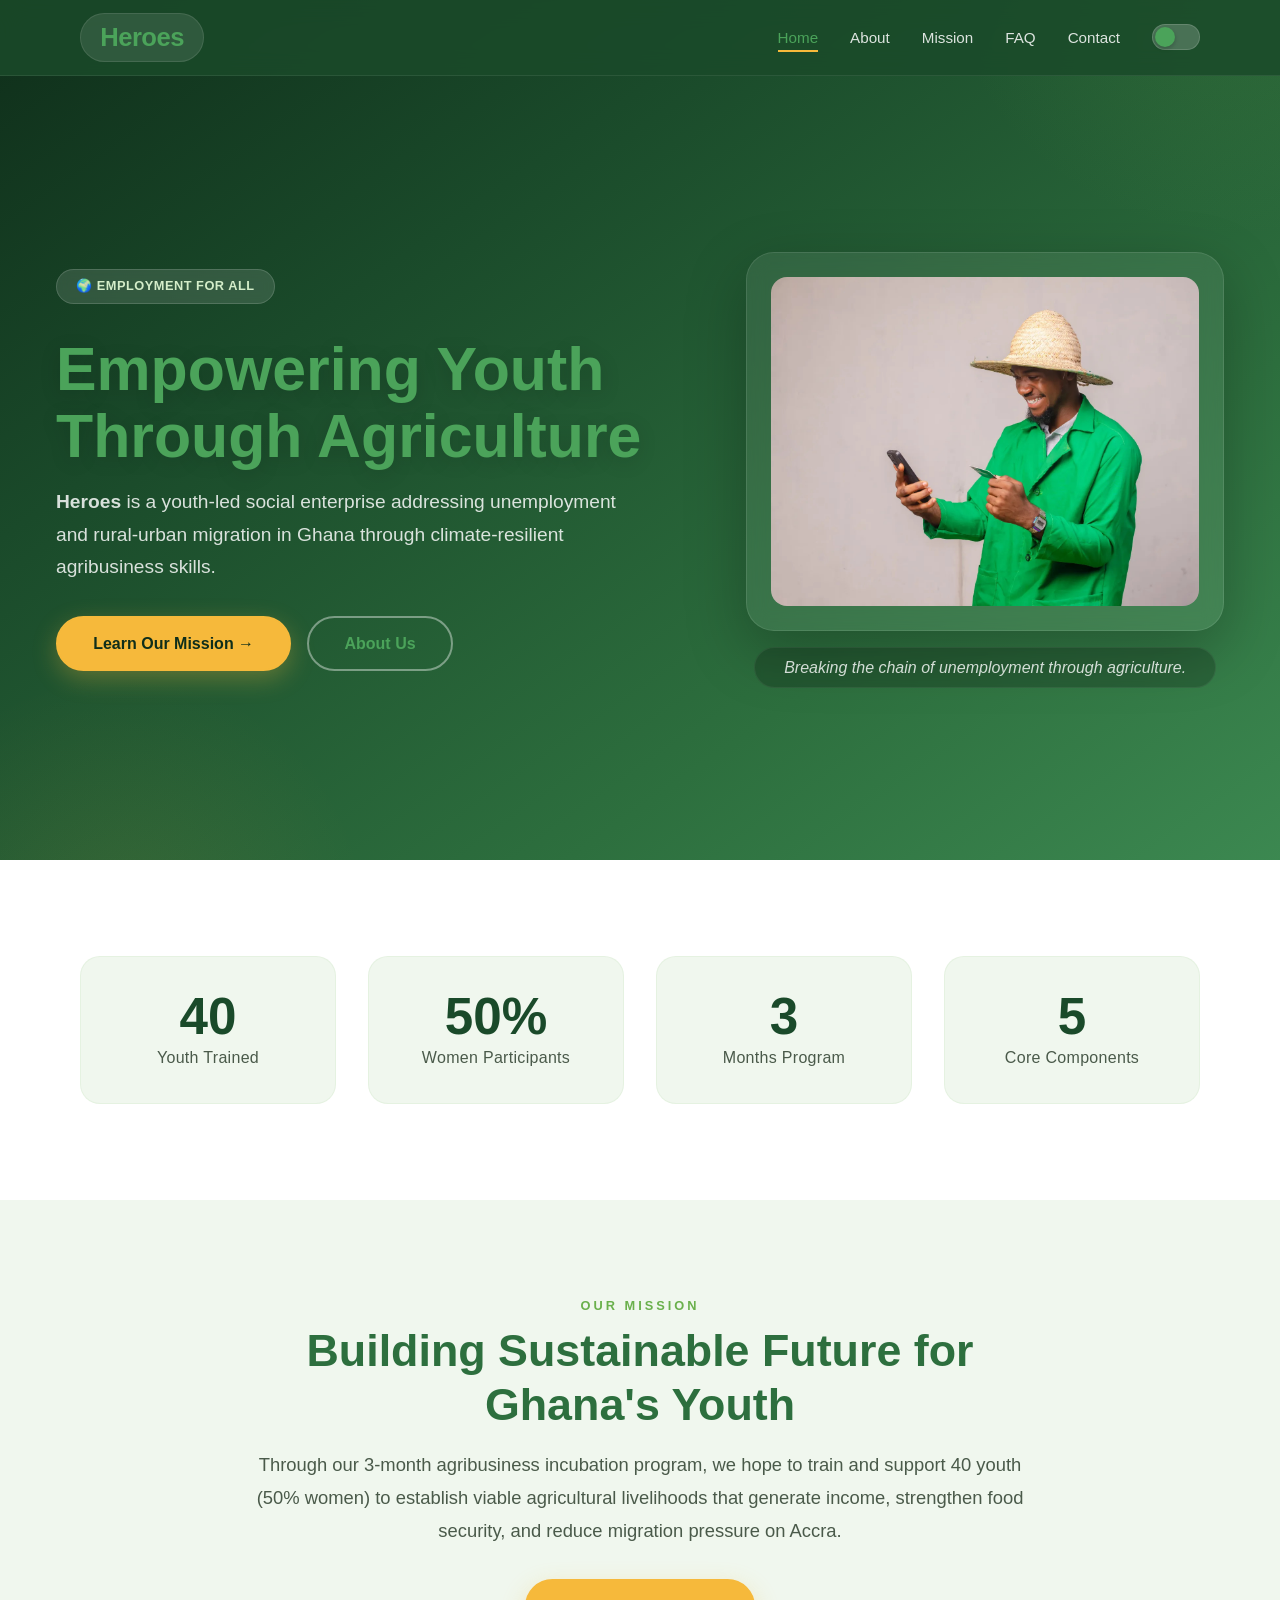
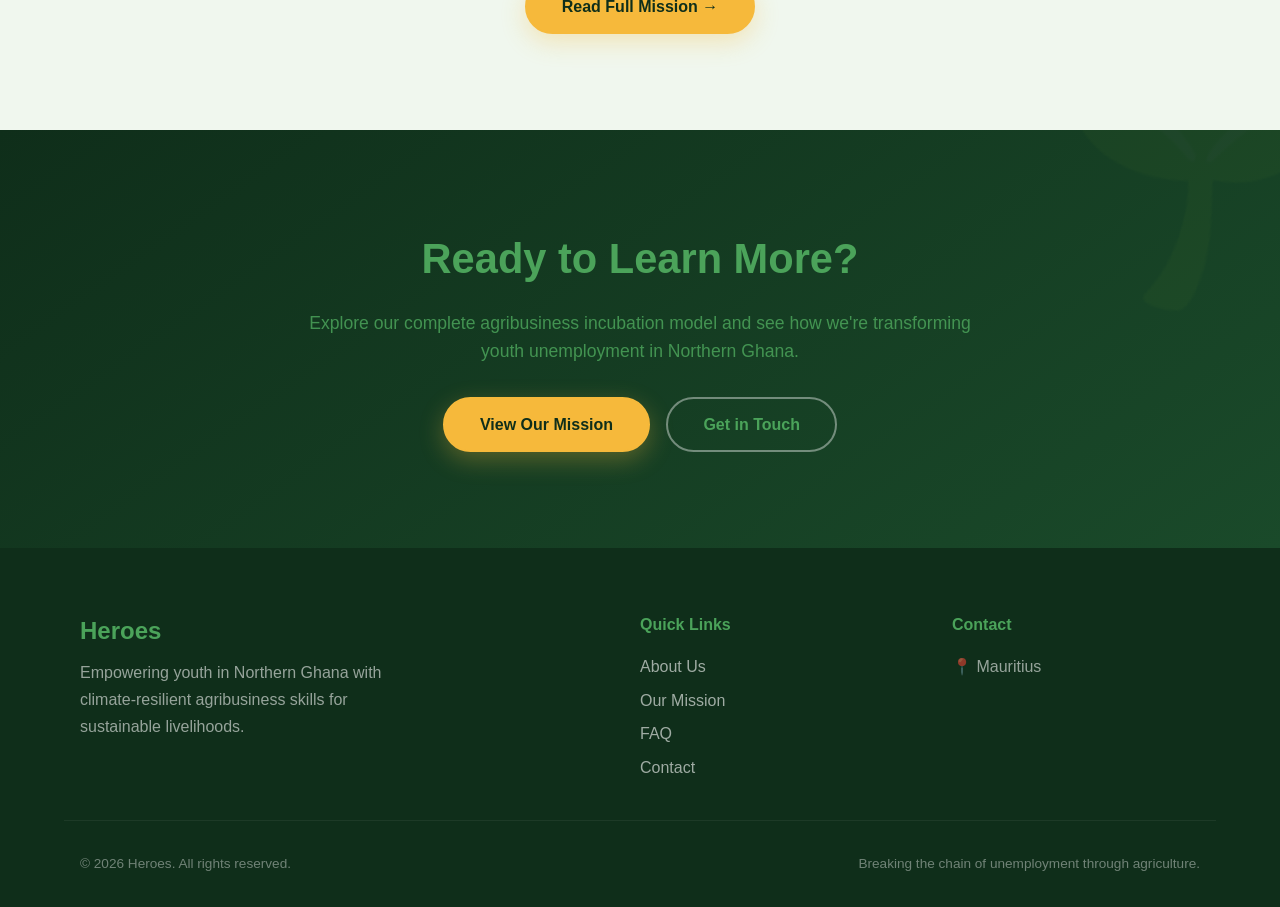
<file: index.html>
<!DOCTYPE html>
<html lang="en">
<head>
    <meta charset="UTF-8" />
    <meta name="viewport" content="width=device-width, initial-scale=1.0" />
    <title>Heroes – Home</title>
    <link rel="stylesheet" href="styles.css" />
    <link rel="stylesheet" href="darkmode.css?v=2" />
</head>
<body data-page="home">

    <!-- ===== HEADER & NAVIGATION ===== -->
    <header class="site-header">
        <div class="container nav-container">
            <a href="index.html" class="brand">Heroes</a>
            <nav class="primary-nav" aria-label="Main navigation">
                <ul>
                    <li><a href="index.html" class="active">Home</a></li>
                    <li><a href="about.html">About</a></li>
                    <li><a href="mission.html">Mission</a></li>
                    <li><a href="faq.html">FAQ</a></li>
                    <li><a href="contact.html">Contact</a></li>
                    <li>
                        <label class="theme-switch" for="theme-toggle">
                            <input type="checkbox" id="theme-toggle" />
                            <span class="switch-slider"></span>
                        </label>
                    </li>
                </ul>
            </nav>
           
            <button class="mobile-menu-toggle" id="menuToggle" aria-label="Toggle menu">
                <span></span><span></span><span></span>
            </button>
        </div>
    </header>

    <main>
        <!-- ===== HERO SECTION ===== -->
        <section class="hero">
            <div class="container hero-grid">
                <div class="hero-content">
                    <span class="hero-badge">🌍 Employment for All</span>
                    <h1 class="hero-title">Empowering Youth Through Agriculture</h1>
                    <p class="hero-description">
                        <strong>Heroes</strong> is a youth-led social enterprise addressing unemployment and rural-urban migration in Ghana through climate-resilient agribusiness skills.
                    </p>
                    <div class="hero-actions">
                        <a href="mission.html" class="btn btn-primary">Learn Our Mission →</a>
                        <a href="about.html" class="btn btn-outline">About Us</a>
                    </div>
                </div>
                <div class="hero-visual">
                    <div class="hero-image-placeholder">
                        <img src="pics/farming.jpg" alt="Youth working in agriculture – sustainable farming" />
                    </div> 
                    <p class="hero-caption">Breaking the chain of unemployment through agriculture.</p>
                </div>
            </div>
        </section>

        <!-- ===== STATS SECTION ===== -->
        <section class="stats-section">
            <div class="container stats-grid">
                <div class="stat-item">
                    <span class="stat-number">40</span>
                    <span class="stat-label">Youth Trained</span>
                </div>
                <div class="stat-item">
                    <span class="stat-number">50%</span>
                    <span class="stat-label">Women Participants</span>
                </div>
                <div class="stat-item">
                    <span class="stat-number">3</span>
                    <span class="stat-label">Months Program</span>
                </div>
                <div class="stat-item">
                    <span class="stat-number">5</span>
                    <span class="stat-label">Core Components</span>
                </div>
            </div>
        </section>

        <!-- ===== MISSION SECTION ===== -->
        <section class="mission-section">
            <div class="container">
                <div class="mission-content">
                    <span class="section-label">OUR MISSION</span>
                    <h2 class="section-title">Building Sustainable Future for Ghana's Youth</h2>
                    <p class="mission-text">
                        Through our 3-month agribusiness incubation program, we hope to train and support 40 youth (50% women) to establish viable agricultural livelihoods that generate income, strengthen food security, and reduce migration pressure on Accra.
                    </p>
                    <a href="mission.html" class="btn btn-primary">Read Full Mission →</a>
                </div>
            </div>
        </section>

        <!-- ===== CALL TO ACTION ===== -->
        <section class="cta-section">
            <div class="container cta-content">
                <h2>Ready to Learn More?</h2>
                <p>
                    Explore our complete agribusiness incubation model and see how we're transforming youth unemployment in Northern Ghana.
                </p>
                <div class="cta-buttons">
                    <a href="mission.html" class="btn btn-primary">View Our Mission</a>
                    <a href="contact.html" class="btn btn-outline">Get in Touch</a>
                </div>
            </div>
        </section>
    </main>

    <!-- ===== FOOTER ===== -->
    <footer class="site-footer">
        <div class="container footer-grid">
            <div class="footer-brand">
                <h3>Heroes</h3>
                <p>Empowering youth in Northern Ghana with climate-resilient agribusiness skills for sustainable livelihoods.</p>
            </div>
            <div class="footer-links">
                <h4>Quick Links</h4>
                <ul>
                    <li><a href="about.html">About Us</a></li>
                    <li><a href="mission.html">Our Mission</a></li>
                   <li><a href="faq.html">FAQ</a></li>
                      <li><a href="contact.html">Contact</a></li>
                </ul>
            </div>
            <div class="footer-contact">
                <h4>Contact</h4>
                <p>📍 Mauritius</p>
            </div>
        </div>
        <div class="container footer-bottom">
            <p>&copy; 2026 Heroes. All rights reserved.</p>
            <p class="footer-credits">Breaking the chain of unemployment through agriculture.</p>
        </div>
    </footer>

    <script src="main.js"></script>
    <script src="darkmode.js?v=2"></script>
</body>
</html>
</file>
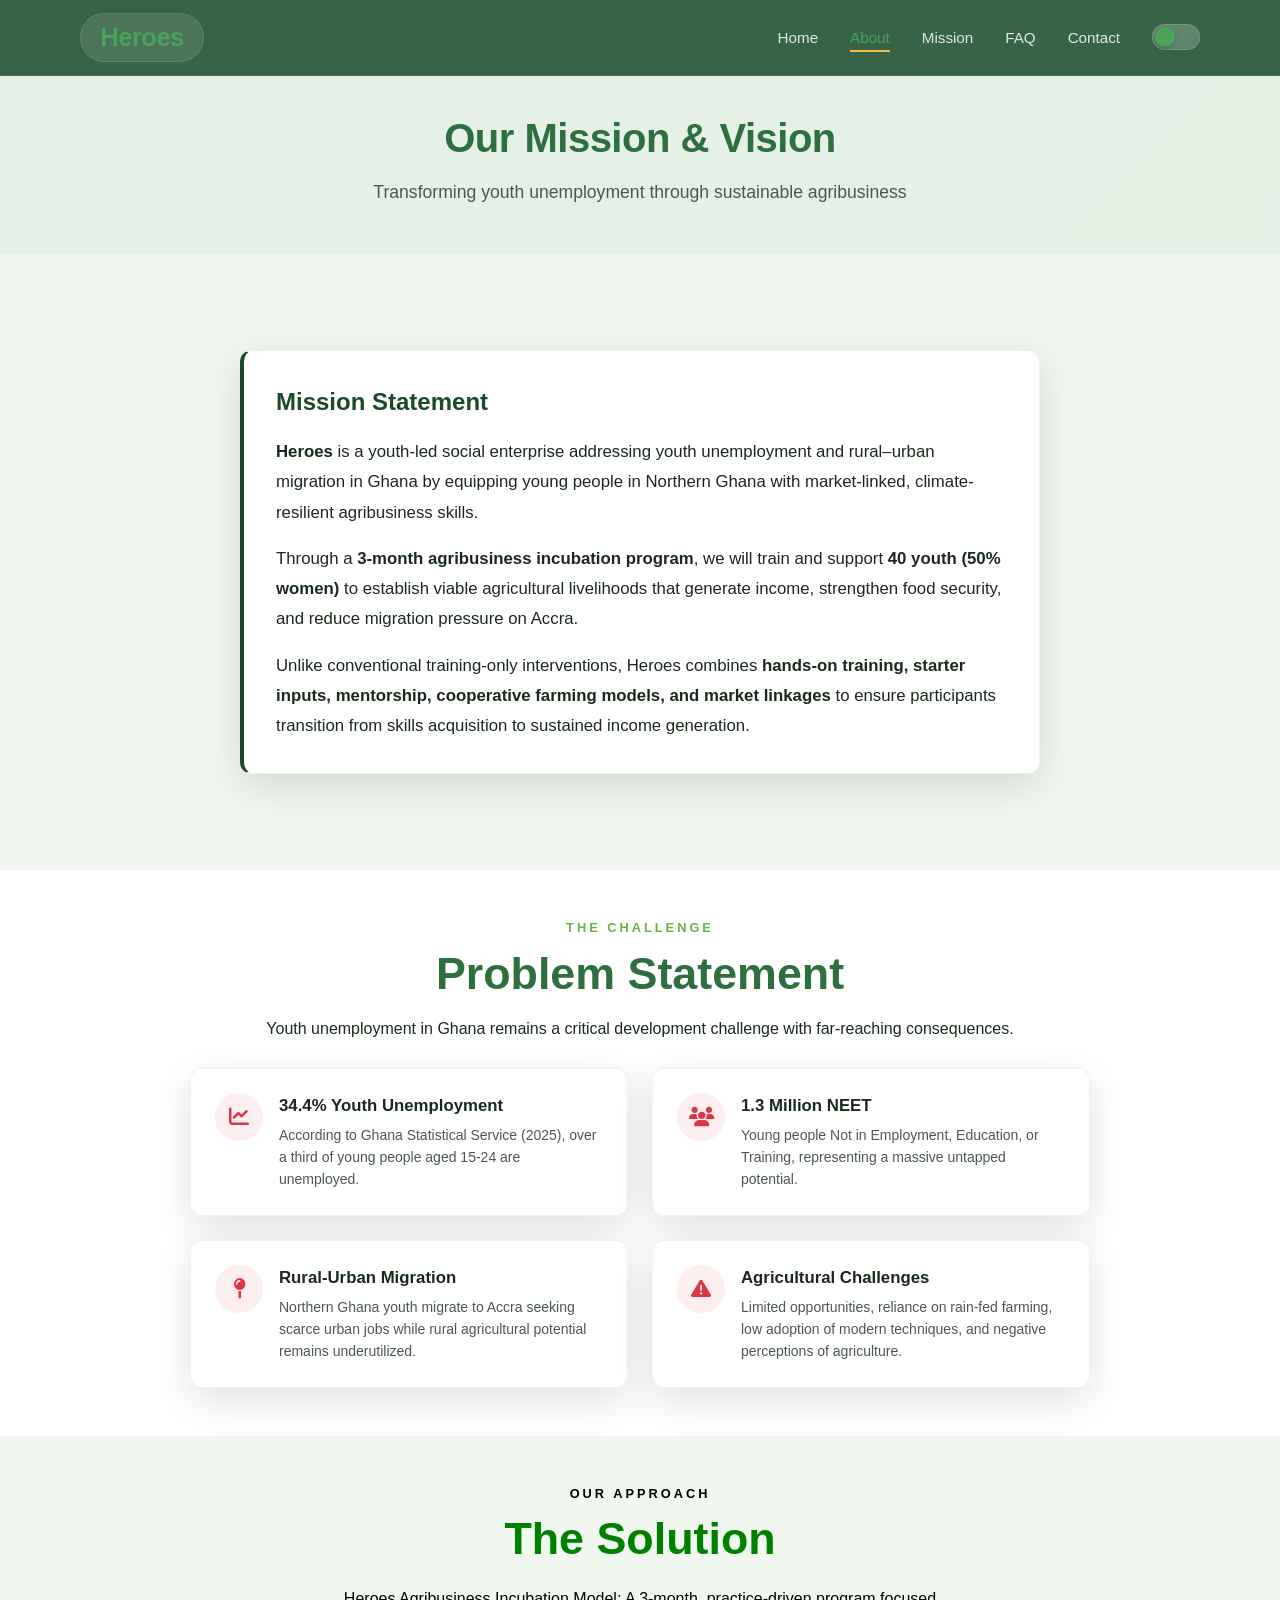
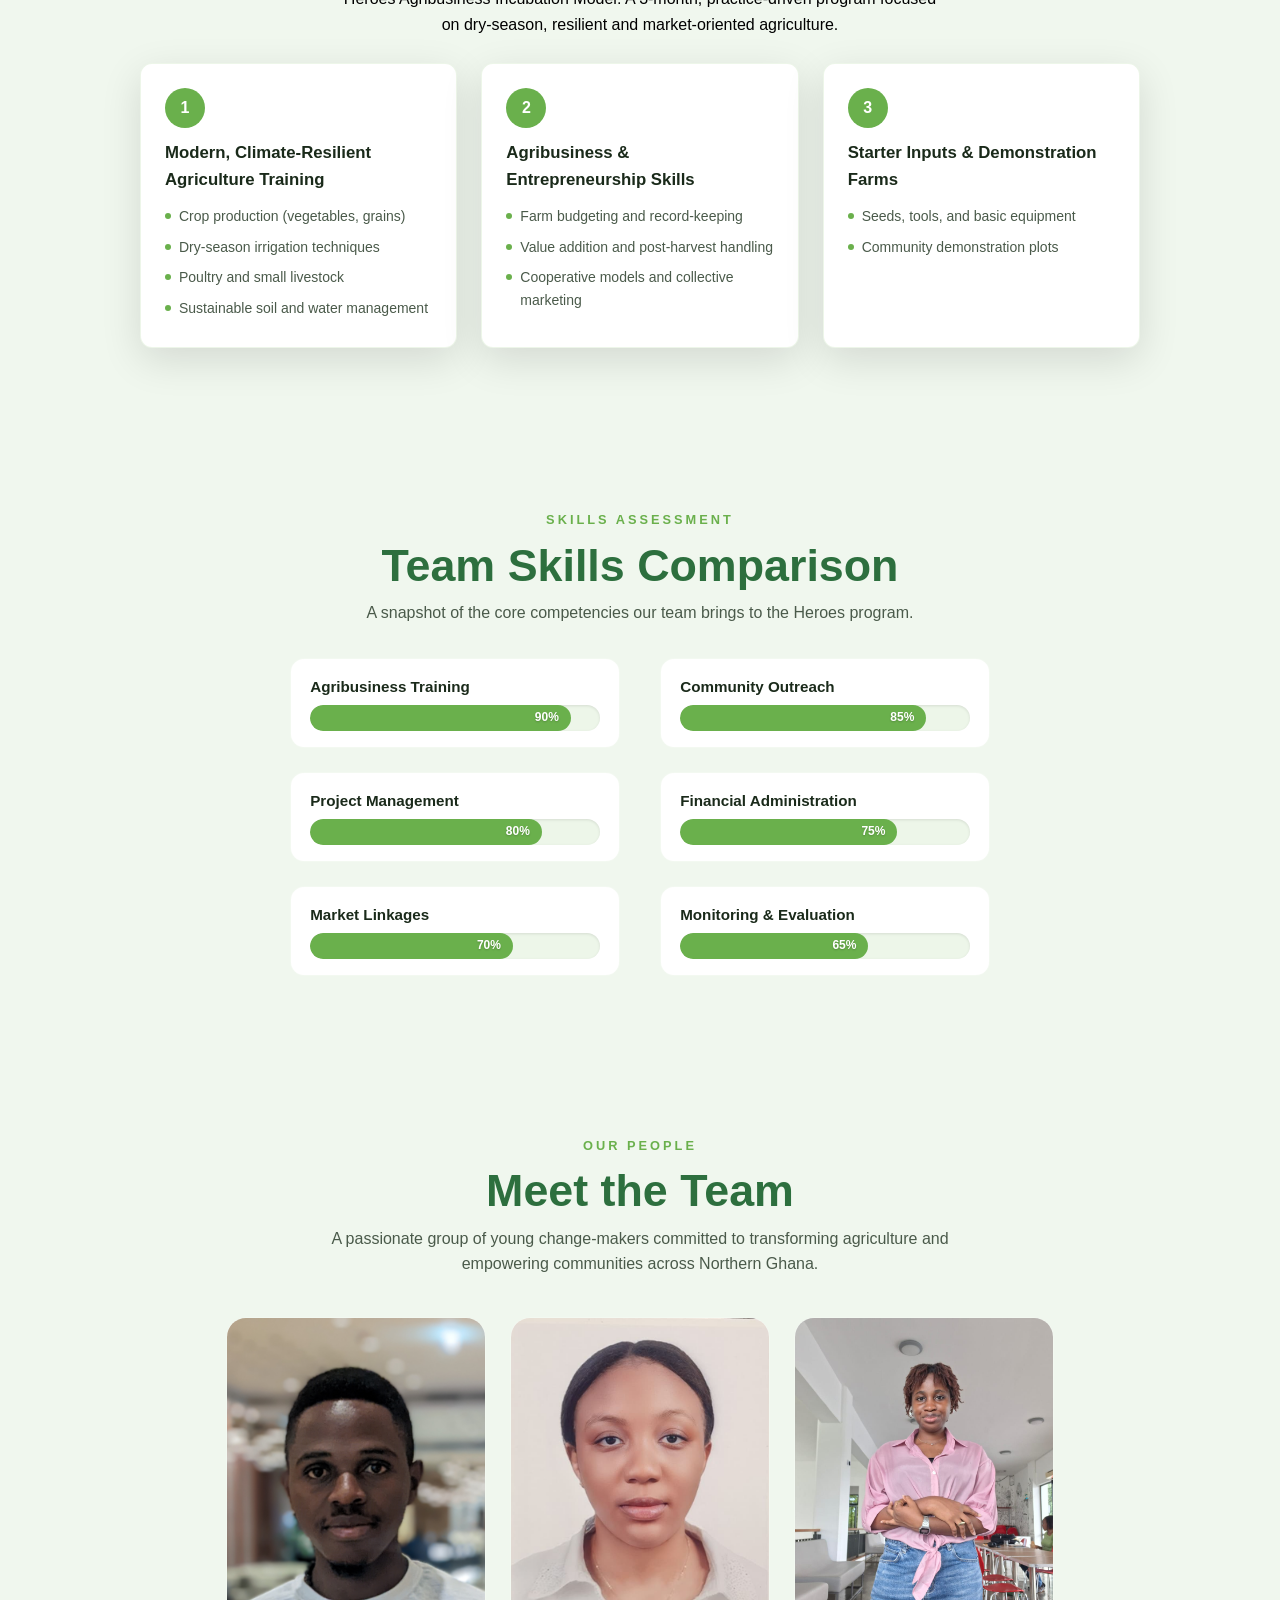
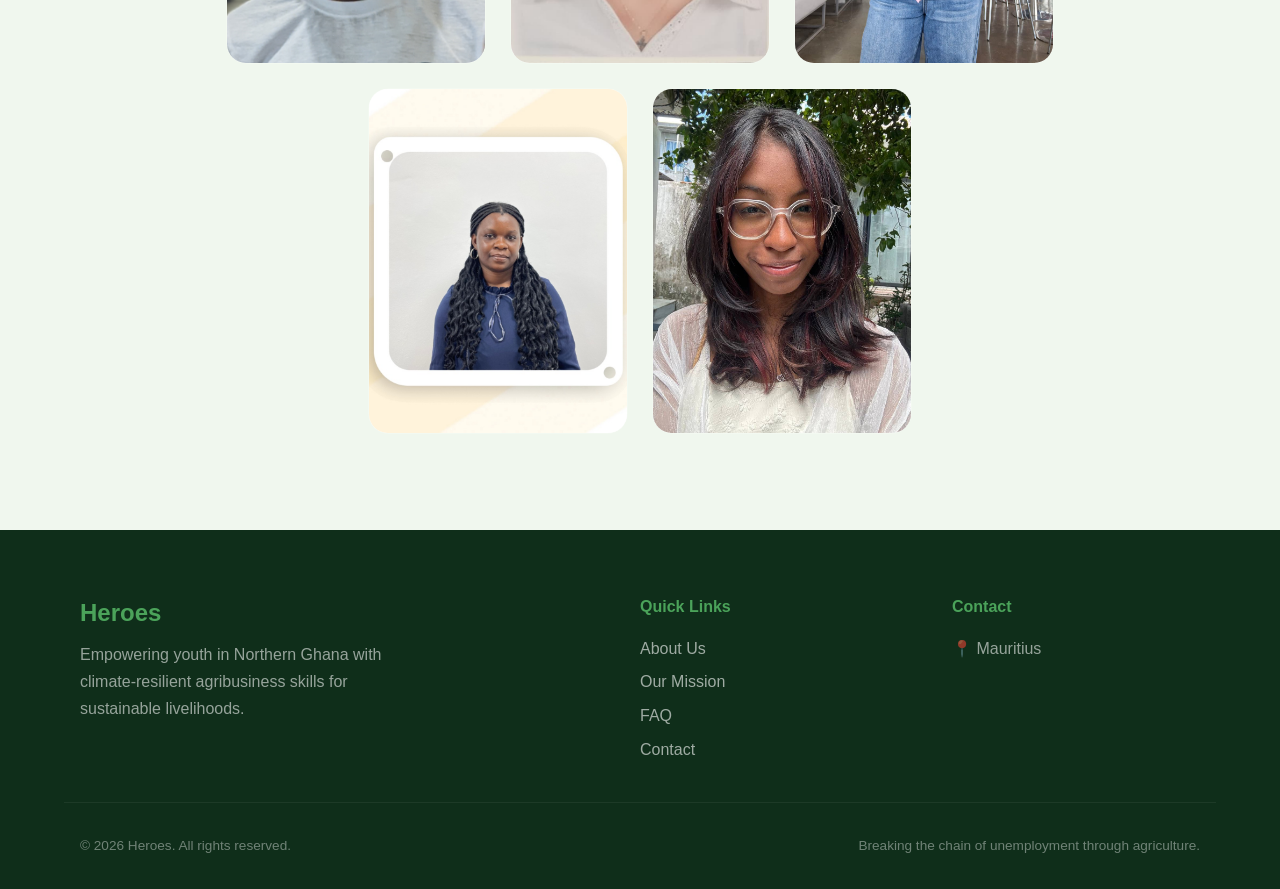
<file: about.html>
<!DOCTYPE html>
<html lang="en">
<head>
    <meta charset="UTF-8" />
    <meta name="viewport" content="width=device-width, initial-scale=1.0" />
    <title>About - Heroes</title>
    <link rel="stylesheet" href="https://cdnjs.cloudflare.com/ajax/libs/font-awesome/6.5.0/css/all.min.css" />
    <link rel="stylesheet" href="styles.css" />
    <link rel="stylesheet" href="darkmode.css?v=2" />

    <!-- ===== INLINE OVERRIDE for Team Gallery 3+2 layout ===== -->
    <style>
        /* Override the grid layout to use flexbox for 3+2 layout */
        .team-gallery {
            display: flex !important;
            flex-wrap: wrap !important;
            justify-content: center !important;
            gap: 1.5rem !important;
            max-width: 900px !important;
            margin: 0 auto !important;
        }

        .team-gallery .gallery-item {
            flex: 0 0 calc(33.33% - 1.5rem) !important;
            max-width: 260px !important;
        }

        /* On smaller screens, allow 2 per row */
        @media (max-width: 768px) {
            .team-gallery .gallery-item {
                flex: 0 0 calc(50% - 1.5rem) !important;
                max-width: 220px !important;
            }
        }

        @media (max-width: 480px) {
            .team-gallery .gallery-item {
                flex: 0 0 100% !important;
                max-width: 280px !important;
            }
        }

        /* Skills Dashboard – additional styling to match theme */
        .skills-dashboard {
            padding: 4rem 0;
            background: var(--bg);
            text-align: center;
        }

        .skills-grid {
            display: grid;
            grid-template-columns: 1fr 1fr;
            gap: 1.5rem 2.5rem;
            max-width: 700px;
            margin: 2rem auto 0;
        }

        .skill-item {
            background: var(--card-bg);
            padding: 1rem 1.2rem;
            border-radius: 14px;
            border: 1px solid var(--card-border);
            text-align: left;
            transition: transform 0.3s ease, box-shadow 0.3s ease;
        }

        .skill-item:hover {
            transform: translateY(-3px);
            box-shadow: var(--shadow);
        }

        .skill-item span {
            display: block;
            font-weight: 600;
            color: var(--text);
            margin-bottom: 0.35rem;
            font-size: 0.95rem;
        }

        .skill-bar {
            background: var(--border);
            border-radius: 40px;
            overflow: hidden;
            height: 26px;
            position: relative;
            box-shadow: inset 0 1px 3px rgba(0,0,0,0.1);
        }

        .skill-bar div {
            background: var(--accent);
            height: 100%;
            border-radius: 40px;
            display: flex;
            align-items: center;
            justify-content: flex-end;
            padding-right: 12px;
            color: white;
            font-size: 0.75rem;
            font-weight: 700;
            transition: width 0.8s ease;
            text-shadow: 0 1px 2px rgba(0,0,0,0.2);
        }

        body.dark-mode .skill-bar div {
            background: #5f9f65;
        }

        @media (max-width: 600px) {
            .skills-grid {
                grid-template-columns: 1fr;
                gap: 1rem;
            }
        }
    </style>
</head>
<body data-page="about">

    <!-- ===== HEADER & NAVIGATION ===== -->
    <header class="site-header">
        <div class="container nav-container">
            <a href="index.html" class="brand">Heroes</a>
            <nav class="primary-nav" aria-label="Main navigation">
                <ul>
                    <li><a href="index.html">Home</a></li>
                    <li><a href="about.html" class="active">About</a></li>
                    <li><a href="mission.html">Mission</a></li>
                    <li><a href="faq.html">FAQ</a></li>
                    <li><a href="contact.html">Contact</a></li>
                    <li>
                        <label class="theme-switch" for="theme-toggle">
                            <input type="checkbox" id="theme-toggle" />
                            <span class="switch-slider"></span>
                        </label>
                    </li>
                </ul>
            </nav>
            <button class="mobile-menu-toggle" id="menuToggle" aria-label="Toggle menu">
                <span></span><span></span><span></span>
            </button>
        </div>
    </header>

    <!-- ===== ABOUT HERO ===== -->
    <section class="about-hero">
        <div class="container">
            <br>
            <h1>Our Mission &amp; Vision</h1>
            <p>Transforming youth unemployment through sustainable agribusiness</p>
        </div>
    </section>

    <!-- ===== MISSION STATEMENT ===== -->
    <section class="mission-section">
        <div class="container">
            <div class="mission-card">
                <h2>Mission Statement</h2>
                <p>
                    <strong>Heroes</strong> is a youth-led social enterprise addressing youth unemployment 
                    and rural–urban migration in Ghana by equipping young people in Northern Ghana with 
                    market-linked, climate-resilient agribusiness skills.
                </p>
                <p>
                    Through a <strong>3-month agribusiness incubation program</strong>, we will train and support 
                    <strong>40 youth (50% women)</strong> to establish viable agricultural livelihoods that 
                    generate income, strengthen food security, and reduce migration pressure on Accra.
                </p>
                <p>
                    Unlike conventional training-only interventions, Heroes combines 
                    <strong>hands-on training, starter inputs, mentorship, cooperative farming models, and market linkages</strong> 
                    to ensure participants transition from skills acquisition to sustained income generation.
                </p>
            </div>
        </div>
    </section>

    <!-- ===== PROBLEM STATEMENT ===== -->
    <section class="problem-section">
        <div class="container">
            <div class="section-header">
                <span class="section-label" style="text-align: center;">The Challenge</span>
                <h2 class="section-title" style="text-align: center;">Problem Statement</h2>
                <p style="text-align: center;"> Youth unemployment in Ghana remains a critical development challenge with far-reaching consequences.</p>
            </div>
            <br>
            <div class="problem-grid">
                <div class="problem-card">
                    <div class="problem-icon">
                        <i class="fas fa-chart-line"></i>
                    </div>
                    <div>
                        <h3>34.4% Youth Unemployment</h3>
                        <p>According to Ghana Statistical Service (2025), over a third of young people aged 15-24 are unemployed.</p>
                    </div>
                </div>
                <div class="problem-card">
                    <div class="problem-icon">
                        <i class="fas fa-users"></i>
                    </div>
                    <div>
                        <h3>1.3 Million NEET</h3>
                        <p>Young people Not in Employment, Education, or Training, representing a massive untapped potential.</p>
                    </div>
                </div>
                <div class="problem-card">
                    <div class="problem-icon">
                        <i class="fas fa-map-pin"></i>
                    </div>
                    <div>
                        <h3>Rural-Urban Migration</h3>
                        <p>Northern Ghana youth migrate to Accra seeking scarce urban jobs while rural agricultural potential remains underutilized.</p>
                    </div>
                </div>
                <div class="problem-card">
                    <div class="problem-icon">
                        <i class="fas fa-triangle-exclamation"></i>
                    </div>
                    <div>
                        <h3>Agricultural Challenges</h3>
                        <p>Limited opportunities, reliance on rain-fed farming, low adoption of modern techniques, and negative perceptions of agriculture.</p>
                    </div>
                </div>
            </div>
        </div>
    </section>

    <!-- ===== SOLUTION / APPROACH ===== -->
    <section class="solution-section">
        <div class="container">
            <div class="section-header">
                <span class="section-label" style="text-align: center; color: black;">Our Approach</span>
                <h2 class="section-title" style="text-align: center; color: green;">The Solution</h2>
                <p style="color: var(--text-muted); max-width: 600px; margin: 20px auto 0 auto; text-align: center; color: black;">
                    Heroes Agribusiness Incubation Model: A 3-month, practice-driven program focused on dry-season, resilient and market-oriented agriculture.
                </p>
            </div>
            <br>
            <div class="solution-grid" style="margin-bottom: 50px;">
                <div class="solution-card">
                    <div class="step">1</div>
                    <h3>Modern, Climate-Resilient Agriculture Training</h3>
                    <ul>
                        <li>Crop production (vegetables, grains)</li>
                        <li>Dry-season irrigation techniques</li>
                        <li>Poultry and small livestock</li>
                        <li>Sustainable soil and water management</li>
                    </ul>
                </div>

                <div class="solution-card">
                    <div class="step">2</div>
                    <h3>Agribusiness &amp; Entrepreneurship Skills</h3>
                    <ul>
                        <li>Farm budgeting and record-keeping</li>
                        <li>Value addition and post-harvest handling</li>
                        <li>Cooperative models and collective marketing</li>
                    </ul>
                </div>

                <div class="solution-card">
                    <div class="step">3</div>
                    <h3>Starter Inputs &amp; Demonstration Farms</h3>
                    <ul>
                        <li>Seeds, tools, and basic equipment</li>
                        <li>Community demonstration plots</li>
                    </ul>
                </div>
            </div>
        </div> 
    </section>

     <!-- ================================================================
         SKILLS DASHBOARD 
         ================================================================ -->
    <section class="skills-dashboard">
        <div class="container">
            <span class="section-label">SKILLS ASSESSMENT</span>
            <h2 class="section-title">Team Skills Comparison</h2>
            <p style="color: var(--text-muted); max-width: 600px; margin: -0.5rem auto 2rem; text-align: center;">
                A snapshot of the core competencies our team brings to the Heroes program.
            </p>

            <div class="skills-grid">
                <div class="skill-item">
                    <span>Agribusiness Training</span>
                    <div class="skill-bar"><div style="width: 90%;">90%</div></div>
                </div>
                <div class="skill-item">
                    <span>Community Outreach</span>
                    <div class="skill-bar"><div style="width: 85%;">85%</div></div>
                </div>
                <div class="skill-item">
                    <span>Project Management</span>
                    <div class="skill-bar"><div style="width: 80%;">80%</div></div>
                </div>
                <div class="skill-item">
                    <span>Financial Administration</span>
                    <div class="skill-bar"><div style="width: 75%;">75%</div></div>
                </div>
                <div class="skill-item">
                    <span>Market Linkages</span>
                    <div class="skill-bar"><div style="width: 70%;">70%</div></div>
                </div>
                <div class="skill-item">
                    <span>Monitoring &amp; Evaluation</span>
                    <div class="skill-bar"><div style="width: 65%;">65%</div></div>
                </div>
            </div>
        </div>
    </section>

    <!-- ================================================================
         TEAM GALLERY 
         ================================================================ -->
    <section class="team-section">
        <div class="container">
            <span class="section-label" style="text-align: center;" >OUR PEOPLE</span>
            <h2 class="section-title" style="text-align: center;" >Meet the Team</h2>
            <p style="color: var(--text-muted); max-width: 640px; margin: -0.5rem auto 2.5rem; text-align: center;">
                A passionate group of young change-makers committed to transforming
                agriculture and empowering communities across Northern Ghana.
            </p>

            <div class="team-gallery">
                <!-- Member 1 -->
                <div class="gallery-item">
                    <div class="gallery-img">
                        <img src="pics/tm.png" alt="Thierry" />
                    </div>
                    <div class="gallery-overlay">
                        <h3 class="gallery-name">Thierry</h3>
                        <span class="gallery-role">Project Lead</span>
                        <p class="gallery-bio">
                            Oversees the full program cycle — from recruitment to graduation.
                            Ensures every training module aligns with real market needs.
                        </p>
                    </div>
                </div>

                <!-- Member 2 -->
                <div class="gallery-item">
                    <div class="gallery-img">
                        <img src="pics/debbie.jpeg" alt="Debbie" />
                    </div>
                    <div class="gallery-overlay">
                        <h3 class="gallery-name">Debbie</h3>
                        <span class="gallery-role">Operations Coordinator</span>
                        <p class="gallery-bio">
                            Manages day-to-day logistics, scheduling, and resource allocation
                            so the team can focus on what matters — the youth.
                        </p>
                    </div>
                </div>

                <!-- Member 3 -->
                <div class="gallery-item">
                    <div class="gallery-img">
                        <img src="pics/nwandoo.jpeg" alt="Nwando" />
                    </div>
                    <div class="gallery-overlay">
                        <h3 class="gallery-name">Nwando</h3>
                        <span class="gallery-role">Agricultural Trainer</span>
                        <p class="gallery-bio">
                            Leads hands-on training in crop production, irrigation, and
                            livestock management using climate-resilient techniques.
                        </p>
                    </div>
                </div>

                <!-- Member 4 -->
                <div class="gallery-item">
                    <div class="gallery-img">
                        <img src="pics/patience.jpeg" alt="Patience" />
                    </div>
                    <div class="gallery-overlay">
                        <h3 class="gallery-name">Patience</h3>
                        <span class="gallery-role">Community Outreach Lead</span>
                        <p class="gallery-bio">
                            Builds relationships with local communities, schools, and partners
                            to drive participation and long-term engagement.
                        </p>
                    </div>
                </div>

                <!-- Member 5 -->
                <div class="gallery-item">
                    <div class="gallery-img">
                        <img src="pics/mypicture.jpeg" alt="Shania" />
                    </div>
                    <div class="gallery-overlay">
                        <h3 class="gallery-name">Shania</h3>
                        <span class="gallery-role">Finance &amp; Administration</span>
                        <p class="gallery-bio">
                            Keeps the project on track financially — budgeting, reporting,
                            and ensuring transparency with donors and stakeholders.
                        </p>
                    </div>
                </div>
            </div>
        </div>
    </section>

   

    <!-- ===== FOOTER ===== -->
    <footer class="site-footer">
        <div class="container footer-grid">
            <div class="footer-brand">
                <h3>Heroes</h3>
                <p>Empowering youth in Northern Ghana with climate-resilient agribusiness skills for sustainable livelihoods.</p>
            </div>
            <div class="footer-links">
                <h4>Quick Links</h4>
                <ul>
                    <li><a href="about.html">About Us</a></li>
                    <li><a href="mission.html">Our Mission</a></li>
                    <li><a href="faq.html">FAQ</a></li>
                      <li><a href="contact.html">Contact</a></li>
                </ul>
            </div>
            <div class="footer-contact">
                <h4>Contact</h4>
                <p>📍 Mauritius</p>
            </div>
        </div>
        <div class="container footer-bottom">
            <p>&copy; 2026 Heroes. All rights reserved.</p>
            <p class="footer-credits">Breaking the chain of unemployment through agriculture.</p>
        </div>
    </footer>

    <script src="darkmode.js"></script>
    <!-- Mobile menu toggle script -->
    <script>
        document.addEventListener('DOMContentLoaded', function() {
            const toggle = document.getElementById('menuToggle');
            const nav = document.querySelector('.primary-nav');
            if (toggle && nav) {
                toggle.addEventListener('click', function(e) {
                    e.stopPropagation();
                    nav.classList.toggle('open');
                    toggle.classList.toggle('open');
                });
                nav.querySelectorAll('a').forEach(function(link) {
                    link.addEventListener('click', function() {
                        nav.classList.remove('open');
                        toggle.classList.remove('open');
                    });
                });
            }
        });
    </script>
</body>
</html>
</file>
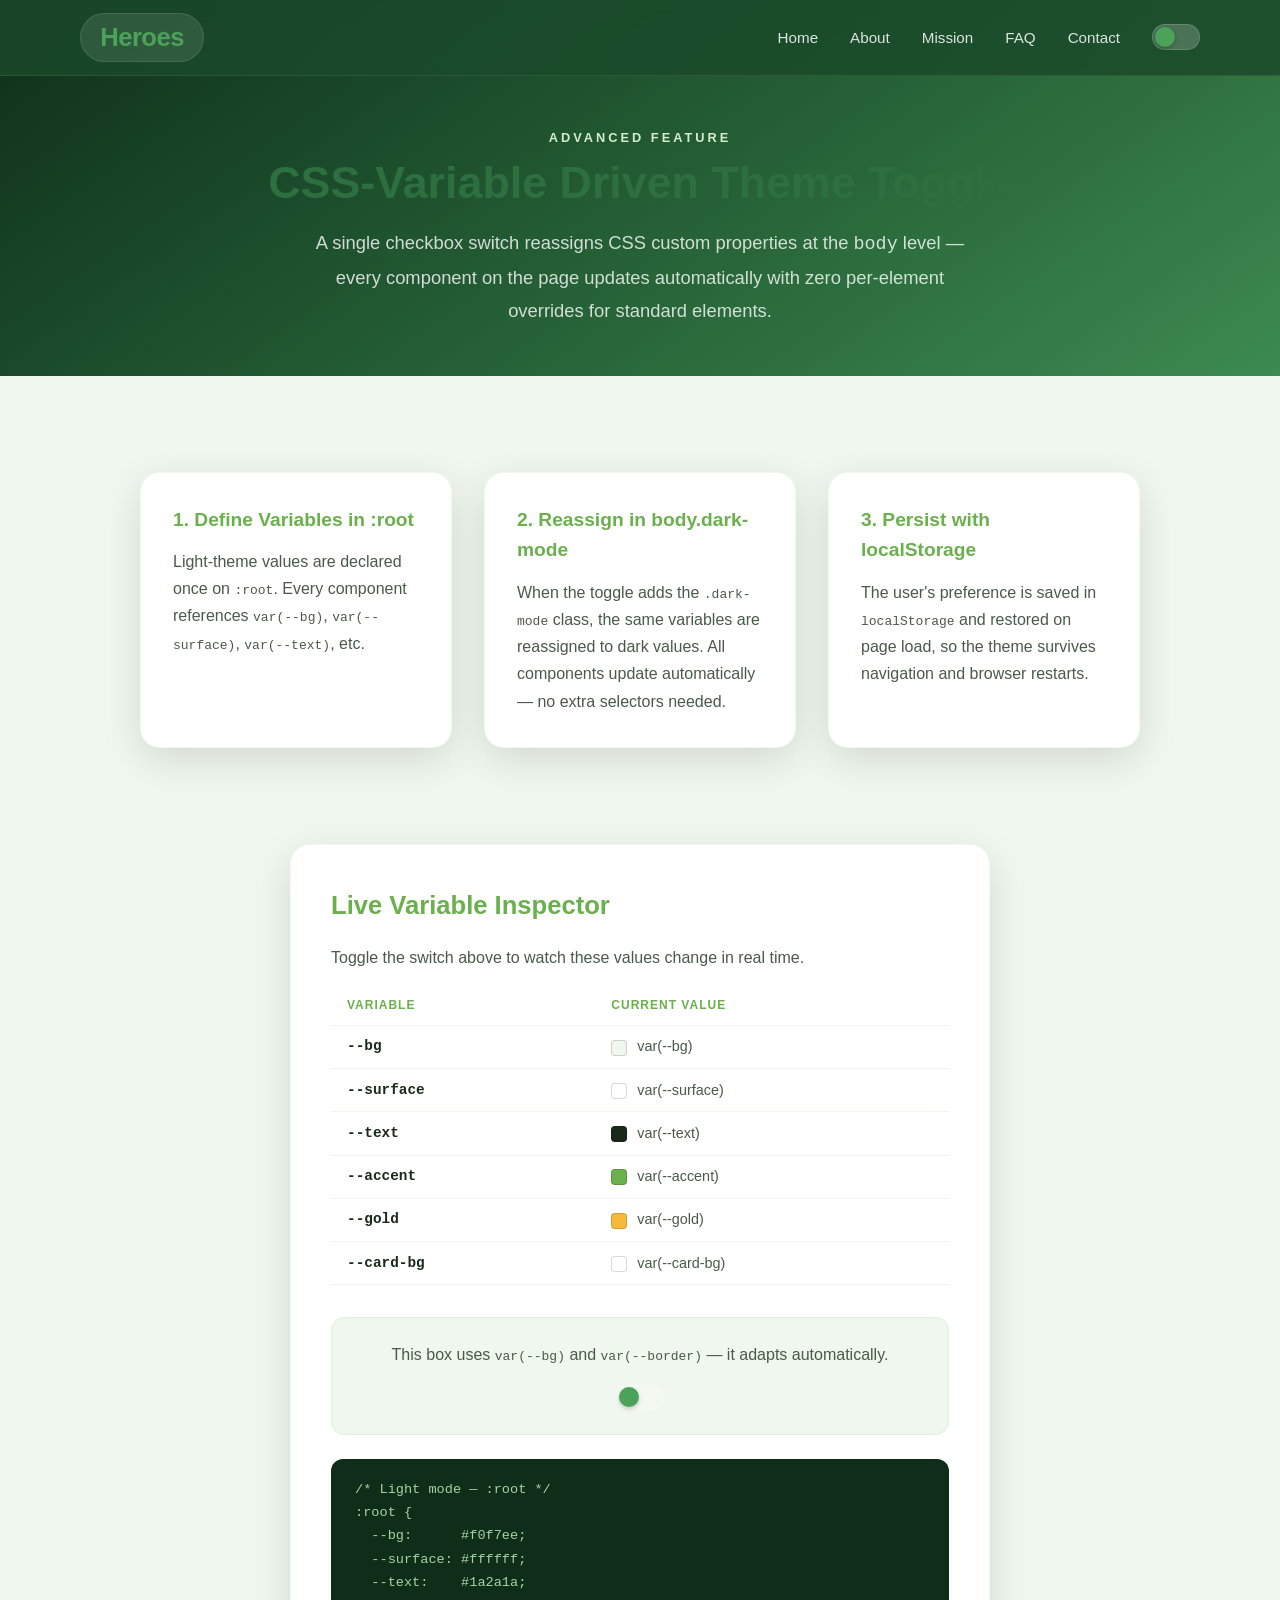
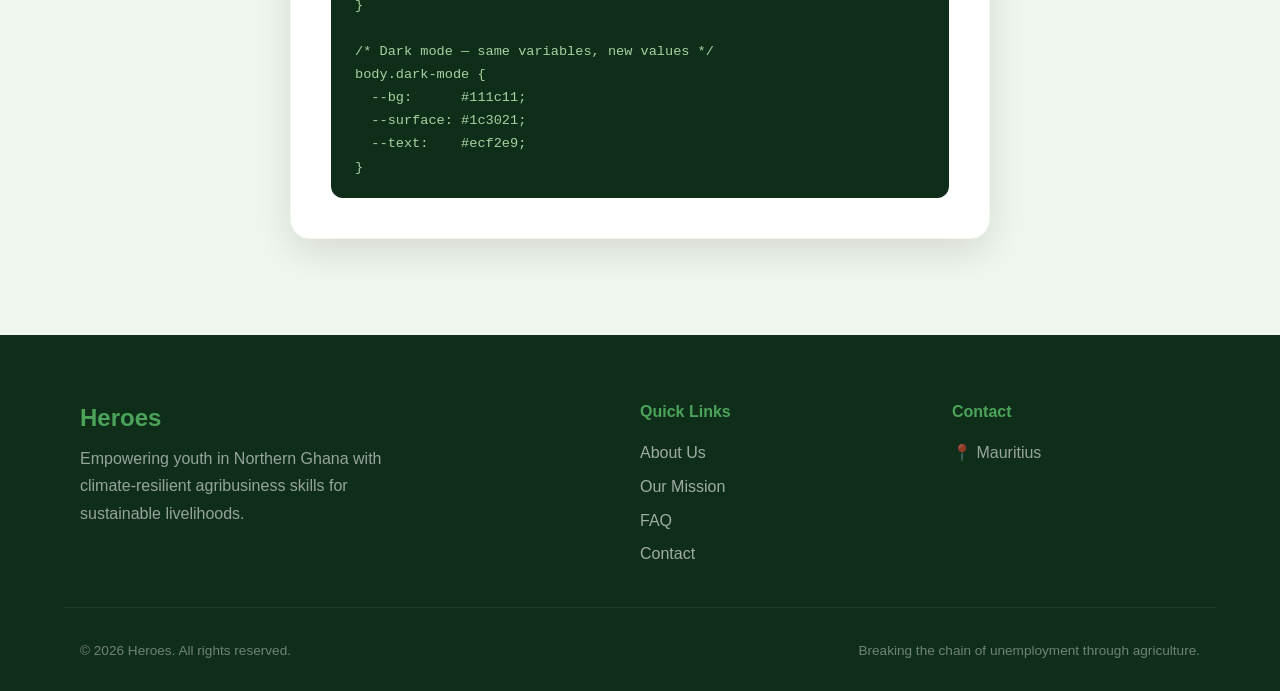
<file: advanced-feature.html>
<!DOCTYPE html>
<html lang="en">
<head>
    <meta charset="UTF-8" />
    <meta name="viewport" content="width=device-width, initial-scale=1.0" />
    <title>Advanced Feature – CSS-Variable Driven Theme Toggle</title>
    <link rel="stylesheet" href="styles.css" />
</head>
<body data-page="advanced">

    <!-- ===== HEADER & NAVIGATION ===== -->
    <header class="site-header">
        <div class="container nav-container">
            <a href="index.html" class="brand">Heroes</a>
            <nav class="primary-nav" aria-label="Main navigation">
                <ul>
                    <li><a href="index.html">Home</a></li>
                    <li><a href="about.html">About</a></li>
                    <li><a href="mission.html">Mission</a></li>
                    <li><a href="faq.html">FAQ</a></li>
                    <li><a href="contact.html">Contact</a></li>
                    <li>
                        <label class="theme-switch" for="theme-toggle">
                            <input type="checkbox" id="theme-toggle" />
                            <span class="switch-slider"></span>
                        </label>
                    </li>
                </ul>
            </nav>
            <button class="mobile-menu-toggle" id="menuToggle" aria-label="Toggle menu">
                <span></span><span></span><span></span>
            </button>
        </div>
    </header>

    <main>
        <!-- ===== HERO ===== -->
        <section class="feature-hero">
            <div class="container">
                <span class="section-label">ADVANCED FEATURE</span>
                <h1 class="section-title">CSS-Variable Driven Theme Toggle</h1>
                <p class="feature-hero-desc">
                    A single checkbox switch reassigns CSS custom properties at the
                    <code>body</code> level — every component on the page updates
                    automatically with zero per-element overrides for standard elements.
                </p>
            </div>
        </section>

        <!-- ===== HOW IT WORKS ===== -->
        <section class="feature-section">
            <div class="container">
                <div class="feature-grid">
                    <div class="feature-card">
                        <h3>1. Define Variables in :root</h3>
                        <p>
                            Light-theme values are declared once on <code>:root</code>.
                            Every component references <code>var(--bg)</code>,
                            <code>var(--surface)</code>, <code>var(--text)</code>, etc.
                        </p>
                    </div>
                    <div class="feature-card">
                        <h3>2. Reassign in body.dark-mode</h3>
                        <p>
                            When the toggle adds the <code>.dark-mode</code> class,
                            the same variables are reassigned to dark values.
                            All components update automatically — no extra selectors needed.
                        </p>
                    </div>
                    <div class="feature-card">
                        <h3>3. Persist with localStorage</h3>
                        <p>
                            The user's preference is saved in <code>localStorage</code>
                            and restored on page load, so the theme survives navigation
                            and browser restarts.
                        </p>
                    </div>
                </div>
            </div>
        </section>

        <!-- ===== LIVE DEMO ===== -->
        <section class="feature-section" style="padding-top: 0;">
            <div class="container">
                <div class="demo-panel">
                    <h2>Live Variable Inspector</h2>
                    <p style="color: var(--text-muted); margin-bottom: 0.5rem;">
                        Toggle the switch above to watch these values change in real time.
                    </p>

                    <table class="var-table">
                        <thead>
                            <tr>
                                <th>Variable</th>
                                <th>Current Value</th>
                            </tr>
                        </thead>
                        <tbody>
                            <tr>
                                <td>--bg</td>
                                <td><span class="color-swatch" style="background: var(--bg);"></span> var(--bg)</td>
                            </tr>
                            <tr>
                                <td>--surface</td>
                                <td><span class="color-swatch" style="background: var(--surface);"></span> var(--surface)</td>
                            </tr>
                            <tr>
                                <td>--text</td>
                                <td><span class="color-swatch" style="background: var(--text);"></span> var(--text)</td>
                            </tr>
                            <tr>
                                <td>--accent</td>
                                <td><span class="color-swatch" style="background: var(--accent);"></span> var(--accent)</td>
                            </tr>
                            <tr>
                                <td>--gold</td>
                                <td><span class="color-swatch" style="background: var(--gold);"></span> var(--gold)</td>
                            </tr>
                            <tr>
                                <td>--card-bg</td>
                                <td><span class="color-swatch" style="background: var(--card-bg);"></span> var(--card-bg)</td>
                            </tr>
                        </tbody>
                    </table>

                    <div class="toggle-demo-area">
                        <p>This box uses <code>var(--bg)</code> and <code>var(--border)</code> — it adapts automatically.</p>
                        <label class="theme-switch" for="theme-toggle-2">
                            <input type="checkbox" id="theme-toggle-2" />
                            <span class="switch-slider"></span>
                        </label>
                    </div>

                    <div class="code-block"><span class="cmt">/* Light mode — :root */</span>
<span class="sel">:root</span> {
  <span class="kw">--bg</span>:      <span class="val">#f0f7ee</span>;
  <span class="kw">--surface</span>: <span class="val">#ffffff</span>;
  <span class="kw">--text</span>:    <span class="val">#1a2a1a</span>;
}

<span class="cmt">/* Dark mode — same variables, new values */</span>
<span class="sel">body.dark-mode</span> {
  <span class="kw">--bg</span>:      <span class="val">#111c11</span>;
  <span class="kw">--surface</span>: <span class="val">#1c3021</span>;
  <span class="kw">--text</span>:    <span class="val">#ecf2e9</span>;
}</div>
                </div>
            </div>
        </section>
    </main>

    <!-- ===== FOOTER ===== -->
    <footer class="site-footer">
        <div class="container footer-grid">
            <div class="footer-brand">
                <h3>Heroes</h3>
                <p>Empowering youth in Northern Ghana with climate-resilient agribusiness skills for sustainable livelihoods.</p>
            </div>
            <div class="footer-links">
                <h4>Quick Links</h4>
                <ul>
                    <li><a href="about.html">About Us</a></li>
                    <li><a href="mission.html">Our Mission</a></li>
                   <li><a href="faq.html">FAQ</a></li>
                      <li><a href="contact.html">Contact</a></li>
                </ul>
            </div>
            <div class="footer-contact">
                <h4>Contact</h4>
                <p>📍 Mauritius</p>
            </div>
        </div>
        <div class="container footer-bottom">
            <p>&copy; 2026 Heroes. All rights reserved.</p>
            <p class="footer-credits">Breaking the chain of unemployment through agriculture.</p>
        </div>
    </footer>

    <script src="darkmode.js"></script>
    <script>
        const toggle2 = document.getElementById("theme-toggle-2");
        if (toggle2) {
            if (document.body.classList.contains("dark-mode")) toggle2.checked = true;
            toggle2.addEventListener("change", () => {
                if (toggle2.checked) {
                    document.body.classList.add("dark-mode");
                    localStorage.setItem("theme", "dark");
                } else {
                    document.body.classList.remove("dark-mode");
                    localStorage.setItem("theme", "light");
                }
                const navToggle = document.getElementById("theme-toggle");
                if (navToggle) navToggle.checked = toggle2.checked;
            });
        }
    </script>
</body>
</html>
</file>
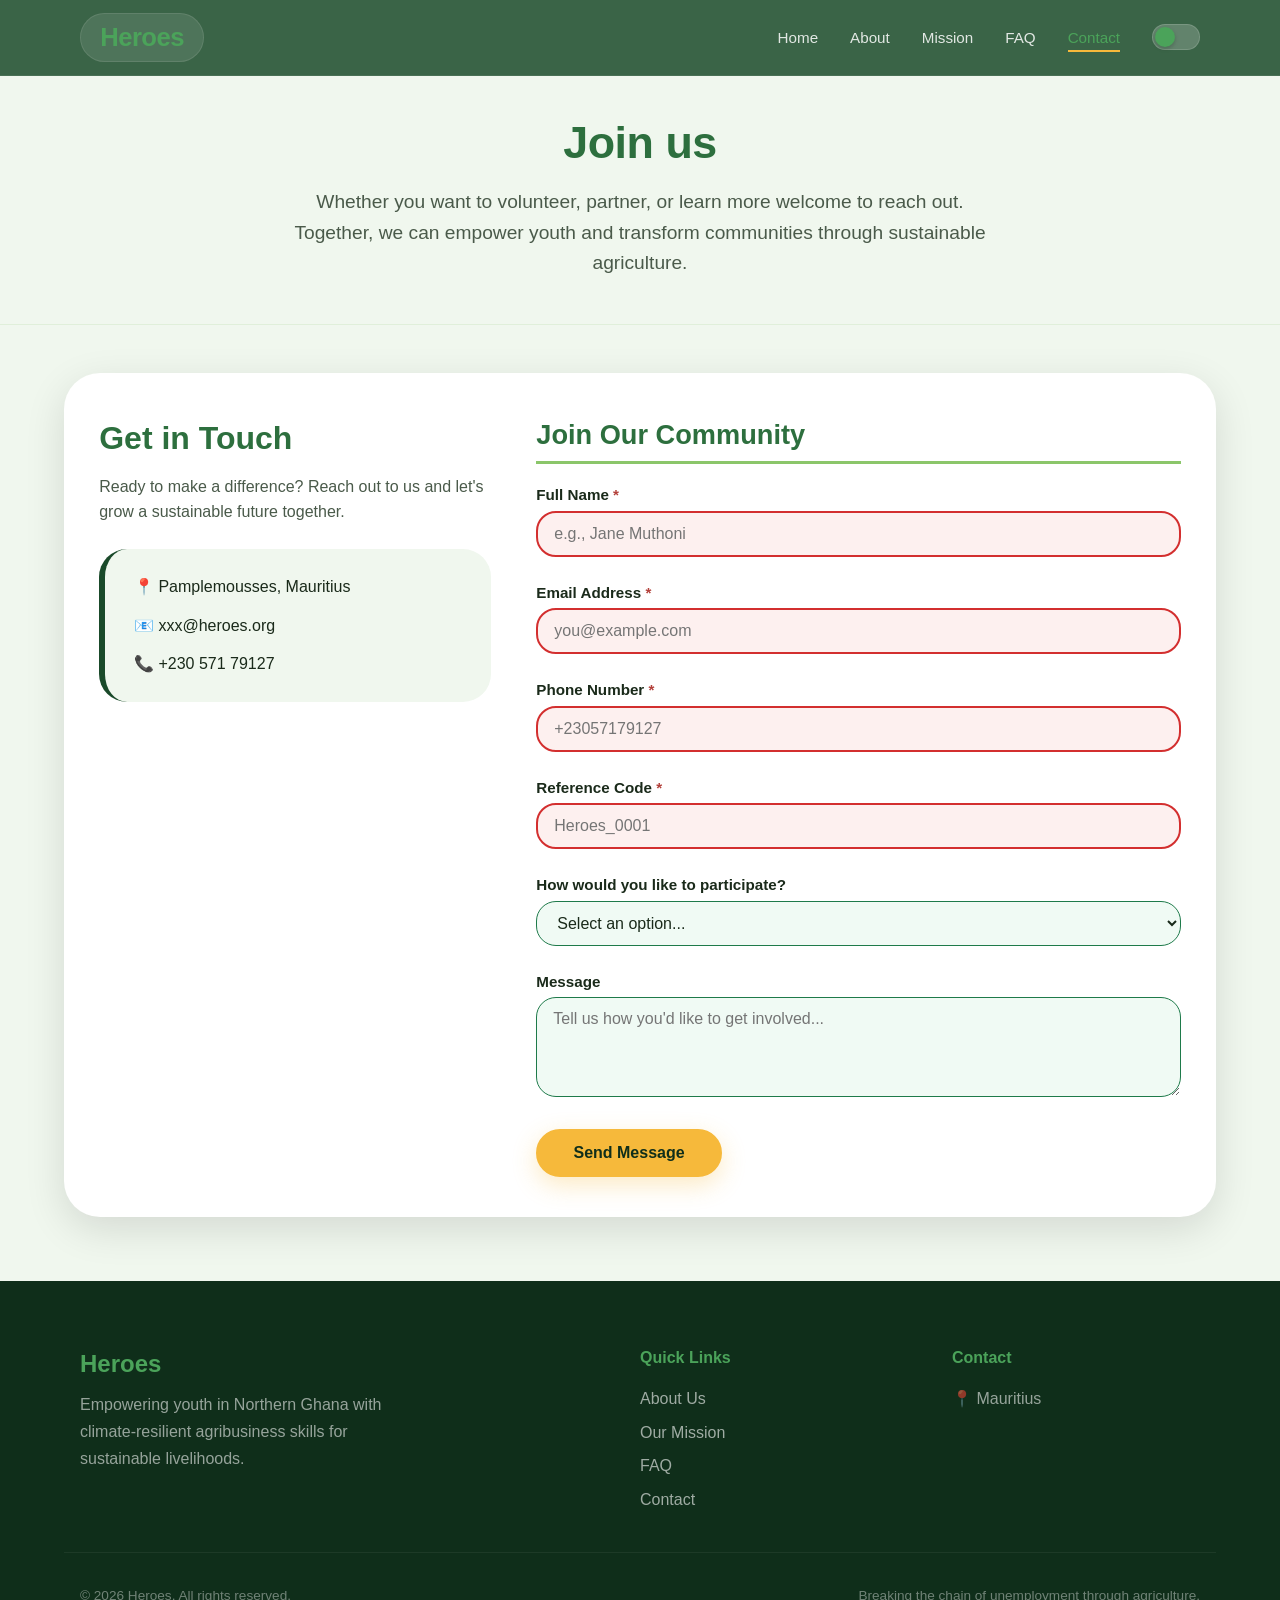
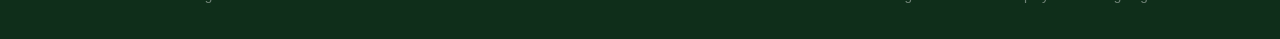
<file: contact.html>
<!DOCTYPE html>
<html lang="en">
<head>
    <meta charset="UTF-8" />
    <meta name="viewport" content="width=device-width, initial-scale=1.0" />
    <title>Heroes – Contact</title>
    <link rel="stylesheet" href="styles.css" />
</head>
<body data-page="contact">

    <!-- ===== HEADER ===== -->
    <header class="site-header">
        <div class="container nav-container">
            <a href="index.html" class="brand">Heroes</a>
            <nav class="primary-nav" aria-label="Main navigation">
                <ul>
                    <li><a href="index.html">Home</a></li>
                    <li><a href="about.html">About</a></li>
                    <li><a href="mission.html">Mission</a></li>
                    <li><a href="faq.html">FAQ</a></li>
                    <li><a href="contact.html" class="active">Contact</a></li>
                    <li>
                        <label class="theme-switch" for="theme-toggle">
                            <input type="checkbox" id="theme-toggle" />
                            <span class="switch-slider"></span>
                        </label>
                    </li>
                </ul>
            </nav>
            <button class="mobile-menu-toggle" id="menuToggle" aria-label="Toggle menu">
                <span></span><span></span><span></span>
            </button>
        </div>
    </header>

    <main>
        <!-- ===== CONTACT PAGE HERO ===== -->
        <section class="page-hero">
            <br><br>
            <h1>Join us</h1>
            <p>
                Whether you want to volunteer, partner, or learn more  
                welcome to reach out. Together, we can empower youth and transform communities through sustainable agriculture.
            </p>
        </section>

        <!-- ===== CONTACT SECTION ===== -->
        <section class="contact-section">
            <div class="contact-wrapper">
                <!-- Contact Info (left) -->
                <div class="contact-info">
                    <h2>Get in Touch</h2>
                    <p>
                        Ready to make a difference? Reach out to us and let's 
                        grow a sustainable future together.
                    </p>
                    <ul class="contact-details">
                        <li>📍 Pamplemousses, Mauritius</li>
                        <li>📧 xxx@heroes.org</li>
                        <li>📞 +230 571 79127</li>
                    </ul>
                </div>

                <!-- Contact Form (right) with validation -->
                <form id="contact-form" class="contact-form" novalidate>
                    <fieldset>
                        <legend>Join Our Community</legend>

                        <!-- Full Name -->
                        <div class="form-group" id="name-group">
                            <label for="fullname">Full Name <span class="required">*</span></label>
                            <input 
                                type="text" 
                                id="fullname" 
                                name="fullname" 
                                placeholder="e.g., Jane Muthoni"
                                required
                            />
                            <span class="error-message">⚠️ Please enter your full name</span>
                            <span class="success-message">✓ Looks good!</span>
                        </div>

                        <!-- Email -->
                        <div class="form-group" id="email-group">
                            <label for="email">Email Address <span class="required">*</span></label>
                            <input 
                                type="email" 
                                id="email" 
                                name="email" 
                                placeholder="you@example.com"
                                pattern="^[a-zA-Z0-9._%+-]+@[a-zA-Z0-9.-]+\.[a-zA-Z]{2,}$"
                                required
                            />
                            <span class="error-message">⚠️ Please enter a valid email address (e.g., name@domain.com)</span>
                            <span class="success-message">✓ Valid email</span>
                        </div>

                        <!-- Phone -->
                        <div class="form-group" id="phone-group">
                            <label for="phone">Phone Number <span class="required">*</span></label>
                            <input 
                                type="tel" 
                                id="phone" 
                                name="phone" 
                                placeholder="+23057179127"
                                pattern="^\+?[0-9]{8,15}$"
                                title="Enter 8-15 digits, optionally starting with +"
                                required
                            />
                            <span class="error-message">⚠️ Phone must contain 8–15 digits (optional + allowed)</span>
                            <span class="success-message">✓ Valid phone number</span>
                        </div>

                        <!-- Reference Code -->
                        <div class="form-group" id="ref-group">
                            <label for="reference">Reference Code <span class="required">*</span></label>
                            <input 
                                type="text" 
                                id="reference" 
                                name="reference" 
                                placeholder="Heroes_0001"
                                pattern="^[A-Za-z]+_[0-9]{4}$"
                                title="Format: Heroes_0000 (e.g., Heroes_1234)"
                                required
                            />
                            <span class="error-message">⚠️ Format must be Heroes_0000 (e.g., Heroes_1234)</span>
                            <span class="success-message">✓ Valid reference code</span>
                        </div>

                        <!-- Interest (Select) -->
                        <div class="form-group">
                            <label for="interest">How would you like to participate?</label>
                            <select id="interest" name="interest">
                                <option value="">Select an option...</option>
                                <option value="volunteer">Volunteer</option>
                                <option value="partner">Partner with us</option>
                                <option value="school">School program</option>
                                <option value="donate">Donate</option>
                                <option value="learn">Learn more</option>
                            </select>
                        </div>

                        <!-- Message -->
                        <div class="form-group">
                            <label for="message">Message</label>
                            <textarea 
                                id="message" 
                                name="message" 
                                rows="4" 
                                placeholder="Tell us how you'd like to get involved..."
                            ></textarea>
                        </div>

                        <button type="submit" class="btn btn-primary">
                            Send Message 
                        </button>
                    </fieldset>
                </form>
            </div>
        </section>
    </main>

    <!-- ===== FOOTER ===== -->
    <footer class="site-footer">
        <div class="container footer-grid">
            <div class="footer-brand">
                <h3>Heroes</h3>
                <p>Empowering youth in Northern Ghana with climate-resilient agribusiness skills for sustainable livelihoods.</p>
            </div>
            <div class="footer-links">
                <h4>Quick Links</h4>
                <ul>
                    <li><a href="about.html">About Us</a></li>
                    <li><a href="mission.html">Our Mission</a></li>
                    <li><a href="faq.html">FAQ</a></li>
                      <li><a href="contact.html">Contact</a></li>
                </ul>
            </div>
            <div class="footer-contact">
                <h4>Contact</h4>
                <p>📍 Mauritius</p>
            </div>
        </div>
        <div class="container footer-bottom">
            <p>&copy; 2026 Heroes. All rights reserved.</p>
            <p class="footer-credits">Breaking the chain of unemployment through agriculture.</p>
        </div>
    </footer>

    <!-- ===== SCRIPTS ===== -->
    <script src="darkmode.js"></script>
    <script>
        (function() {
            "use strict";

            const form = document.getElementById('contact-form');

            function isValidEmail(value) {
                return /^[a-zA-Z0-9._%+-]+@[a-zA-Z0-9.-]+\.[a-zA-Z]{2,}$/.test(value.trim());
            }

            function isValidPhone(value) {
                return /^\+?[0-9]{8,15}$/.test(value.trim());
            }

            function isValidReference(value) {
                return /^[A-Za-z]+_[0-9]{4}$/.test(value.trim());
            }

            function validateField(input) {
                const group = input.closest('.form-group');
                if (!group) return false;

                const value = input.value.trim();
                const required = input.hasAttribute('required');
                let isValid = true;

                if (value === '' && !required) {
                    group.classList.remove('invalid', 'valid');
                    return true;
                }

                if (input.id === 'email') isValid = isValidEmail(value);
                else if (input.id === 'phone') isValid = isValidPhone(value);
                else if (input.id === 'reference') isValid = isValidReference(value);
                else if (input.type === 'text' && required) isValid = value !== '';
                else if (input.pattern) isValid = new RegExp(input.pattern).test(value);
                else isValid = true;

                group.classList.remove('invalid', 'valid');
                if (!isValid && value !== '') group.classList.add('invalid');
                else if (isValid && value !== '') group.classList.add('valid');

                return isValid;
            }

            function validateForm(e) {
                e.preventDefault();
                const fields = ['fullname', 'email', 'phone', 'reference'];
                let allValid = true;

                fields.forEach(id => {
                    const input = document.getElementById(id);
                    if (input) {
                        const valid = validateField(input);
                        if (!valid) allValid = false;
                    }
                });

                const oldMsg = document.querySelector('.form-success-msg');
                if (oldMsg) oldMsg.remove();

                if (allValid) {
                    const successDiv = document.createElement('div');
                    successDiv.className = 'form-success-msg';
                    successDiv.style.cssText = `
                        margin-top: 1rem; padding: 0.8rem 1.2rem;
                        background: #daf1e3; color: #0d3b2a;
                        border-radius: 40px; font-weight: 500;
                        border-left: 6px solid #1e7a4a;
                        display: flex; align-items: center; gap: 0.5rem;
                    `;
                    successDiv.innerHTML = `✅ Thank you! Your message has been sent (demo).`;
                    form.appendChild(successDiv);
                    setTimeout(() => { if (successDiv.parentNode) successDiv.remove(); }, 5000);
                } else {
                    const firstInvalid = document.querySelector('.form-group.invalid input, .form-group.invalid select');
                    if (firstInvalid) firstInvalid.focus();
                }
            }

            document.querySelectorAll('#contact-form input, #contact-form select').forEach(input => {
                input.addEventListener('blur', function() { validateField(this); });
                input.addEventListener('input', function() {
                    if (this.value.trim() !== '' || this.hasAttribute('required')) {
                        validateField(this);
                    } else {
                        const group = this.closest('.form-group');
                        if (group) group.classList.remove('invalid', 'valid');
                    }
                });
            });

            form.addEventListener('submit', validateForm);

            document.getElementById('menuToggle')?.addEventListener('click', function() {
                const nav = document.querySelector('.primary-nav ul');
                if (nav) nav.style.display = nav.style.display === 'flex' ? 'none' : 'flex';
            });
        })();
    </script>
    <script src="main.js"></script>
</body>
</html>
</file>
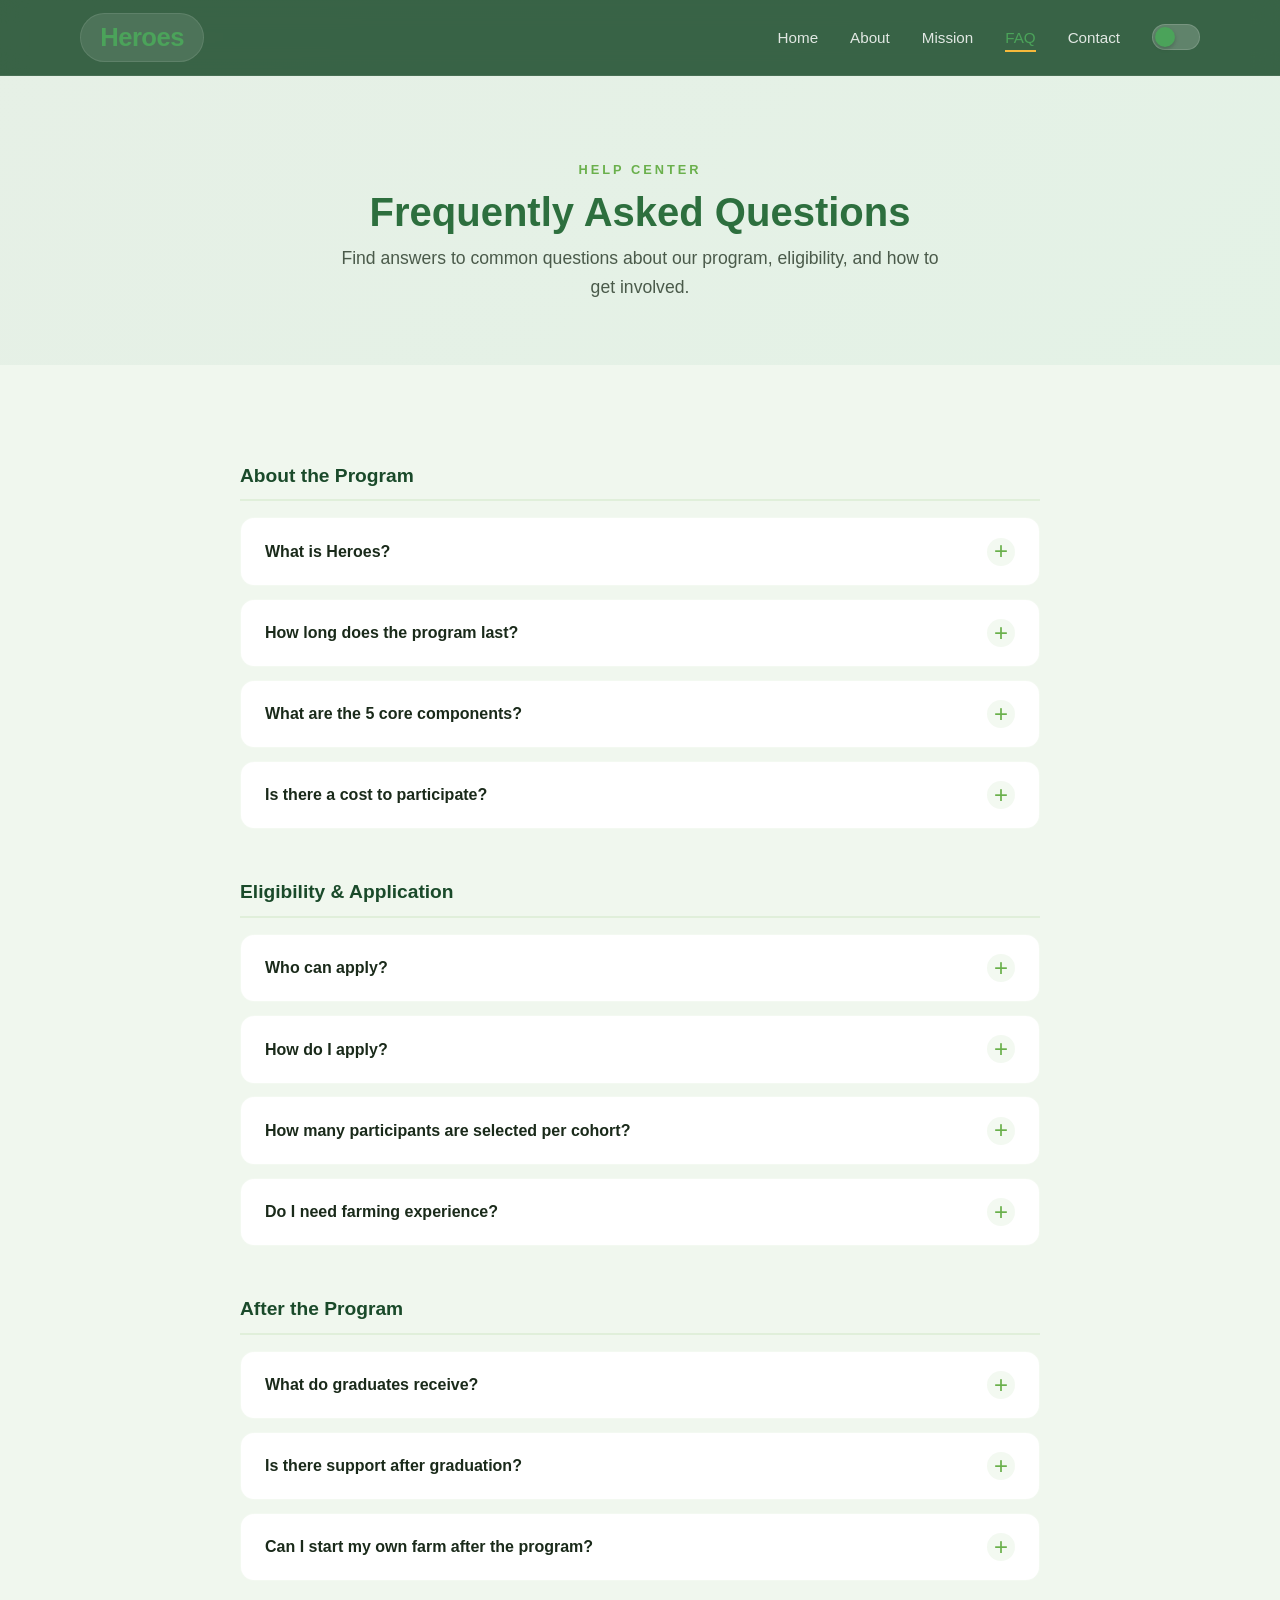
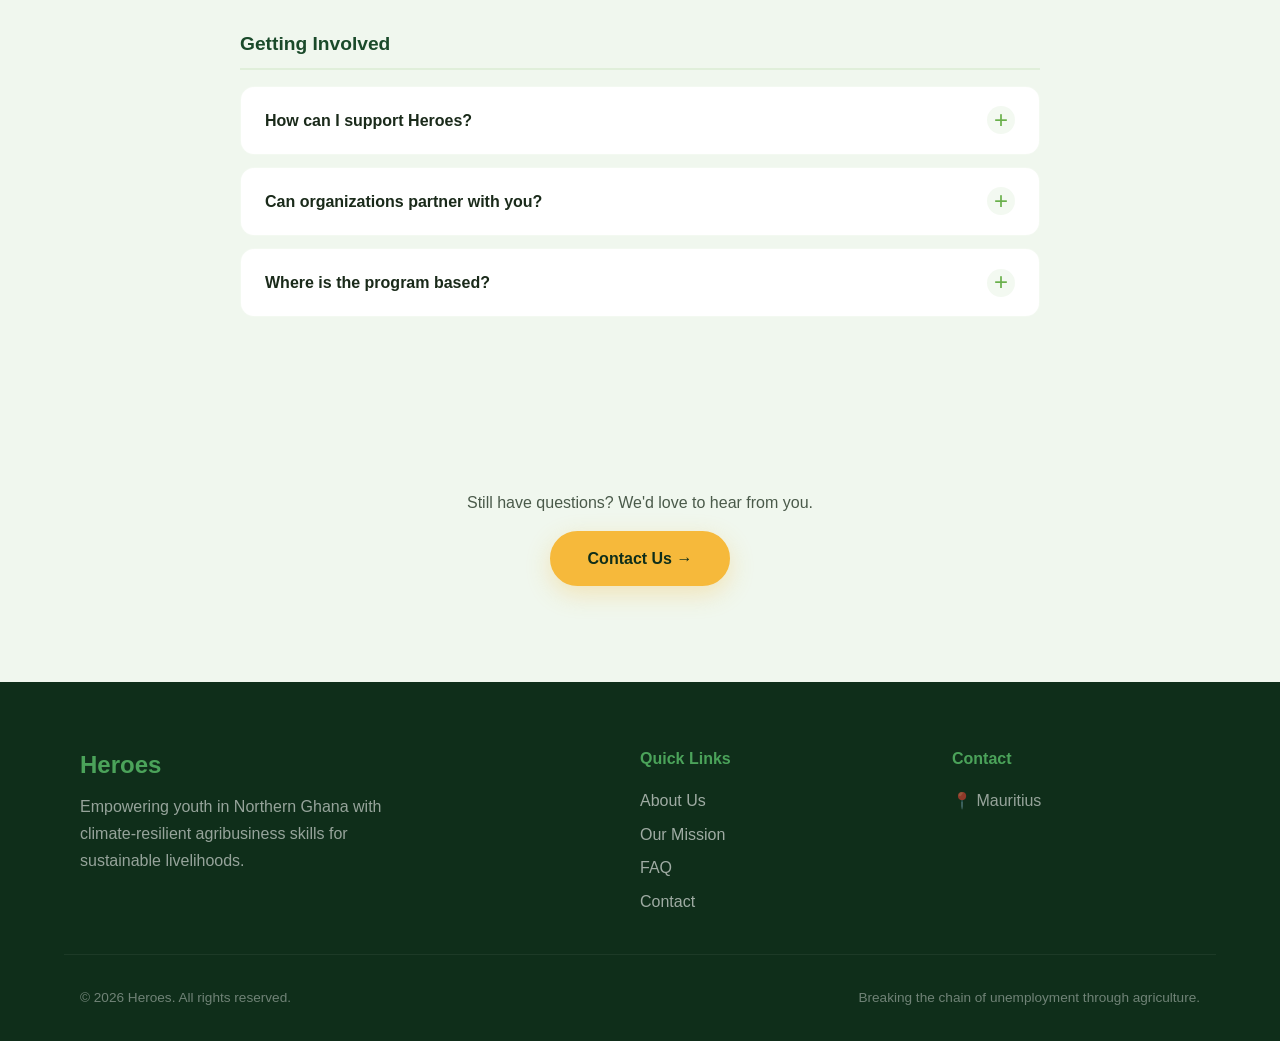
<file: faq.html>
<!DOCTYPE html>
<html lang="en">
<head>
    <meta charset="UTF-8" />
    <meta name="viewport" content="width=device-width, initial-scale=1.0" />
    <title>FAQ – Heroes</title>
    <link rel="stylesheet" href="styles.css" />
</head>
<body data-page="faq">

    <!-- ===== HEADER & NAVIGATION ===== -->
    <header class="site-header">
        <div class="container nav-container">
            <a href="index.html" class="brand">Heroes</a>
            <nav class="primary-nav" aria-label="Main navigation">
                <ul>
                    <li><a href="index.html">Home</a></li>
                    <li><a href="about.html">About</a></li>
                    <li><a href="mission.html">Mission</a></li>
                    <li><a href="faq.html" class="active">FAQ</a></li>
                    <li><a href="contact.html">Contact</a></li>
                    <li>
                        <label class="theme-switch" for="theme-toggle">
                            <input type="checkbox" id="theme-toggle" />
                            <span class="switch-slider"></span>
                        </label>
                    </li>
                </ul>
            </nav>
            <button class="mobile-menu-toggle" id="menuToggle" aria-label="Toggle menu">
                <span></span><span></span><span></span>
            </button>
        </div>
    </header>

    <main>
        <!-- ===== FAQ HERO ===== -->
        <section class="faq-hero">
            <div class="container">
                <span class="section-label">HELP CENTER</span>
                <h1 class="section-title">Frequently Asked Questions</h1>
                <p>Find answers to common questions about our program, eligibility, and how to get involved.</p>
            </div>
        </section>

        <!-- ===== FAQ LIST ===== -->
        <section class="faq-categories">
            <div class="container">

                <!-- Category: About the Program -->
                <div class="faq-category">
                    <h2 class="faq-category-title">About the Program</h2>

                    <div class="faq-item">
                        <input type="checkbox" id="faq1" class="faq-input" />
                        <label for="faq1" class="faq-label">What is Heroes?</label>
                        <div class="faq-answer">
                            <div class="faq-answer-inner">
                                Heroes is a youth-led social enterprise that addresses unemployment and rural-urban migration in Ghana by equipping young people in Northern Ghana with market-linked, climate-resilient agribusiness skills through a 3-month incubation program.
                            </div>
                        </div>
                    </div>

                    <div class="faq-item">
                        <input type="checkbox" id="faq2" class="faq-input" />
                        <label for="faq2" class="faq-label">How long does the program last?</label>
                        <div class="faq-answer">
                            <div class="faq-answer-inner">
                                The program runs for 3 months. Each month focuses on a different phase: Foundation (farming fundamentals), Development (agribusiness skills), and Launch (market access and starter kits).
                            </div>
                        </div>
                    </div>

                    <div class="faq-item">
                        <input type="checkbox" id="faq3" class="faq-input" />
                        <label for="faq3" class="faq-label">What are the 5 core components?</label>
                        <div class="faq-answer">
                            <div class="faq-answer-inner">
                                Our 5 core components are: (1) Climate-Resilient Farming, (2) Agribusiness &amp; Entrepreneurship, (3) Starter Inputs &amp; Demo Farms, (4) Mentorship &amp; Cooperatives, and (5) Market Linkages. Each component is designed to build practical skills and long-term livelihoods.
                            </div>
                        </div>
                    </div>

                    <div class="faq-item">
                        <input type="checkbox" id="faq4" class="faq-input" />
                        <label for="faq4" class="faq-label">Is there a cost to participate?</label>
                        <div class="faq-answer">
                            <div class="faq-answer-inner">
                                No, the program is completely free for selected participants. All training, materials, starter kits, and mentorship are funded through partnerships and supporters.
                            </div>
                        </div>
                    </div>
                </div>

                <!-- Category: Eligibility & Application -->
                <div class="faq-category">
                    <h2 class="faq-category-title">Eligibility &amp; Application</h2>

                    <div class="faq-item">
                        <input type="checkbox" id="faq5" class="faq-input" />
                        <label for="faq5" class="faq-label">Who can apply?</label>
                        <div class="faq-answer">
                            <div class="faq-answer-inner">
                                The program is open to youth aged 18–35 in Northern Ghana who are unemployed or underemployed and interested in building a career in agriculture. No prior farming experience is required.
                            </div>
                        </div>
                    </div>

                    <div class="faq-item">
                        <input type="checkbox" id="faq6" class="faq-input" />
                        <label for="faq6" class="faq-label">How do I apply?</label>
                        <div class="faq-answer">
                            <div class="faq-answer-inner">
                                You can apply by reaching out through our contact page or visiting one of our community outreach sessions. Our team will guide you through the application process and answer any questions you have.
                            </div>
                        </div>
                    </div>

                    <div class="faq-item">
                        <input type="checkbox" id="faq7" class="faq-input" />
                        <label for="faq7" class="faq-label">How many participants are selected per cohort?</label>
                        <div class="faq-answer">
                            <div class="faq-answer-inner">
                                Each cohort trains 40 youth, with a target of 50% women participants. This ensures a balanced and inclusive learning environment.
                            </div>
                        </div>
                    </div>

                    <div class="faq-item">
                        <input type="checkbox" id="faq8" class="faq-input" />
                        <label for="faq8" class="faq-label">Do I need farming experience?</label>
                        <div class="faq-answer">
                            <div class="faq-answer-inner">
                                No. The program is designed for beginners. We start with the fundamentals and build up to advanced techniques over the 3-month period.
                            </div>
                        </div>
                    </div>
                </div>

                <!-- Category: After the Program -->
                <div class="faq-category">
                    <h2 class="faq-category-title">After the Program</h2>

                    <div class="faq-item">
                        <input type="checkbox" id="faq9" class="faq-input" />
                        <label for="faq9" class="faq-label">What do graduates receive?</label>
                        <div class="faq-answer">
                            <div class="faq-answer-inner">
                                Graduates receive a starter kit containing seeds, tools, and basic irrigation equipment. They also gain access to mentorship, cooperative farming groups, and market connections.
                            </div>
                        </div>
                    </div>

                    <div class="faq-item">
                        <input type="checkbox" id="faq10" class="faq-input" />
                        <label for="faq10" class="faq-label">Is there support after graduation?</label>
                        <div class="faq-answer">
                            <div class="faq-answer-inner">
                                Yes. Graduates receive monthly mentor check-ins for 6 months, access to cooperative groups, continued market connections, and the opportunity to rejoin future cohorts as peer mentors.
                            </div>
                        </div>
                    </div>

                    <div class="faq-item">
                        <input type="checkbox" id="faq11" class="faq-input" />
                        <label for="faq11" class="faq-label">Can I start my own farm after the program?</label>
                        <div class="faq-answer">
                            <div class="faq-answer-inner">
                                Absolutely. That's the goal. Many graduates go on to establish their own farms, join cooperatives, or start agribusinesses. Our market linkage component ensures you connect with buyers from day one.
                            </div>
                        </div>
                    </div>
                </div>

                <!-- Category: Getting Involved -->
                <div class="faq-category">
                    <h2 class="faq-category-title">Getting Involved</h2>

                    <div class="faq-item">
                        <input type="checkbox" id="faq12" class="faq-input" />
                        <label for="faq12" class="faq-label">How can I support Heroes?</label>
                        <div class="faq-answer">
                            <div class="faq-answer-inner">
                                You can support us by spreading the word, volunteering as a mentor, or reaching out through our contact page to discuss partnership and funding opportunities.
                            </div>
                        </div>
                    </div>

                    <div class="faq-item">
                        <input type="checkbox" id="faq13" class="faq-input" />
                        <label for="faq13" class="faq-label">Can organizations partner with you?</label>
                        <div class="faq-answer">
                            <div class="faq-answer-inner">
                                Yes. We welcome partnerships with NGOs, government agencies, private sector organizations, and educational institutions. Visit our contact page to discuss how we can work together.
                            </div>
                        </div>
                    </div>

                    <div class="faq-item">
                        <input type="checkbox" id="faq14" class="faq-input" />
                        <label for="faq14" class="faq-label">Where is the program based?</label>
                        <div class="faq-answer">
                            <div class="faq-answer-inner">
                                Heroes operates in Northern Ghana, with training sessions and demonstration farms in local communities. Our team travels to reach youth in both rural and peri-urban areas.
                            </div>
                        </div>
                    </div>
                </div>

            </div>
        </section>

        <!-- ===== CTA ===== -->
        <section class="faq-cta">
            <div class="container">
                <p>Still have questions? We'd love to hear from you.</p>
                <a href="contact.html" class="btn btn-primary">Contact Us →</a>
            </div>
        </section>
    </main>

    <!-- ===== FOOTER ===== -->
    <footer class="site-footer">
        <div class="container footer-grid">
            <div class="footer-brand">
                <h3>Heroes</h3>
                <p>Empowering youth in Northern Ghana with climate-resilient agribusiness skills for sustainable livelihoods.</p>
            </div>
            <div class="footer-links">
                <h4>Quick Links</h4>
                <ul>
                    <li><a href="about.html">About Us</a></li>
                    <li><a href="mission.html">Our Mission</a></li>
                    <li><a href="faq.html">FAQ</a></li>
                      <li><a href="contact.html">Contact</a></li>
                </ul>
            </div>
            <div class="footer-contact">
                <h4>Contact</h4>
                <p>📍 Mauritius</p>
            </div>
        </div>
        <div class="container footer-bottom">
            <p>&copy; 2026 Heroes. All rights reserved.</p>
            <p class="footer-credits">Breaking the chain of unemployment through agriculture.</p>
        </div>
    </footer>
<script src="main.js"></script>
    <script src="darkmode.js"></script>
</body>
</html>
</file>
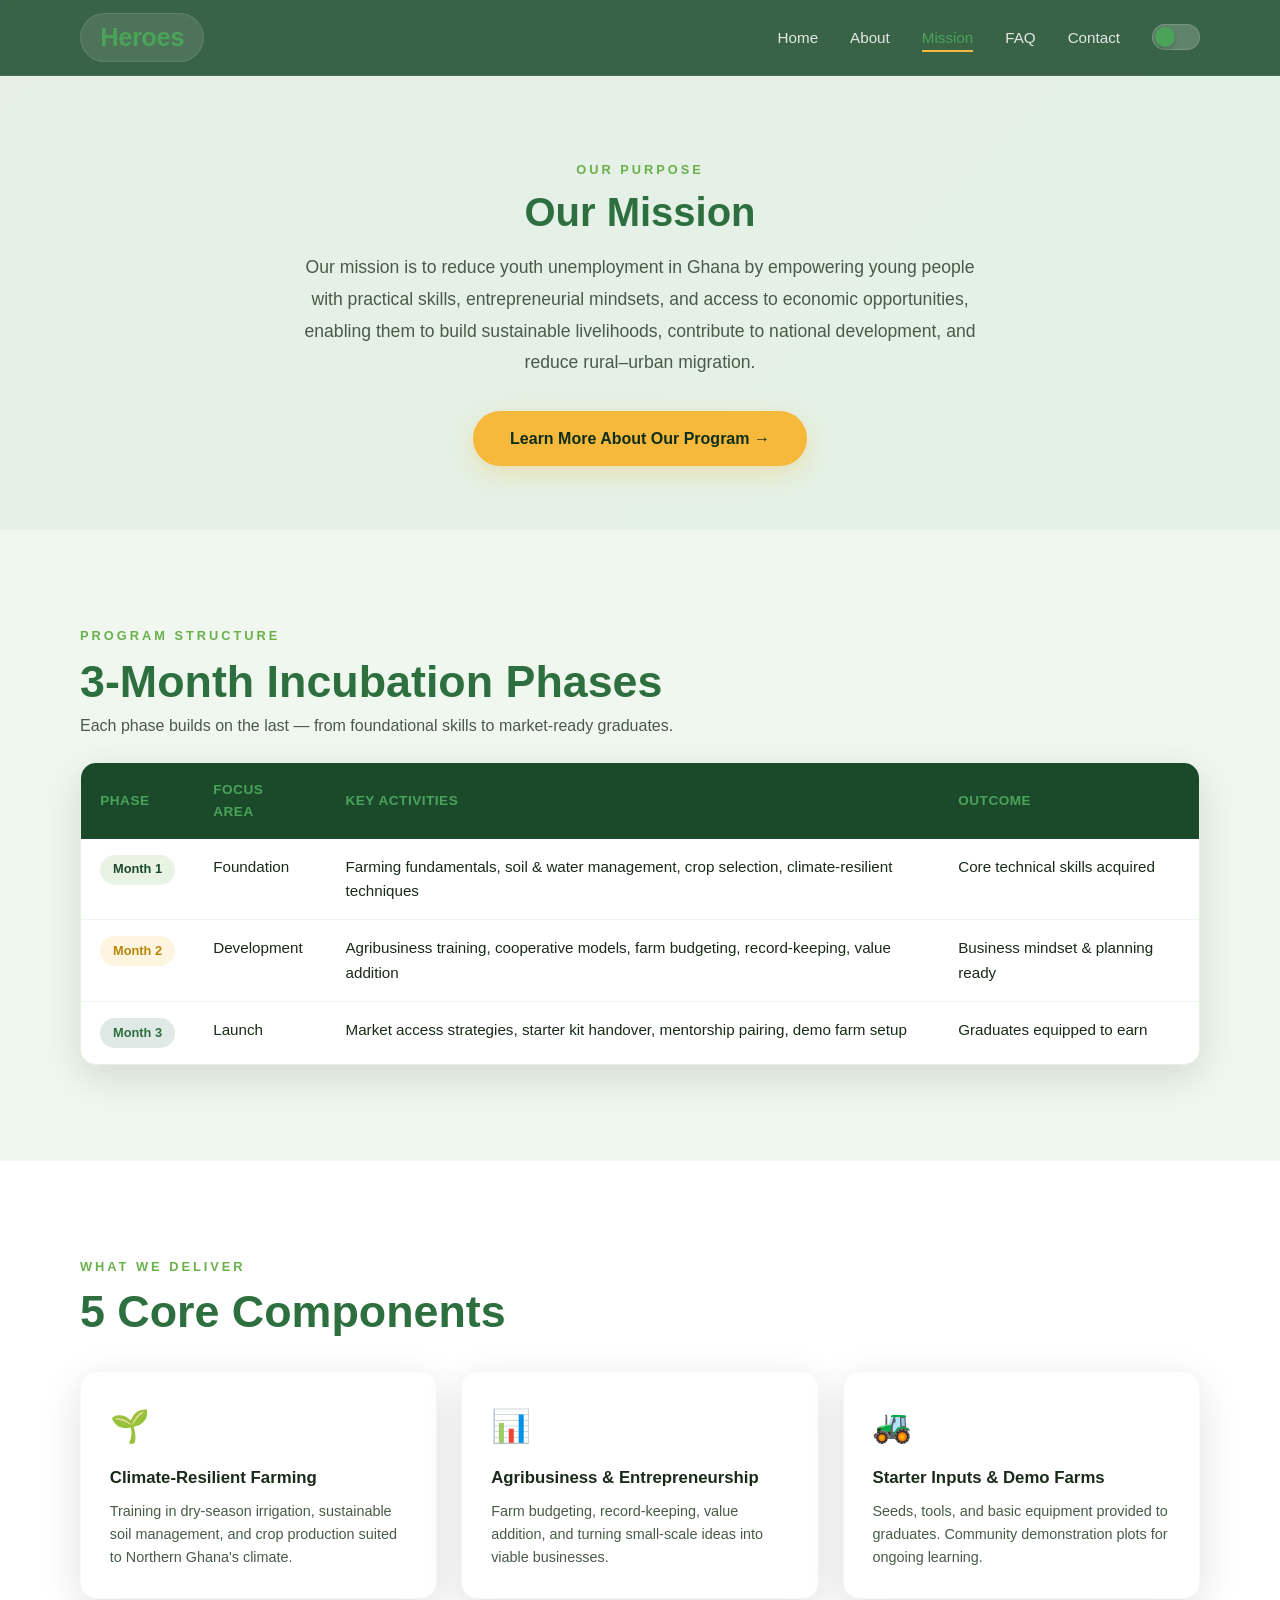
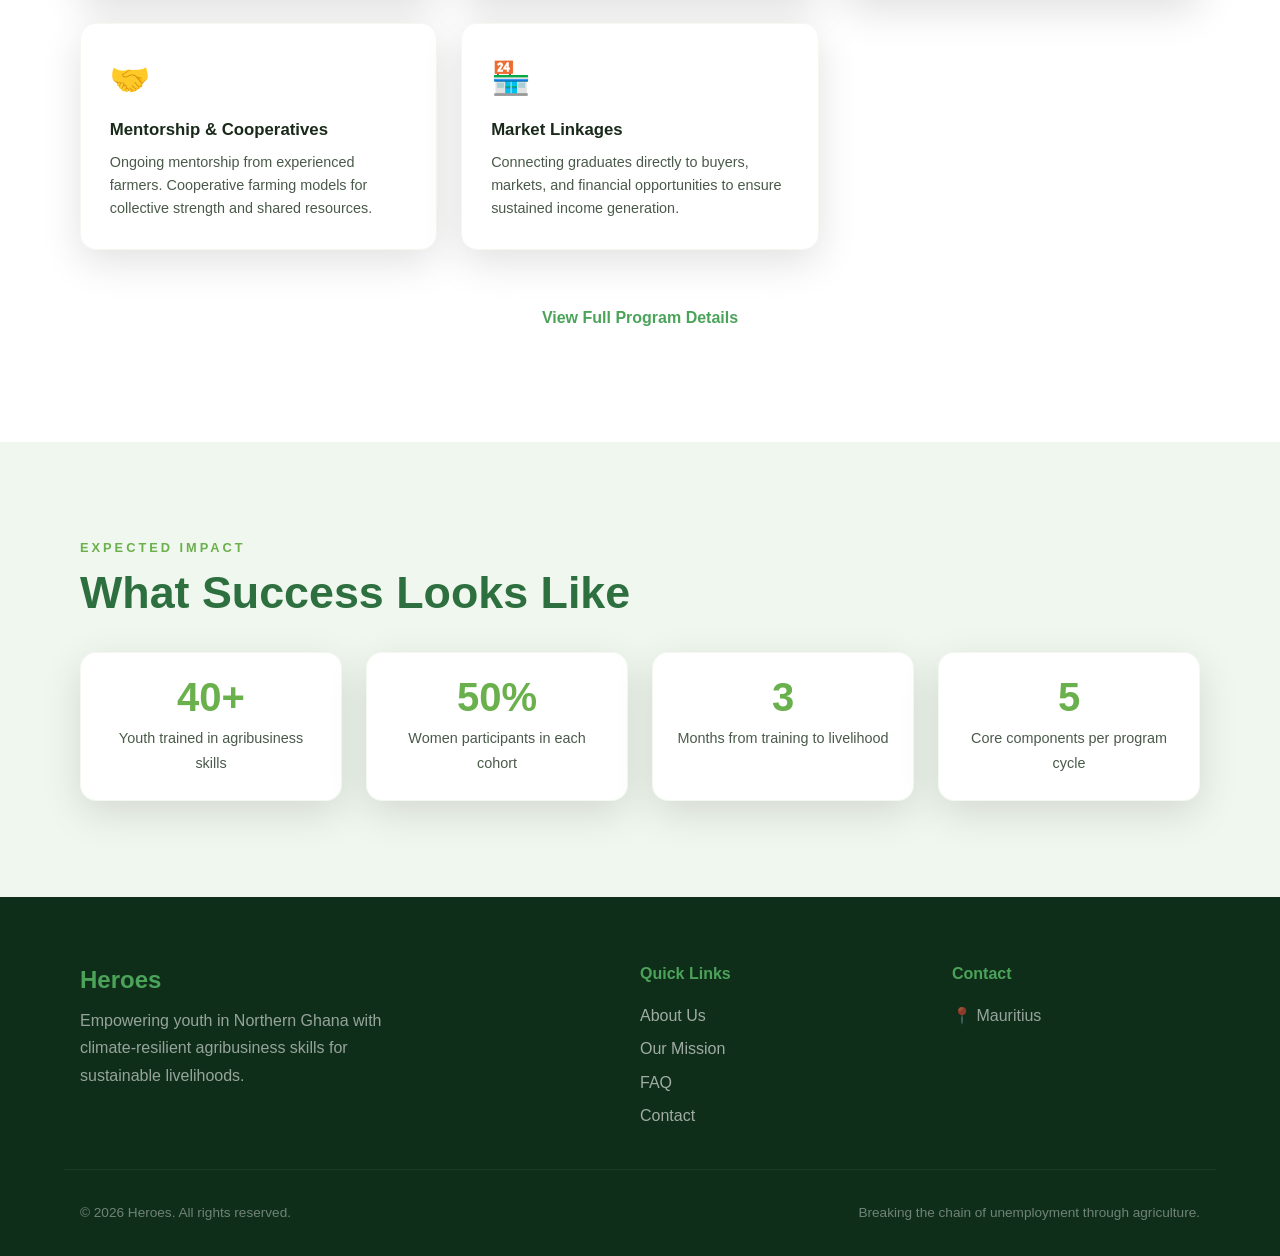
<file: mission.html>
<!DOCTYPE html>
<html lang="en">
<head>
    <meta charset="UTF-8" />
    <meta name="viewport" content="width=device-width, initial-scale=1.0" />
    <title>Our Mission – HTML Heroes</title>
    <link rel="stylesheet" href="styles.css" />
    <link rel="stylesheet" href="darkmode.css?v=2" />
</head>
<body data-page="mission">

    <!-- ===== HEADER & NAVIGATION ===== -->
    <header class="site-header">
        <div class="container nav-container">
            <a href="index.html" class="brand">Heroes</a>
            <nav class="primary-nav" aria-label="Main navigation">
                <ul>
                    <li><a href="index.html">Home</a></li>
                    <li><a href="about.html">About</a></li>
                    <li><a href="mission.html" class="active">Mission</a></li>
                    <li><a href="faq.html">FAQ</a></li>
                    <li><a href="contact.html">Contact</a></li>
                    <li>
                        <label class="theme-switch" for="theme-toggle">
                            <input type="checkbox" id="theme-toggle" />
                            <span class="switch-slider"></span>
                        </label>
                    </li>
                </ul>
            </nav>
              <button class="mobile-menu-toggle" id="menuToggle" aria-label="Toggle menu">
                <span></span><span></span><span></span>
            </button>
        </div>
    </header>


    <main>
        <!-- ===== MISSION HERO ===== -->
        <section class="page-header-section">
            <div class="container">
                <span class="section-label">OUR PURPOSE</span>
                <h1 class="section-title">Our Mission</h1>
                <p class="mission-full-text">
                    Our mission is to reduce youth unemployment in Ghana by empowering young people with 
                    practical skills, entrepreneurial mindsets, and access to economic opportunities, 
                    enabling them to build sustainable livelihoods, contribute to national development, 
                    and reduce rural–urban migration.
                </p>

                <!-- Modal Trigger 1 -->
                <label for="program-modal" class="btn btn-primary mission-modal-btn">Learn More About Our Program →</label>
            </div>
        </section>

        <!-- ===== PROGRAM OVERVIEW TABLE ===== -->
        <section class="program-table-section">
            <div class="container">
                <span class="section-label">PROGRAM STRUCTURE</span>
              <h2 class="section-title" style="margin-bottom: 0.25rem;">3-Month Incubation Phases</h2>
<p style="color: var(--text-muted); max-width: 700px; margin-top: 0; margin-bottom: 1.5rem;">
    Each phase builds on the last — from foundational skills to market-ready graduates.
</p>
                <div class="table-wrapper">
                    <table class="program-table">
                        <thead>
                            <tr>
                                <th>Phase</th>
                                <th>Focus Area</th>
                                <th>Key Activities</th>
                                <th>Outcome</th>
                            </tr>
                        </thead>
                        <tbody>
                            <tr>
                                <td><span class="phase-badge phase-1">Month 1</span></td>
                                <td>Foundation</td>
                                <td>Farming fundamentals, soil &amp; water management, crop selection, climate-resilient techniques</td>
                                <td>Core technical skills acquired</td>
                            </tr>
                            <tr>
                                <td><span class="phase-badge phase-2">Month 2</span></td>
                                <td>Development</td>
                                <td>Agribusiness training, cooperative models, farm budgeting, record-keeping, value addition</td>
                                <td>Business mindset &amp; planning ready</td>
                            </tr>
                            <tr>
                                <td><span class="phase-badge phase-3">Month 3</span></td>
                                <td>Launch</td>
                                <td>Market access strategies, starter kit handover, mentorship pairing, demo farm setup</td>
                                <td>Graduates equipped to earn</td>
                            </tr>
                        </tbody>
                    </table>
                </div>
            </div>
        </section>

        <!-- ===== 5 CORE COMPONENTS ===== -->
        <section class="components-section">
            <div class="container">
                <span class="section-label">WHAT WE DELIVER</span>
                <h2 class="section-title">5 Core Components</h2>

                <div class="components-grid">
                    <div class="component-card">
                        <div class="component-icon">🌱</div>
                        <h3>Climate-Resilient Farming</h3>
                        <p>Training in dry-season irrigation, sustainable soil management, and crop production suited to Northern Ghana's climate.</p>
                    </div>
                    <div class="component-card">
                        <div class="component-icon">📊</div>
                        <h3>Agribusiness &amp; Entrepreneurship</h3>
                        <p>Farm budgeting, record-keeping, value addition, and turning small-scale ideas into viable businesses.</p>
                    </div>
                    <div class="component-card">
                        <div class="component-icon">🚜</div>
                        <h3>Starter Inputs &amp; Demo Farms</h3>
                        <p>Seeds, tools, and basic equipment provided to graduates. Community demonstration plots for ongoing learning.</p>
                    </div>
                    <div class="component-card">
                        <div class="component-icon">🤝</div>
                        <h3>Mentorship &amp; Cooperatives</h3>
                        <p>Ongoing mentorship from experienced farmers. Cooperative farming models for collective strength and shared resources.</p>
                    </div>
                    <div class="component-card">
                        <div class="component-icon">🏪</div>
                        <h3>Market Linkages</h3>
                        <p>Connecting graduates directly to buyers, markets, and financial opportunities to ensure sustained income generation.</p>
                    </div>
                </div>

                <!-- Modal Trigger 2 -->
                <div class="components-cta">
                    <label for="program-modal" class="btn btn-outline">View Full Program Details</label>
                </div>
            </div>
        </section>

        <!-- ===== EXPECTED OUTCOMES ===== -->
        <section class="outcomes-section">
            <div class="container">
                <span class="section-label">EXPECTED IMPACT</span>
                <h2 class="section-title">What Success Looks Like</h2>

                <div class="outcomes-grid">
                    <div class="outcome-item">
                        <span class="outcome-number">40+</span>
                        <span class="outcome-text">Youth trained in agribusiness skills</span>
                    </div>
                    <div class="outcome-item">
                        <span class="outcome-number">50%</span>
                        <span class="outcome-text">Women participants in each cohort</span>
                    </div>
                    <div class="outcome-item">
                        <span class="outcome-number">3</span>
                        <span class="outcome-text">Months from training to livelihood</span>
                    </div>
                    <div class="outcome-item">
                        <span class="outcome-number">5</span>
                        <span class="outcome-text">Core components per program cycle</span>
                    </div>
                </div>
            </div>
        </section>
    </main>

    <!-- ===== CSS-ONLY MODAL ===== -->
    <input type="checkbox" id="program-modal" class="modal-toggle" />
    <div class="modal-overlay">
        <div class="modal-content">
            <label for="program-modal" class="modal-close" aria-label="Close modal">&times;</label>
            <h2 class="modal-title">Program Details</h2>

            <div class="modal-body">
                <h3>Phase 1 — Foundation (Month 1)</h3>
                <p>Participants are introduced to the fundamentals of modern agriculture and sustainable farming practices tailored to Northern Ghana's climate conditions.</p>
                <ul>
                    <li>Land preparation and soil health assessment</li>
                    <li>Seed selection, planting techniques, and crop spacing</li>
                    <li>Dry-season irrigation methods (drip, sprinkler, canal)</li>
                    <li>Water conservation and harvesting strategies</li>
                    <li>Introduction to climate-resilient crop varieties</li>
                    <li>Pest and disease identification and organic control</li>
                    <li>Hands-on practice on demonstration plots</li>
                </ul>

                <h3>Phase 2 — Development (Month 2)</h3>
                <p>The focus shifts from field skills to business and cooperative skills, preparing participants to treat farming as a viable enterprise.</p>
                <ul>
                    <li>Farm budgeting, cost estimation, and financial planning</li>
                    <li>Record-keeping and basic bookkeeping for small farms</li>
                    <li>Value addition techniques (processing, packaging, storage)</li>
                    <li>Post-harvest handling to reduce losses and improve quality</li>
                    <li>Cooperative formation and collective decision-making</li>
                    <li>Group marketing and negotiation with buyers</li>
                    <li>Guest sessions with successful local agribusiness owners</li>
                </ul>

                <h3>Phase 3 — Launch (Month 3)</h3>
                <p>The final phase equips graduates with the tools, connections, and confidence to start generating income independently.</p>
                <ul>
                    <li>Starter kit distribution (seeds, tools, irrigation equipment)</li>
                    <li>Community demonstration plot setup and management</li>
                    <li>Market linkage sessions with local buyers and traders</li>
                    <li>Mentor pairing with experienced farmers and business owners</li>
                    <li>Business plan development and pitch practice</li>
                    <li>Graduation ceremony and alumni network induction</li>
                    <li>Post-program follow-up schedule established</li>
                </ul>

                <h3>Post-Program Support</h3>
                <p>Graduates are not left on their own after the 3 months. Ongoing support ensures sustained success and long-term livelihood growth.</p>
                <ul>
                    <li>Monthly mentor check-ins for the first 6 months</li>
                    <li>Access to cooperative farming groups and shared resources</li>
                    <li>Continued market connections and buyer introductions</li>
                    <li>Opportunity to rejoin future cohorts as peer mentors</li>
                    <li>Access to microfinance and savings group referrals</li>
                </ul>
            </div>

            <label for="program-modal" class="btn btn-primary modal-footer-btn">Got It</label>
        </div>
    </div>

    <!-- ===== FOOTER ===== -->
    <footer class="site-footer">
        <div class="container footer-grid">
            <div class="footer-brand">
                <h3>Heroes</h3>
                <p>Empowering youth in Northern Ghana with climate-resilient agribusiness skills for sustainable livelihoods.</p>
            </div>
            <div class="footer-links">
                <h4>Quick Links</h4>
                <ul>
                    <li><a href="about.html">About Us</a></li>
                    <li><a href="mission.html">Our Mission</a></li>
                   <li><a href="faq.html">FAQ</a></li>
                      <li><a href="contact.html">Contact</a></li>
                </ul>
            </div>
            <div class="footer-contact">
                <h4>Contact</h4>
                <p>📍 Mauritius</p>
            </div>
        </div>
        <div class="container footer-bottom">
            <p>&copy; 2026 Heroes. All rights reserved.</p>
            <p class="footer-credits">Breaking the chain of unemployment through agriculture.</p>
        </div>
    </footer>
<script src="main.js"></script>
    <script src="darkmode.js?v=2"></script>
</body>
</html>
</file>
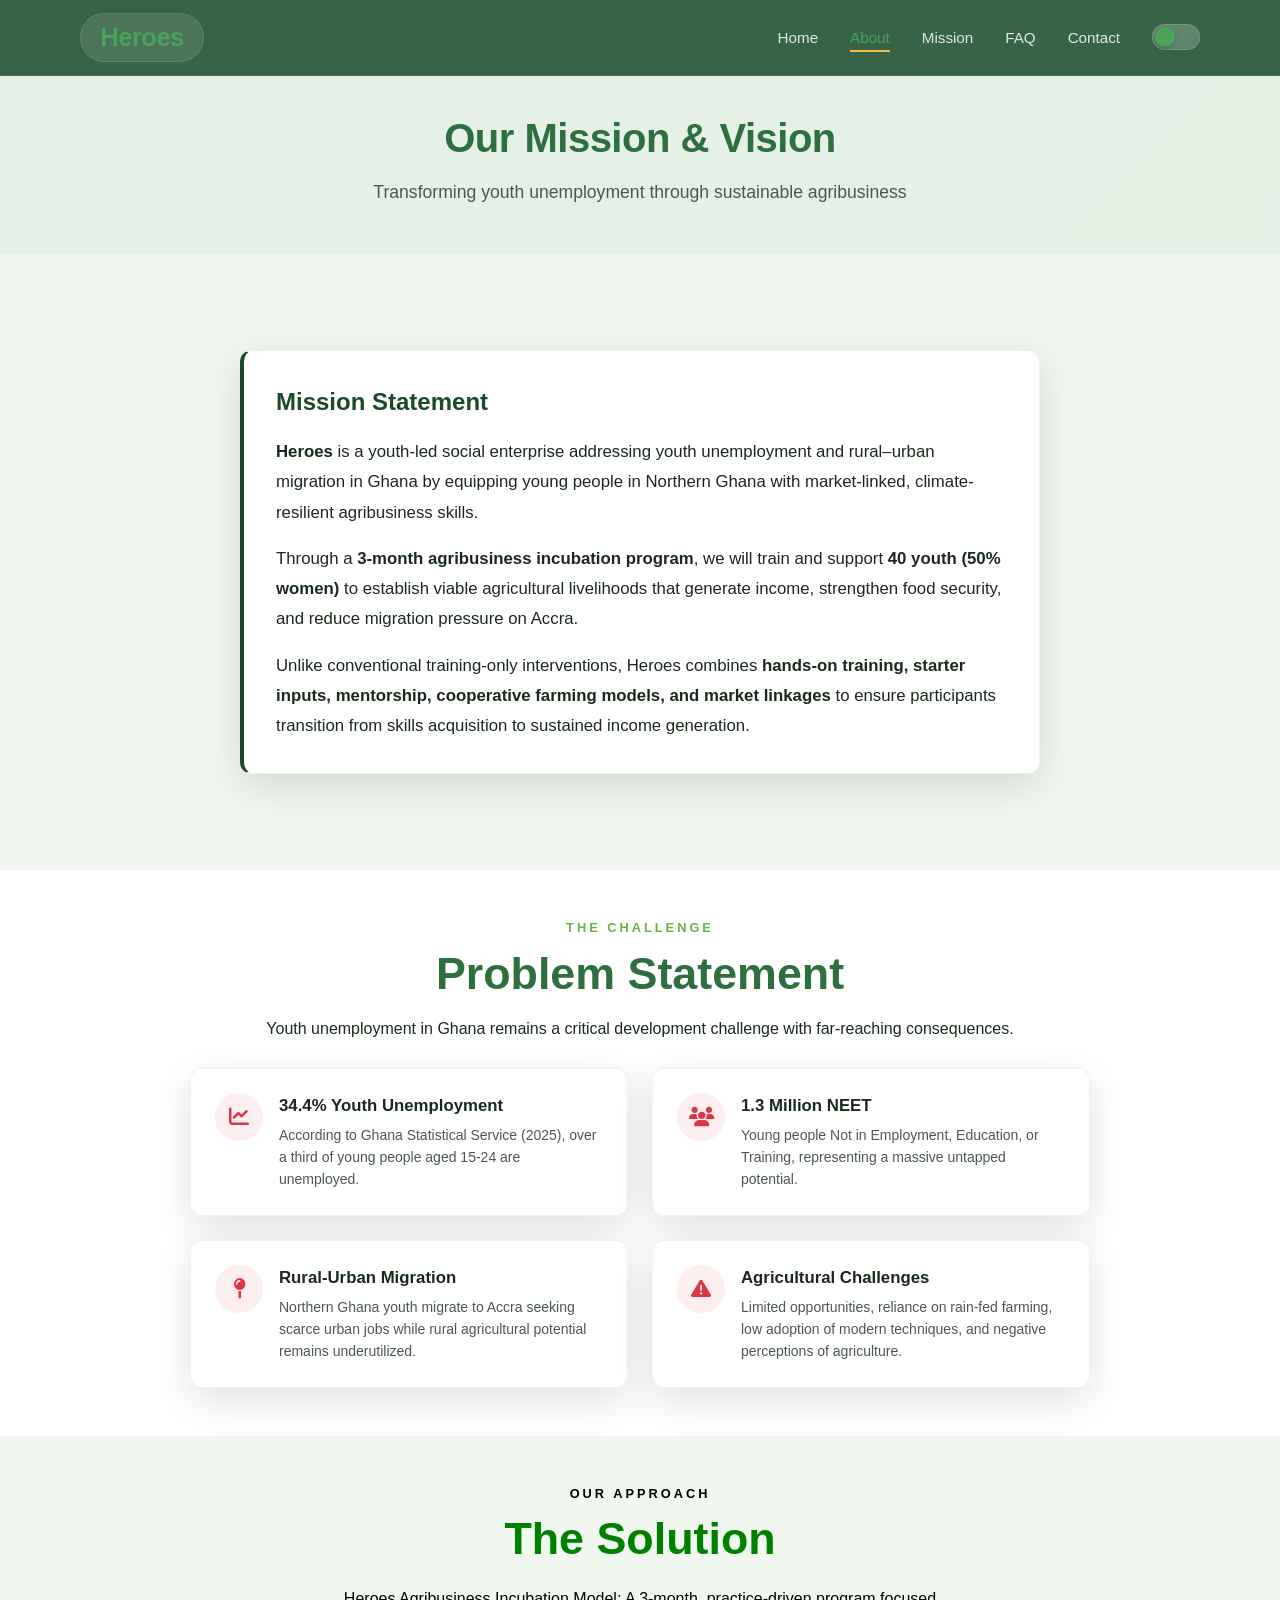
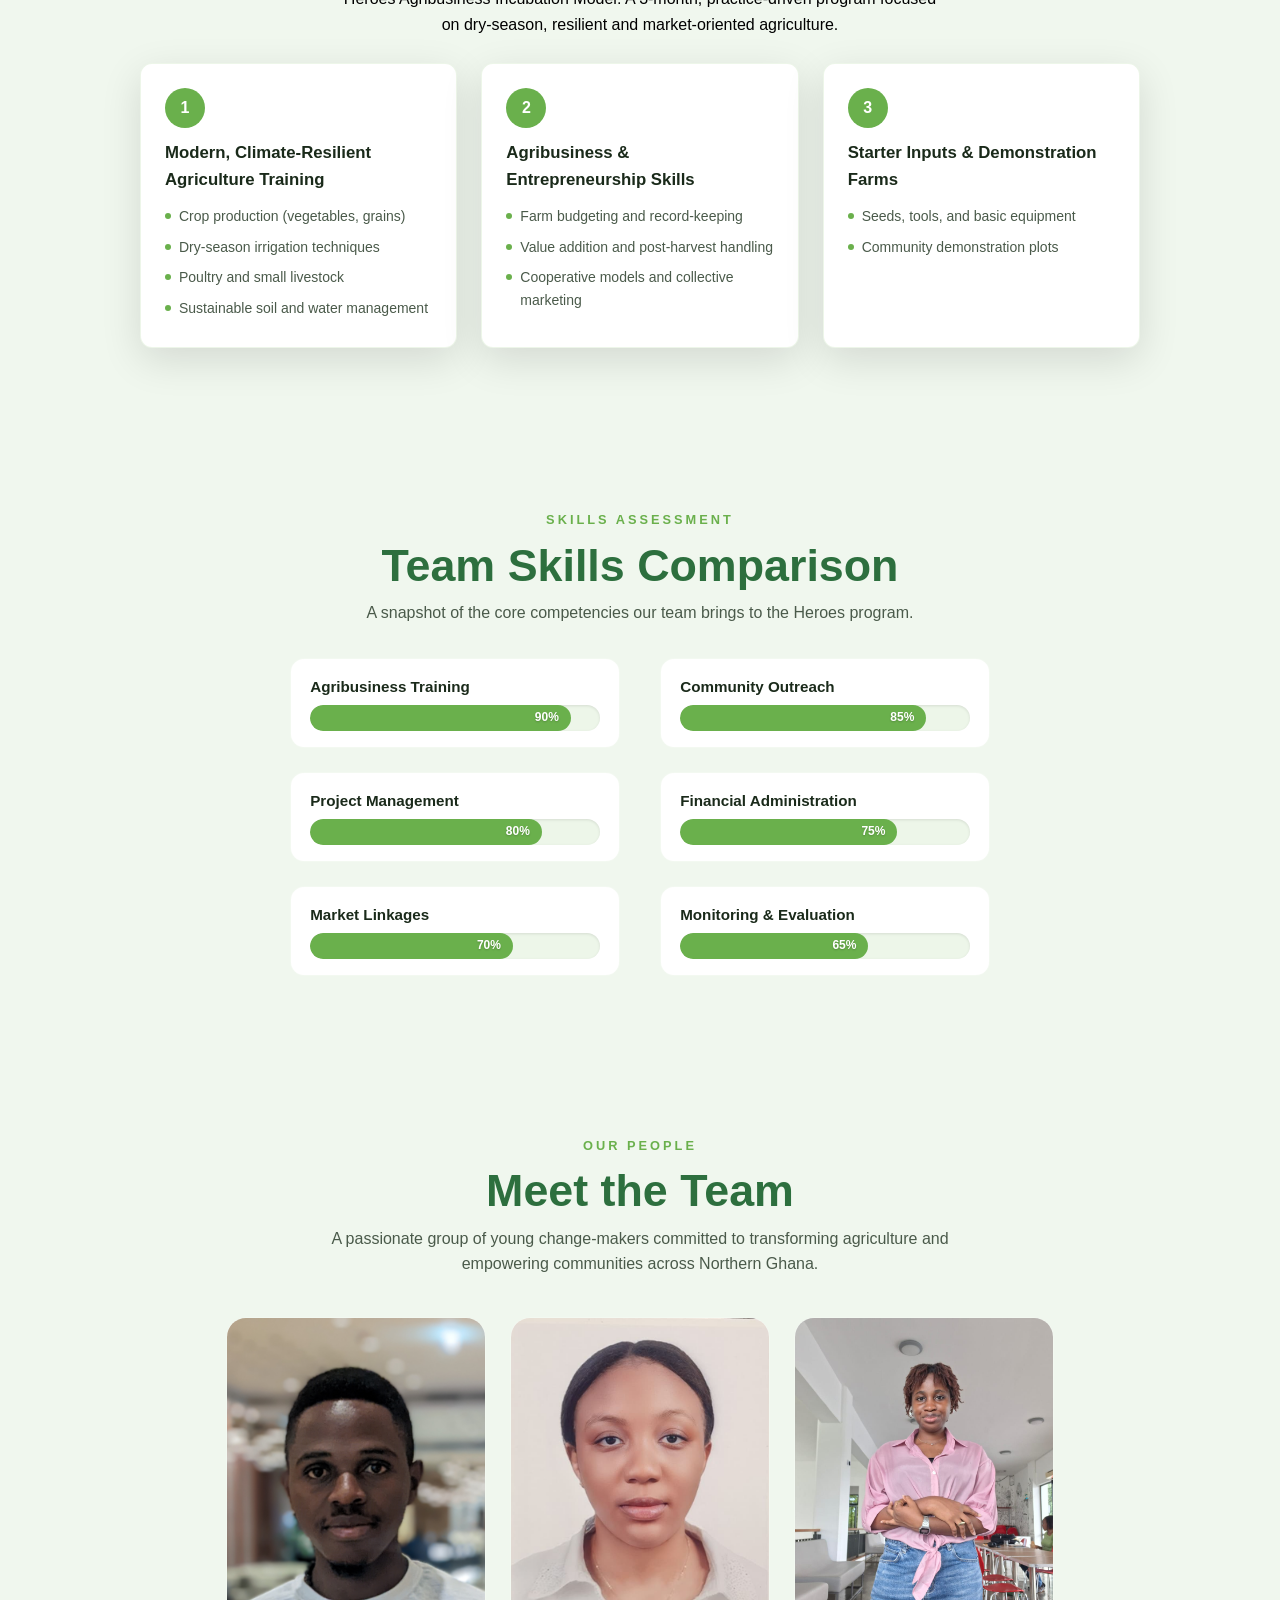
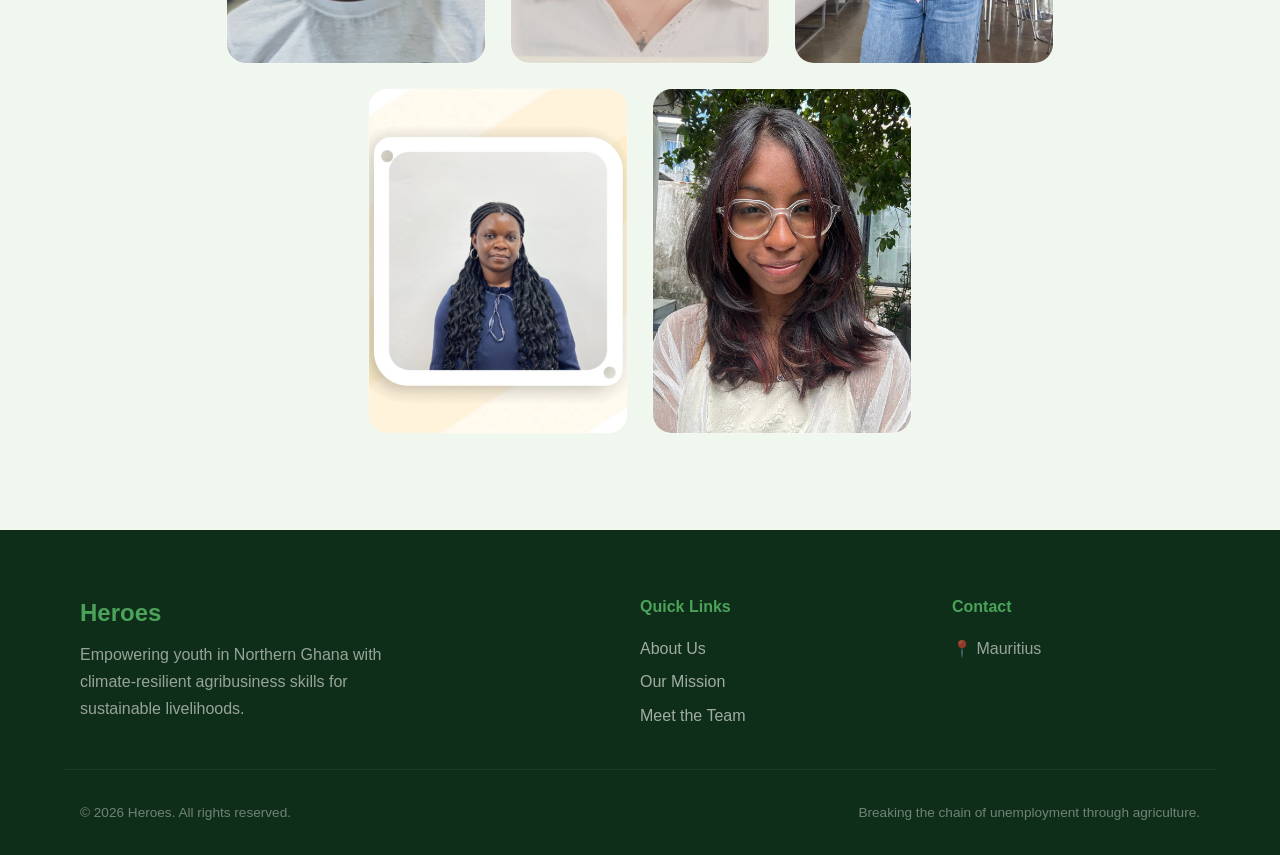
<file: empowering-youth-agriculture/about.html>
<!DOCTYPE html>
<html lang="en">
<head>
    <meta charset="UTF-8" />
    <meta name="viewport" content="width=device-width, initial-scale=1.0" />
    <title>About - Heroes</title>
    <link rel="stylesheet" href="https://cdnjs.cloudflare.com/ajax/libs/font-awesome/6.5.0/css/all.min.css" />
    <link rel="stylesheet" href="styles.css" />
    <link rel="stylesheet" href="darkmode.css?v=2" />

    <!-- ===== INLINE OVERRIDE for Team Gallery 3+2 layout ===== -->
    <style>
        /* Override the grid layout to use flexbox for 3+2 layout */
        .team-gallery {
            display: flex !important;
            flex-wrap: wrap !important;
            justify-content: center !important;
            gap: 1.5rem !important;
            max-width: 900px !important;
            margin: 0 auto !important;
        }

        .team-gallery .gallery-item {
            flex: 0 0 calc(33.33% - 1.5rem) !important;
            max-width: 260px !important;
        }

        /* On smaller screens, allow 2 per row */
        @media (max-width: 768px) {
            .team-gallery .gallery-item {
                flex: 0 0 calc(50% - 1.5rem) !important;
                max-width: 220px !important;
            }
        }

        @media (max-width: 480px) {
            .team-gallery .gallery-item {
                flex: 0 0 100% !important;
                max-width: 280px !important;
            }
        }

        /* Skills Dashboard – additional styling to match theme */
        .skills-dashboard {
            padding: 4rem 0;
            background: var(--bg);
            text-align: center;
        }

        .skills-grid {
            display: grid;
            grid-template-columns: 1fr 1fr;
            gap: 1.5rem 2.5rem;
            max-width: 700px;
            margin: 2rem auto 0;
        }

        .skill-item {
            background: var(--card-bg);
            padding: 1rem 1.2rem;
            border-radius: 14px;
            border: 1px solid var(--card-border);
            text-align: left;
            transition: transform 0.3s ease, box-shadow 0.3s ease;
        }

        .skill-item:hover {
            transform: translateY(-3px);
            box-shadow: var(--shadow);
        }

        .skill-item span {
            display: block;
            font-weight: 600;
            color: var(--text);
            margin-bottom: 0.35rem;
            font-size: 0.95rem;
        }

        .skill-bar {
            background: var(--border);
            border-radius: 40px;
            overflow: hidden;
            height: 26px;
            position: relative;
            box-shadow: inset 0 1px 3px rgba(0,0,0,0.1);
        }

        .skill-bar div {
            background: var(--accent);
            height: 100%;
            border-radius: 40px;
            display: flex;
            align-items: center;
            justify-content: flex-end;
            padding-right: 12px;
            color: white;
            font-size: 0.75rem;
            font-weight: 700;
            transition: width 0.8s ease;
            text-shadow: 0 1px 2px rgba(0,0,0,0.2);
        }

        body.dark-mode .skill-bar div {
            background: #5f9f65;
        }

        @media (max-width: 600px) {
            .skills-grid {
                grid-template-columns: 1fr;
                gap: 1rem;
            }
        }
    </style>
</head>
<body data-page="about">

    <!-- ===== HEADER & NAVIGATION ===== -->
    <header class="site-header">
        <div class="container nav-container">
            <a href="index.html" class="brand">Heroes</a>
            <nav class="primary-nav" aria-label="Main navigation">
                <ul>
                    <li><a href="index.html">Home</a></li>
                    <li><a href="about.html" class="active">About</a></li>
                    <li><a href="mission.html">Mission</a></li>
                    <li><a href="faq.html">FAQ</a></li>
                    <li><a href="contact.html">Contact</a></li>
                    <li>
                        <label class="theme-switch" for="theme-toggle">
                            <input type="checkbox" id="theme-toggle" />
                            <span class="switch-slider"></span>
                        </label>
                    </li>
                </ul>
            </nav>
            <button class="mobile-menu-toggle" id="menuToggle" aria-label="Toggle menu">
                <span></span><span></span><span></span>
            </button>
        </div>
    </header>

    <!-- ===== ABOUT HERO ===== -->
    <section class="about-hero">
        <div class="container">
            <br>
            <h1>Our Mission &amp; Vision</h1>
            <p>Transforming youth unemployment through sustainable agribusiness</p>
        </div>
    </section>

    <!-- ===== MISSION STATEMENT ===== -->
    <section class="mission-section">
        <div class="container">
            <div class="mission-card">
                <h2>Mission Statement</h2>
                <p>
                    <strong>Heroes</strong> is a youth-led social enterprise addressing youth unemployment 
                    and rural–urban migration in Ghana by equipping young people in Northern Ghana with 
                    market-linked, climate-resilient agribusiness skills.
                </p>
                <p>
                    Through a <strong>3-month agribusiness incubation program</strong>, we will train and support 
                    <strong>40 youth (50% women)</strong> to establish viable agricultural livelihoods that 
                    generate income, strengthen food security, and reduce migration pressure on Accra.
                </p>
                <p>
                    Unlike conventional training-only interventions, Heroes combines 
                    <strong>hands-on training, starter inputs, mentorship, cooperative farming models, and market linkages</strong> 
                    to ensure participants transition from skills acquisition to sustained income generation.
                </p>
            </div>
        </div>
    </section>

    <!-- ===== PROBLEM STATEMENT ===== -->
    <section class="problem-section">
        <div class="container">
            <div class="section-header">
                <span class="section-label" style="text-align: center;">The Challenge</span>
                <h2 class="section-title" style="text-align: center;">Problem Statement</h2>
                <p style="text-align: center;"> Youth unemployment in Ghana remains a critical development challenge with far-reaching consequences.</p>
            </div>
            <br>
            <div class="problem-grid">
                <div class="problem-card">
                    <div class="problem-icon">
                        <i class="fas fa-chart-line"></i>
                    </div>
                    <div>
                        <h3>34.4% Youth Unemployment</h3>
                        <p>According to Ghana Statistical Service (2025), over a third of young people aged 15-24 are unemployed.</p>
                    </div>
                </div>
                <div class="problem-card">
                    <div class="problem-icon">
                        <i class="fas fa-users"></i>
                    </div>
                    <div>
                        <h3>1.3 Million NEET</h3>
                        <p>Young people Not in Employment, Education, or Training, representing a massive untapped potential.</p>
                    </div>
                </div>
                <div class="problem-card">
                    <div class="problem-icon">
                        <i class="fas fa-map-pin"></i>
                    </div>
                    <div>
                        <h3>Rural-Urban Migration</h3>
                        <p>Northern Ghana youth migrate to Accra seeking scarce urban jobs while rural agricultural potential remains underutilized.</p>
                    </div>
                </div>
                <div class="problem-card">
                    <div class="problem-icon">
                        <i class="fas fa-triangle-exclamation"></i>
                    </div>
                    <div>
                        <h3>Agricultural Challenges</h3>
                        <p>Limited opportunities, reliance on rain-fed farming, low adoption of modern techniques, and negative perceptions of agriculture.</p>
                    </div>
                </div>
            </div>
        </div>
    </section>

    <!-- ===== SOLUTION / APPROACH ===== -->
    <section class="solution-section">
        <div class="container">
            <div class="section-header">
                <span class="section-label" style="text-align: center; color: black;">Our Approach</span>
                <h2 class="section-title" style="text-align: center; color: green;">The Solution</h2>
                <p style="color: var(--text-muted); max-width: 600px; margin: 20px auto 0 auto; text-align: center; color: black;">
                    Heroes Agribusiness Incubation Model: A 3-month, practice-driven program focused on dry-season, resilient and market-oriented agriculture.
                </p>
            </div>
            <br>
            <div class="solution-grid" style="margin-bottom: 50px;">
                <div class="solution-card">
                    <div class="step">1</div>
                    <h3>Modern, Climate-Resilient Agriculture Training</h3>
                    <ul>
                        <li>Crop production (vegetables, grains)</li>
                        <li>Dry-season irrigation techniques</li>
                        <li>Poultry and small livestock</li>
                        <li>Sustainable soil and water management</li>
                    </ul>
                </div>

                <div class="solution-card">
                    <div class="step">2</div>
                    <h3>Agribusiness &amp; Entrepreneurship Skills</h3>
                    <ul>
                        <li>Farm budgeting and record-keeping</li>
                        <li>Value addition and post-harvest handling</li>
                        <li>Cooperative models and collective marketing</li>
                    </ul>
                </div>

                <div class="solution-card">
                    <div class="step">3</div>
                    <h3>Starter Inputs &amp; Demonstration Farms</h3>
                    <ul>
                        <li>Seeds, tools, and basic equipment</li>
                        <li>Community demonstration plots</li>
                    </ul>
                </div>
            </div>
        </div> 
    </section>

     <!-- ================================================================
         SKILLS DASHBOARD 
         ================================================================ -->
    <section class="skills-dashboard">
        <div class="container">
            <span class="section-label">SKILLS ASSESSMENT</span>
            <h2 class="section-title">Team Skills Comparison</h2>
            <p style="color: var(--text-muted); max-width: 600px; margin: -0.5rem auto 2rem; text-align: center;">
                A snapshot of the core competencies our team brings to the Heroes program.
            </p>

            <div class="skills-grid">
                <div class="skill-item">
                    <span>Agribusiness Training</span>
                    <div class="skill-bar"><div style="width: 90%;">90%</div></div>
                </div>
                <div class="skill-item">
                    <span>Community Outreach</span>
                    <div class="skill-bar"><div style="width: 85%;">85%</div></div>
                </div>
                <div class="skill-item">
                    <span>Project Management</span>
                    <div class="skill-bar"><div style="width: 80%;">80%</div></div>
                </div>
                <div class="skill-item">
                    <span>Financial Administration</span>
                    <div class="skill-bar"><div style="width: 75%;">75%</div></div>
                </div>
                <div class="skill-item">
                    <span>Market Linkages</span>
                    <div class="skill-bar"><div style="width: 70%;">70%</div></div>
                </div>
                <div class="skill-item">
                    <span>Monitoring &amp; Evaluation</span>
                    <div class="skill-bar"><div style="width: 65%;">65%</div></div>
                </div>
            </div>
        </div>
    </section>

    <!-- ================================================================
         TEAM GALLERY 
         ================================================================ -->
    <section class="team-section">
        <div class="container">
            <span class="section-label" style="text-align: center;" >OUR PEOPLE</span>
            <h2 class="section-title" style="text-align: center;" >Meet the Team</h2>
            <p style="color: var(--text-muted); max-width: 640px; margin: -0.5rem auto 2.5rem; text-align: center;">
                A passionate group of young change-makers committed to transforming
                agriculture and empowering communities across Northern Ghana.
            </p>

            <div class="team-gallery">
                <!-- Member 1 -->
                <div class="gallery-item">
                    <div class="gallery-img">
                        <img src="pics/tm.png" alt="Thierry" />
                    </div>
                    <div class="gallery-overlay">
                        <h3 class="gallery-name">Thierry</h3>
                        <span class="gallery-role">Project Lead</span>
                        <p class="gallery-bio">
                            Oversees the full program cycle — from recruitment to graduation.
                            Ensures every training module aligns with real market needs.
                        </p>
                    </div>
                </div>

                <!-- Member 2 -->
                <div class="gallery-item">
                    <div class="gallery-img">
                        <img src="pics/debbie.jpeg" alt="Debbie" />
                    </div>
                    <div class="gallery-overlay">
                        <h3 class="gallery-name">Debbie</h3>
                        <span class="gallery-role">Operations Coordinator</span>
                        <p class="gallery-bio">
                            Manages day-to-day logistics, scheduling, and resource allocation
                            so the team can focus on what matters — the youth.
                        </p>
                    </div>
                </div>

                <!-- Member 3 -->
                <div class="gallery-item">
                    <div class="gallery-img">
                        <img src="pics/nwandoo.jpeg" alt="Nwando" />
                    </div>
                    <div class="gallery-overlay">
                        <h3 class="gallery-name">Nwando</h3>
                        <span class="gallery-role">Agricultural Trainer</span>
                        <p class="gallery-bio">
                            Leads hands-on training in crop production, irrigation, and
                            livestock management using climate-resilient techniques.
                        </p>
                    </div>
                </div>

                <!-- Member 4 -->
                <div class="gallery-item">
                    <div class="gallery-img">
                        <img src="pics/patience.jpeg" alt="Patience" />
                    </div>
                    <div class="gallery-overlay">
                        <h3 class="gallery-name">Patience</h3>
                        <span class="gallery-role">Community Outreach Lead</span>
                        <p class="gallery-bio">
                            Builds relationships with local communities, schools, and partners
                            to drive participation and long-term engagement.
                        </p>
                    </div>
                </div>

                <!-- Member 5 -->
                <div class="gallery-item">
                    <div class="gallery-img">
                        <img src="pics/mypicture.jpeg" alt="Shania" />
                    </div>
                    <div class="gallery-overlay">
                        <h3 class="gallery-name">Shania</h3>
                        <span class="gallery-role">Finance &amp; Administration</span>
                        <p class="gallery-bio">
                            Keeps the project on track financially — budgeting, reporting,
                            and ensuring transparency with donors and stakeholders.
                        </p>
                    </div>
                </div>
            </div>
        </div>
    </section>

   

    <!-- ===== FOOTER ===== -->
    <footer class="site-footer">
        <div class="container footer-grid">
            <div class="footer-brand">
                <h3>Heroes</h3>
                <p>Empowering youth in Northern Ghana with climate-resilient agribusiness skills for sustainable livelihoods.</p>
            </div>
            <div class="footer-links">
                <h4>Quick Links</h4>
                <ul>
                    <li><a href="about.html">About Us</a></li>
                    <li><a href="mission.html">Our Mission</a></li>
                    <li><a href="team.html">Meet the Team</a></li>
                </ul>
            </div>
            <div class="footer-contact">
                <h4>Contact</h4>
                <p>📍 Mauritius</p>
            </div>
        </div>
        <div class="container footer-bottom">
            <p>&copy; 2026 Heroes. All rights reserved.</p>
            <p class="footer-credits">Breaking the chain of unemployment through agriculture.</p>
        </div>
    </footer>

    <script src="darkmode.js"></script>
    <!-- Mobile menu toggle script -->
    <script>
        document.addEventListener('DOMContentLoaded', function() {
            const toggle = document.getElementById('menuToggle');
            const nav = document.querySelector('.primary-nav');
            if (toggle && nav) {
                toggle.addEventListener('click', function(e) {
                    e.stopPropagation();
                    nav.classList.toggle('open');
                    toggle.classList.toggle('open');
                });
                nav.querySelectorAll('a').forEach(function(link) {
                    link.addEventListener('click', function() {
                        nav.classList.remove('open');
                        toggle.classList.remove('open');
                    });
                });
            }
        });
    </script>
</body>
</html>
</file>
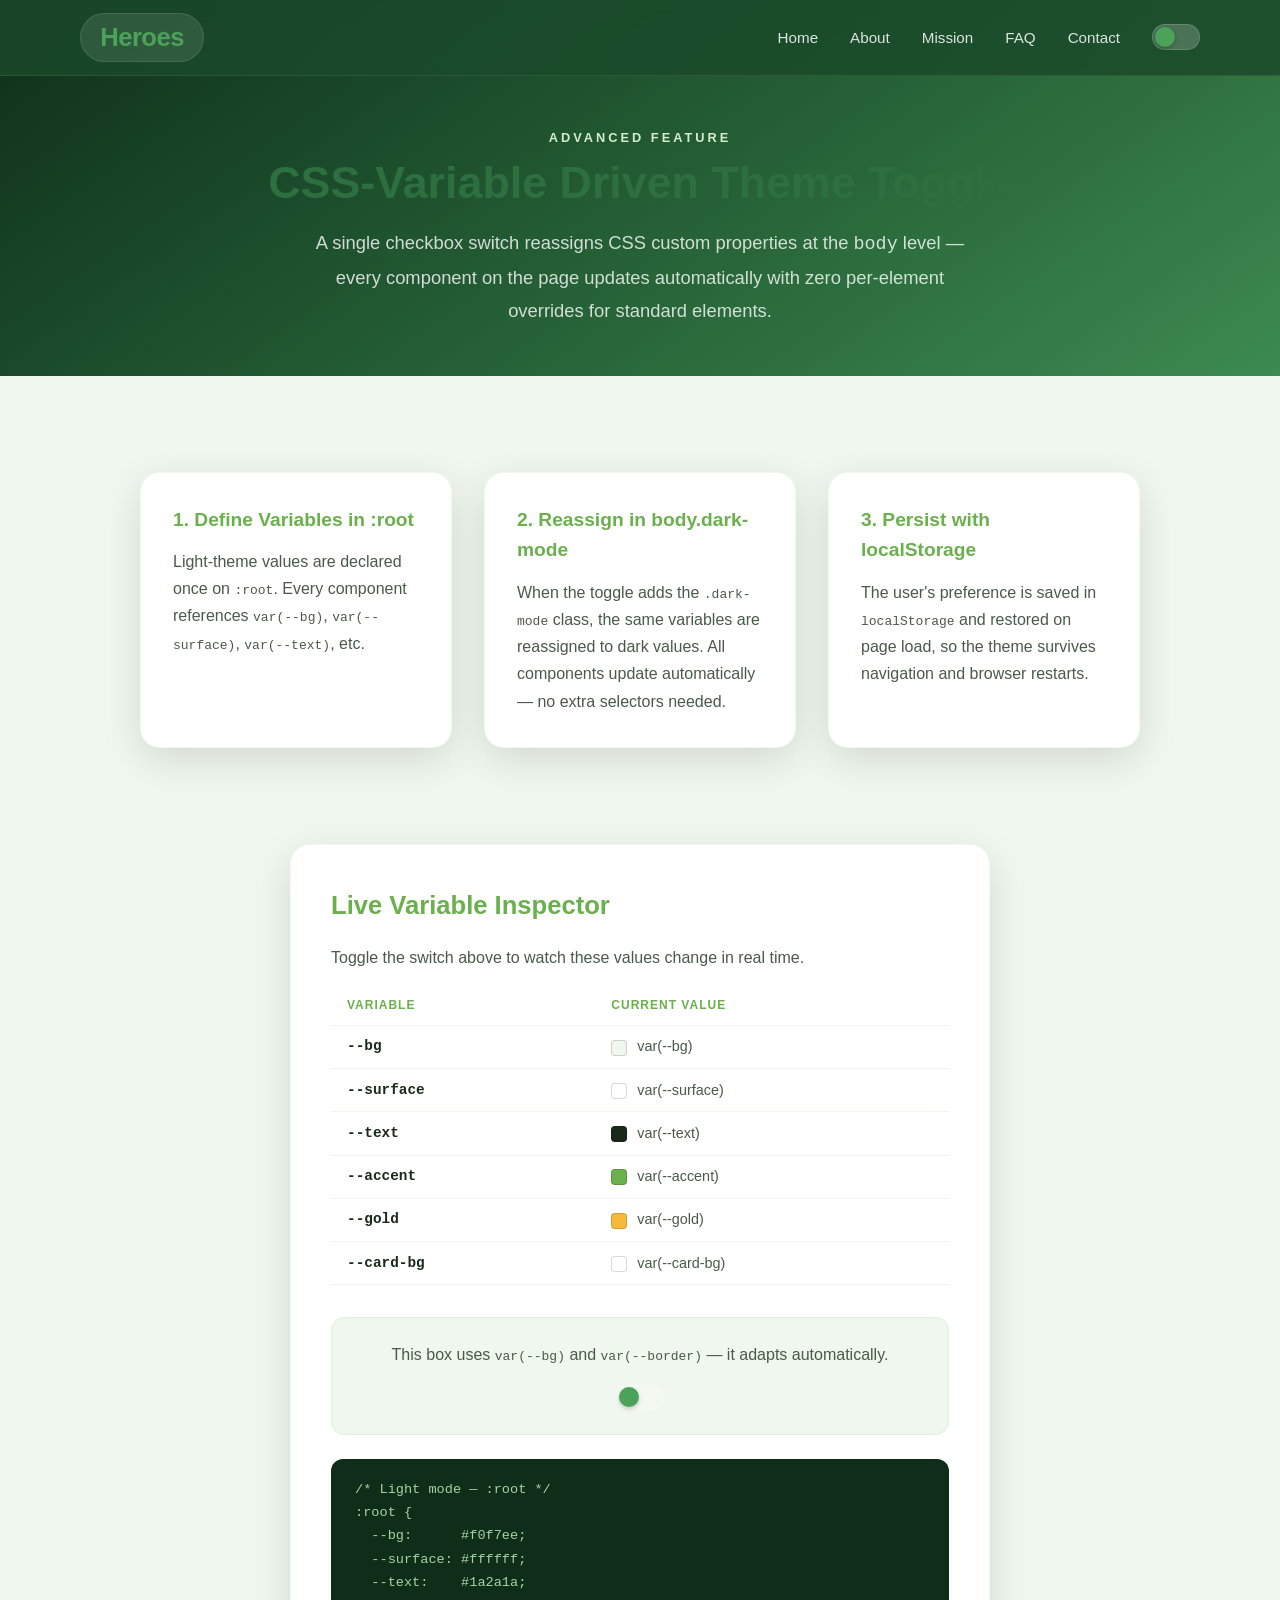
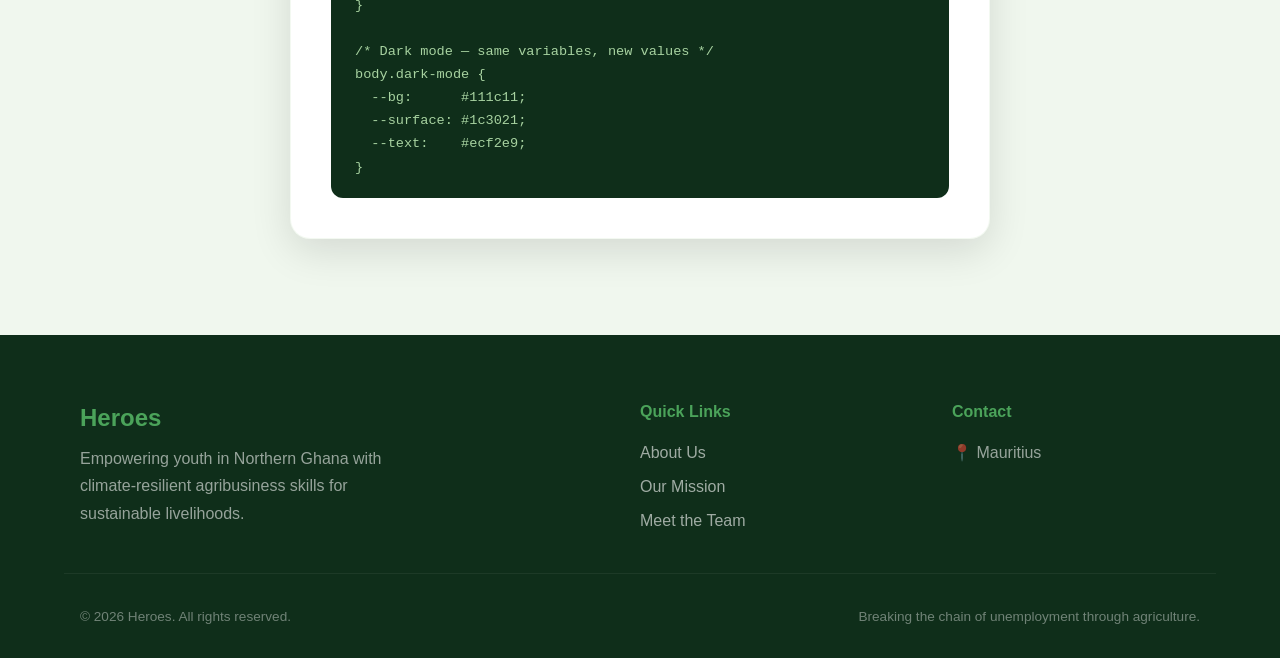
<file: empowering-youth-agriculture/advanced-feature.html>
<!DOCTYPE html>
<html lang="en">
<head>
    <meta charset="UTF-8" />
    <meta name="viewport" content="width=device-width, initial-scale=1.0" />
    <title>Advanced Feature – CSS-Variable Driven Theme Toggle</title>
    <link rel="stylesheet" href="styles.css" />
</head>
<body data-page="advanced">

    <!-- ===== HEADER & NAVIGATION ===== -->
    <header class="site-header">
        <div class="container nav-container">
            <a href="index.html" class="brand">Heroes</a>
            <nav class="primary-nav" aria-label="Main navigation">
                <ul>
                    <li><a href="index.html">Home</a></li>
                    <li><a href="about.html">About</a></li>
                    <li><a href="mission.html">Mission</a></li>
                    <li><a href="faq.html">FAQ</a></li>
                    <li><a href="contact.html">Contact</a></li>
                    <li>
                        <label class="theme-switch" for="theme-toggle">
                            <input type="checkbox" id="theme-toggle" />
                            <span class="switch-slider"></span>
                        </label>
                    </li>
                </ul>
            </nav>
            <button class="mobile-menu-toggle" id="menuToggle" aria-label="Toggle menu">
                <span></span><span></span><span></span>
            </button>
        </div>
    </header>

    <main>
        <!-- ===== HERO ===== -->
        <section class="feature-hero">
            <div class="container">
                <span class="section-label">ADVANCED FEATURE</span>
                <h1 class="section-title">CSS-Variable Driven Theme Toggle</h1>
                <p class="feature-hero-desc">
                    A single checkbox switch reassigns CSS custom properties at the
                    <code>body</code> level — every component on the page updates
                    automatically with zero per-element overrides for standard elements.
                </p>
            </div>
        </section>

        <!-- ===== HOW IT WORKS ===== -->
        <section class="feature-section">
            <div class="container">
                <div class="feature-grid">
                    <div class="feature-card">
                        <h3>1. Define Variables in :root</h3>
                        <p>
                            Light-theme values are declared once on <code>:root</code>.
                            Every component references <code>var(--bg)</code>,
                            <code>var(--surface)</code>, <code>var(--text)</code>, etc.
                        </p>
                    </div>
                    <div class="feature-card">
                        <h3>2. Reassign in body.dark-mode</h3>
                        <p>
                            When the toggle adds the <code>.dark-mode</code> class,
                            the same variables are reassigned to dark values.
                            All components update automatically — no extra selectors needed.
                        </p>
                    </div>
                    <div class="feature-card">
                        <h3>3. Persist with localStorage</h3>
                        <p>
                            The user's preference is saved in <code>localStorage</code>
                            and restored on page load, so the theme survives navigation
                            and browser restarts.
                        </p>
                    </div>
                </div>
            </div>
        </section>

        <!-- ===== LIVE DEMO ===== -->
        <section class="feature-section" style="padding-top: 0;">
            <div class="container">
                <div class="demo-panel">
                    <h2>Live Variable Inspector</h2>
                    <p style="color: var(--text-muted); margin-bottom: 0.5rem;">
                        Toggle the switch above to watch these values change in real time.
                    </p>

                    <table class="var-table">
                        <thead>
                            <tr>
                                <th>Variable</th>
                                <th>Current Value</th>
                            </tr>
                        </thead>
                        <tbody>
                            <tr>
                                <td>--bg</td>
                                <td><span class="color-swatch" style="background: var(--bg);"></span> var(--bg)</td>
                            </tr>
                            <tr>
                                <td>--surface</td>
                                <td><span class="color-swatch" style="background: var(--surface);"></span> var(--surface)</td>
                            </tr>
                            <tr>
                                <td>--text</td>
                                <td><span class="color-swatch" style="background: var(--text);"></span> var(--text)</td>
                            </tr>
                            <tr>
                                <td>--accent</td>
                                <td><span class="color-swatch" style="background: var(--accent);"></span> var(--accent)</td>
                            </tr>
                            <tr>
                                <td>--gold</td>
                                <td><span class="color-swatch" style="background: var(--gold);"></span> var(--gold)</td>
                            </tr>
                            <tr>
                                <td>--card-bg</td>
                                <td><span class="color-swatch" style="background: var(--card-bg);"></span> var(--card-bg)</td>
                            </tr>
                        </tbody>
                    </table>

                    <div class="toggle-demo-area">
                        <p>This box uses <code>var(--bg)</code> and <code>var(--border)</code> — it adapts automatically.</p>
                        <label class="theme-switch" for="theme-toggle-2">
                            <input type="checkbox" id="theme-toggle-2" />
                            <span class="switch-slider"></span>
                        </label>
                    </div>

                    <div class="code-block"><span class="cmt">/* Light mode — :root */</span>
<span class="sel">:root</span> {
  <span class="kw">--bg</span>:      <span class="val">#f0f7ee</span>;
  <span class="kw">--surface</span>: <span class="val">#ffffff</span>;
  <span class="kw">--text</span>:    <span class="val">#1a2a1a</span>;
}

<span class="cmt">/* Dark mode — same variables, new values */</span>
<span class="sel">body.dark-mode</span> {
  <span class="kw">--bg</span>:      <span class="val">#111c11</span>;
  <span class="kw">--surface</span>: <span class="val">#1c3021</span>;
  <span class="kw">--text</span>:    <span class="val">#ecf2e9</span>;
}</div>
                </div>
            </div>
        </section>
    </main>

    <!-- ===== FOOTER ===== -->
    <footer class="site-footer">
        <div class="container footer-grid">
            <div class="footer-brand">
                <h3>Heroes</h3>
                <p>Empowering youth in Northern Ghana with climate-resilient agribusiness skills for sustainable livelihoods.</p>
            </div>
            <div class="footer-links">
                <h4>Quick Links</h4>
                <ul>
                    <li><a href="about.html">About Us</a></li>
                    <li><a href="mission.html">Our Mission</a></li>
                    <li><a href="team.html">Meet the Team</a></li>
                </ul>
            </div>
            <div class="footer-contact">
                <h4>Contact</h4>
                <p>📍 Mauritius</p>
            </div>
        </div>
        <div class="container footer-bottom">
            <p>&copy; 2026 Heroes. All rights reserved.</p>
            <p class="footer-credits">Breaking the chain of unemployment through agriculture.</p>
        </div>
    </footer>

    <script src="darkmode.js"></script>
    <script>
        const toggle2 = document.getElementById("theme-toggle-2");
        if (toggle2) {
            if (document.body.classList.contains("dark-mode")) toggle2.checked = true;
            toggle2.addEventListener("change", () => {
                if (toggle2.checked) {
                    document.body.classList.add("dark-mode");
                    localStorage.setItem("theme", "dark");
                } else {
                    document.body.classList.remove("dark-mode");
                    localStorage.setItem("theme", "light");
                }
                const navToggle = document.getElementById("theme-toggle");
                if (navToggle) navToggle.checked = toggle2.checked;
            });
        }
    </script>
</body>
</html>
</file>
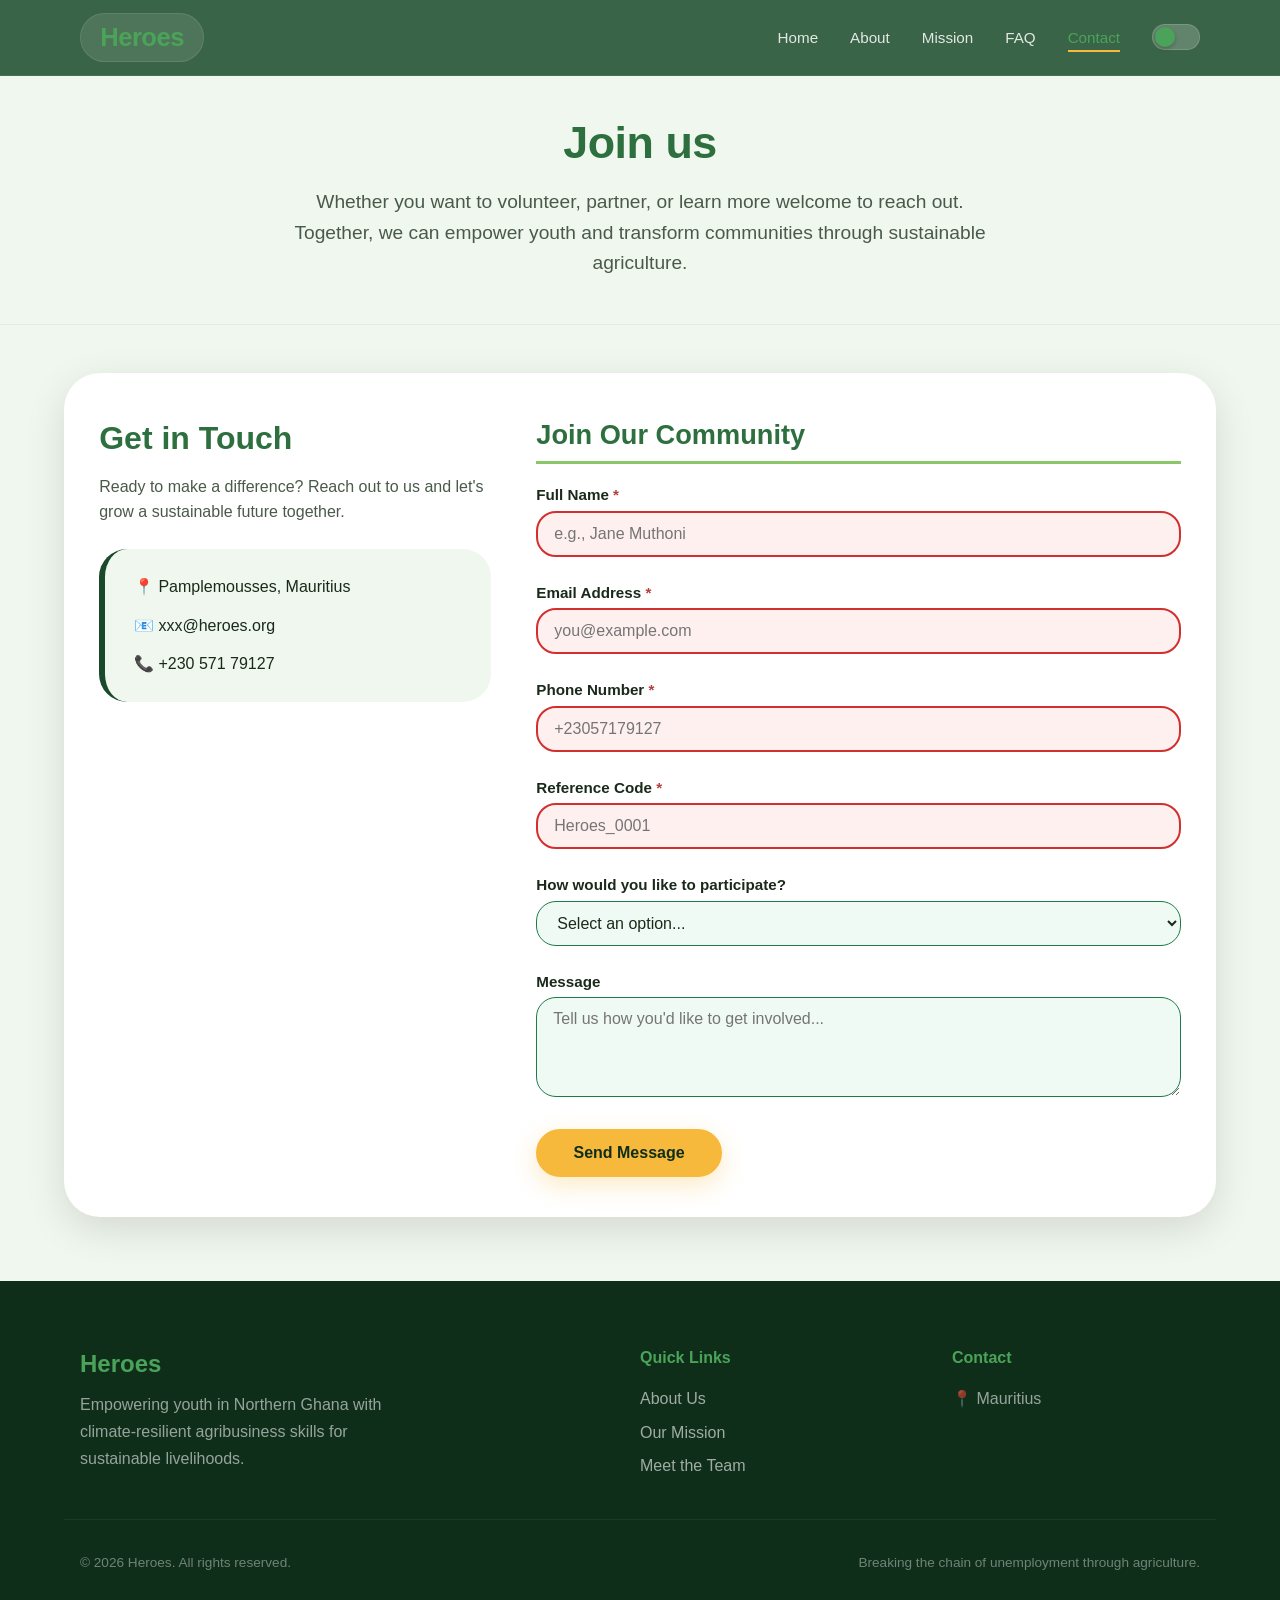
<file: empowering-youth-agriculture/contact.html>
<!DOCTYPE html>
<html lang="en">
<head>
    <meta charset="UTF-8" />
    <meta name="viewport" content="width=device-width, initial-scale=1.0" />
    <title>Heroes – Contact</title>
    <link rel="stylesheet" href="styles.css" />
</head>
<body data-page="contact">

    <!-- ===== HEADER ===== -->
    <header class="site-header">
        <div class="container nav-container">
            <a href="index.html" class="brand">Heroes</a>
            <nav class="primary-nav" aria-label="Main navigation">
                <ul>
                    <li><a href="index.html">Home</a></li>
                    <li><a href="about.html">About</a></li>
                    <li><a href="mission.html">Mission</a></li>
                    <li><a href="faq.html">FAQ</a></li>
                    <li><a href="contact.html" class="active">Contact</a></li>
                    <li>
                        <label class="theme-switch" for="theme-toggle">
                            <input type="checkbox" id="theme-toggle" />
                            <span class="switch-slider"></span>
                        </label>
                    </li>
                </ul>
            </nav>
            <button class="mobile-menu-toggle" id="menuToggle" aria-label="Toggle menu">
                <span></span><span></span><span></span>
            </button>
        </div>
    </header>

    <main>
        <!-- ===== CONTACT PAGE HERO ===== -->
        <section class="page-hero">
            <br><br>
            <h1>Join us</h1>
            <p>
                Whether you want to volunteer, partner, or learn more  
                welcome to reach out. Together, we can empower youth and transform communities through sustainable agriculture.
            </p>
        </section>

        <!-- ===== CONTACT SECTION ===== -->
        <section class="contact-section">
            <div class="contact-wrapper">
                <!-- Contact Info (left) -->
                <div class="contact-info">
                    <h2>Get in Touch</h2>
                    <p>
                        Ready to make a difference? Reach out to us and let's 
                        grow a sustainable future together.
                    </p>
                    <ul class="contact-details">
                        <li>📍 Pamplemousses, Mauritius</li>
                        <li>📧 xxx@heroes.org</li>
                        <li>📞 +230 571 79127</li>
                    </ul>
                </div>

                <!-- Contact Form (right) with validation -->
                <form id="contact-form" class="contact-form" novalidate>
                    <fieldset>
                        <legend>Join Our Community</legend>

                        <!-- Full Name -->
                        <div class="form-group" id="name-group">
                            <label for="fullname">Full Name <span class="required">*</span></label>
                            <input 
                                type="text" 
                                id="fullname" 
                                name="fullname" 
                                placeholder="e.g., Jane Muthoni"
                                required
                            />
                            <span class="error-message">⚠️ Please enter your full name</span>
                            <span class="success-message">✓ Looks good!</span>
                        </div>

                        <!-- Email -->
                        <div class="form-group" id="email-group">
                            <label for="email">Email Address <span class="required">*</span></label>
                            <input 
                                type="email" 
                                id="email" 
                                name="email" 
                                placeholder="you@example.com"
                                pattern="^[a-zA-Z0-9._%+-]+@[a-zA-Z0-9.-]+\.[a-zA-Z]{2,}$"
                                required
                            />
                            <span class="error-message">⚠️ Please enter a valid email address (e.g., name@domain.com)</span>
                            <span class="success-message">✓ Valid email</span>
                        </div>

                        <!-- Phone -->
                        <div class="form-group" id="phone-group">
                            <label for="phone">Phone Number <span class="required">*</span></label>
                            <input 
                                type="tel" 
                                id="phone" 
                                name="phone" 
                                placeholder="+23057179127"
                                pattern="^\+?[0-9]{8,15}$"
                                title="Enter 8-15 digits, optionally starting with +"
                                required
                            />
                            <span class="error-message">⚠️ Phone must contain 8–15 digits (optional + allowed)</span>
                            <span class="success-message">✓ Valid phone number</span>
                        </div>

                        <!-- Reference Code -->
                        <div class="form-group" id="ref-group">
                            <label for="reference">Reference Code <span class="required">*</span></label>
                            <input 
                                type="text" 
                                id="reference" 
                                name="reference" 
                                placeholder="Heroes_0001"
                                pattern="^[A-Za-z]+_[0-9]{4}$"
                                title="Format: Heroes_0000 (e.g., Heroes_1234)"
                                required
                            />
                            <span class="error-message">⚠️ Format must be Heroes_0000 (e.g., Heroes_1234)</span>
                            <span class="success-message">✓ Valid reference code</span>
                        </div>

                        <!-- Interest (Select) -->
                        <div class="form-group">
                            <label for="interest">How would you like to participate?</label>
                            <select id="interest" name="interest">
                                <option value="">Select an option...</option>
                                <option value="volunteer">Volunteer</option>
                                <option value="partner">Partner with us</option>
                                <option value="school">School program</option>
                                <option value="donate">Donate</option>
                                <option value="learn">Learn more</option>
                            </select>
                        </div>

                        <!-- Message -->
                        <div class="form-group">
                            <label for="message">Message</label>
                            <textarea 
                                id="message" 
                                name="message" 
                                rows="4" 
                                placeholder="Tell us how you'd like to get involved..."
                            ></textarea>
                        </div>

                        <button type="submit" class="btn btn-primary">
                            Send Message 
                        </button>
                    </fieldset>
                </form>
            </div>
        </section>
    </main>

    <!-- ===== FOOTER ===== -->
    <footer class="site-footer">
        <div class="container footer-grid">
            <div class="footer-brand">
                <h3>Heroes</h3>
                <p>Empowering youth in Northern Ghana with climate-resilient agribusiness skills for sustainable livelihoods.</p>
            </div>
            <div class="footer-links">
                <h4>Quick Links</h4>
                <ul>
                    <li><a href="about.html">About Us</a></li>
                    <li><a href="mission.html">Our Mission</a></li>
                    <li><a href="team.html">Meet the Team</a></li>
                </ul>
            </div>
            <div class="footer-contact">
                <h4>Contact</h4>
                <p>📍 Mauritius</p>
            </div>
        </div>
        <div class="container footer-bottom">
            <p>&copy; 2026 Heroes. All rights reserved.</p>
            <p class="footer-credits">Breaking the chain of unemployment through agriculture.</p>
        </div>
    </footer>

    <!-- ===== SCRIPTS ===== -->
    <script src="darkmode.js"></script>
    <script>
        (function() {
            "use strict";

            const form = document.getElementById('contact-form');

            function isValidEmail(value) {
                return /^[a-zA-Z0-9._%+-]+@[a-zA-Z0-9.-]+\.[a-zA-Z]{2,}$/.test(value.trim());
            }

            function isValidPhone(value) {
                return /^\+?[0-9]{8,15}$/.test(value.trim());
            }

            function isValidReference(value) {
                return /^[A-Za-z]+_[0-9]{4}$/.test(value.trim());
            }

            function validateField(input) {
                const group = input.closest('.form-group');
                if (!group) return false;

                const value = input.value.trim();
                const required = input.hasAttribute('required');
                let isValid = true;

                if (value === '' && !required) {
                    group.classList.remove('invalid', 'valid');
                    return true;
                }

                if (input.id === 'email') isValid = isValidEmail(value);
                else if (input.id === 'phone') isValid = isValidPhone(value);
                else if (input.id === 'reference') isValid = isValidReference(value);
                else if (input.type === 'text' && required) isValid = value !== '';
                else if (input.pattern) isValid = new RegExp(input.pattern).test(value);
                else isValid = true;

                group.classList.remove('invalid', 'valid');
                if (!isValid && value !== '') group.classList.add('invalid');
                else if (isValid && value !== '') group.classList.add('valid');

                return isValid;
            }

            function validateForm(e) {
                e.preventDefault();
                const fields = ['fullname', 'email', 'phone', 'reference'];
                let allValid = true;

                fields.forEach(id => {
                    const input = document.getElementById(id);
                    if (input) {
                        const valid = validateField(input);
                        if (!valid) allValid = false;
                    }
                });

                const oldMsg = document.querySelector('.form-success-msg');
                if (oldMsg) oldMsg.remove();

                if (allValid) {
                    const successDiv = document.createElement('div');
                    successDiv.className = 'form-success-msg';
                    successDiv.style.cssText = `
                        margin-top: 1rem; padding: 0.8rem 1.2rem;
                        background: #daf1e3; color: #0d3b2a;
                        border-radius: 40px; font-weight: 500;
                        border-left: 6px solid #1e7a4a;
                        display: flex; align-items: center; gap: 0.5rem;
                    `;
                    successDiv.innerHTML = `✅ Thank you! Your message has been sent (demo).`;
                    form.appendChild(successDiv);
                    setTimeout(() => { if (successDiv.parentNode) successDiv.remove(); }, 5000);
                } else {
                    const firstInvalid = document.querySelector('.form-group.invalid input, .form-group.invalid select');
                    if (firstInvalid) firstInvalid.focus();
                }
            }

            document.querySelectorAll('#contact-form input, #contact-form select').forEach(input => {
                input.addEventListener('blur', function() { validateField(this); });
                input.addEventListener('input', function() {
                    if (this.value.trim() !== '' || this.hasAttribute('required')) {
                        validateField(this);
                    } else {
                        const group = this.closest('.form-group');
                        if (group) group.classList.remove('invalid', 'valid');
                    }
                });
            });

            form.addEventListener('submit', validateForm);

            document.getElementById('menuToggle')?.addEventListener('click', function() {
                const nav = document.querySelector('.primary-nav ul');
                if (nav) nav.style.display = nav.style.display === 'flex' ? 'none' : 'flex';
            });
        })();
    </script>
</body>
</html>
</file>
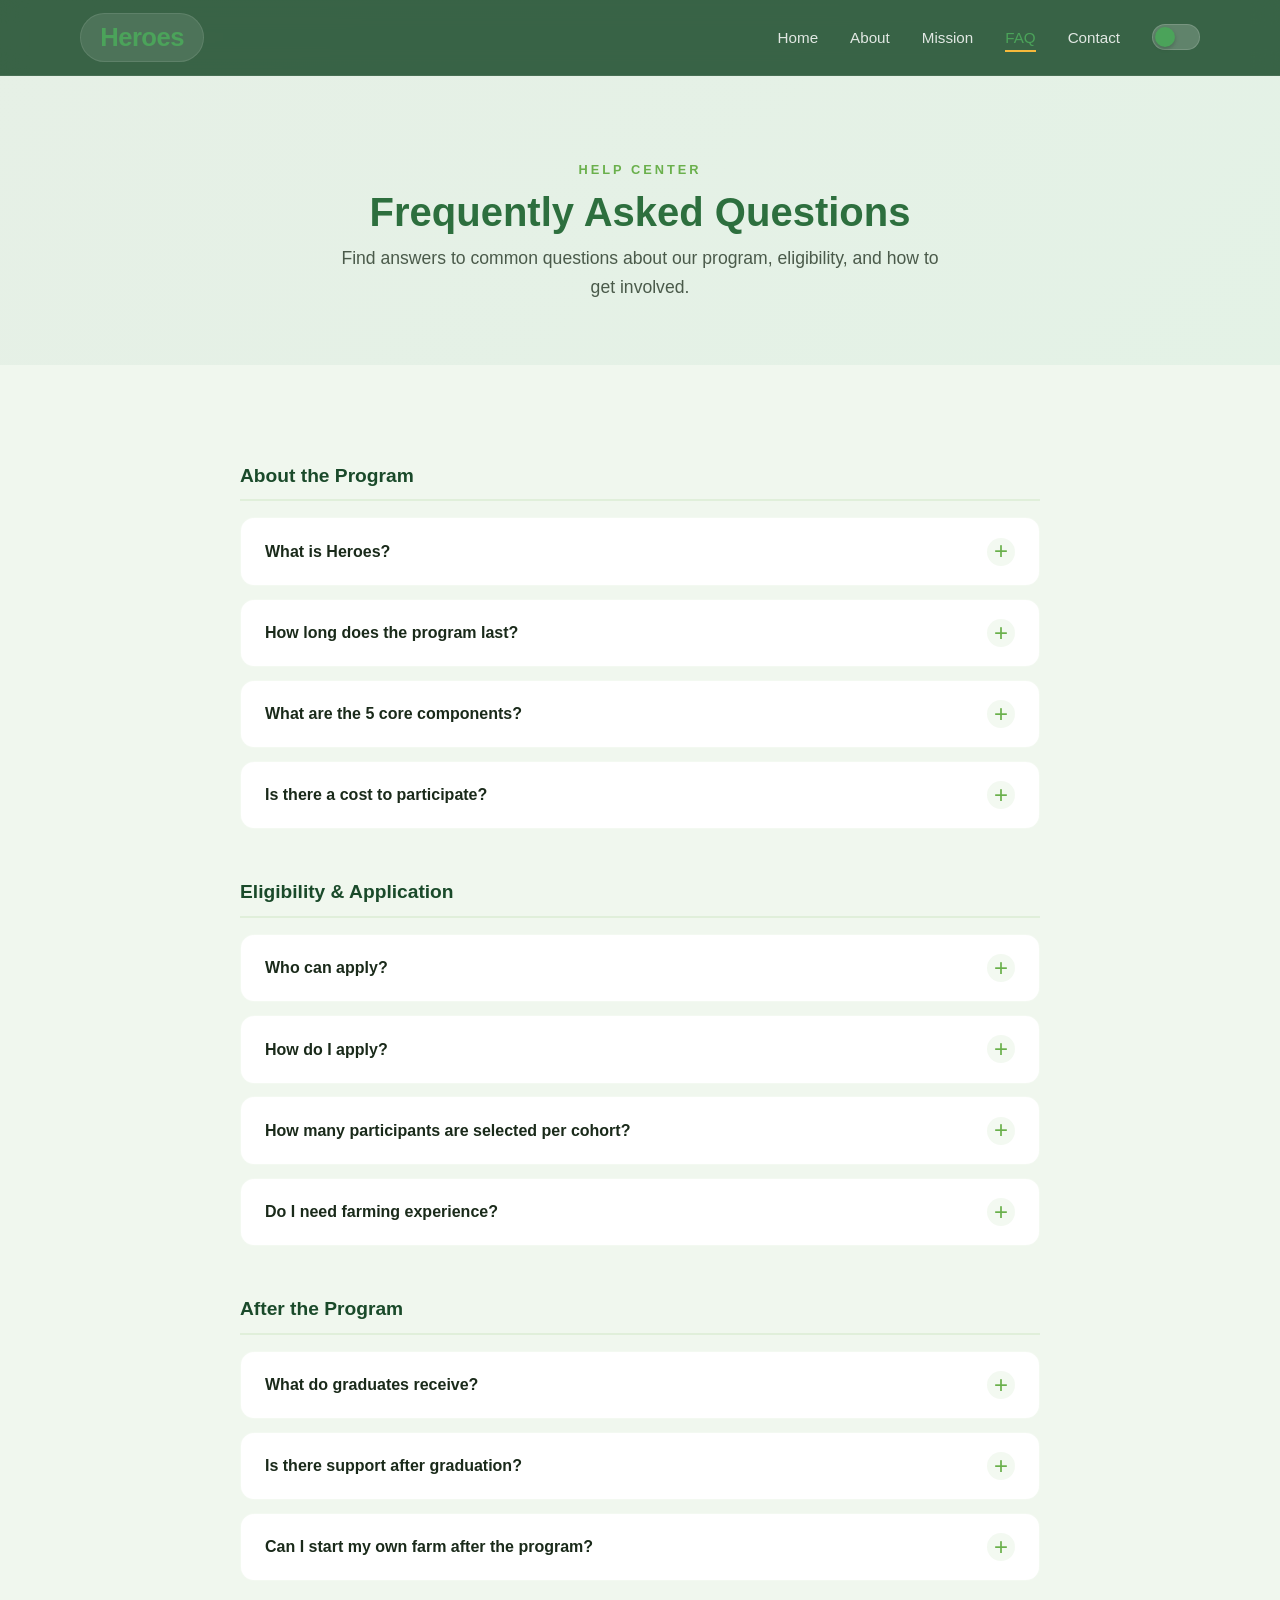
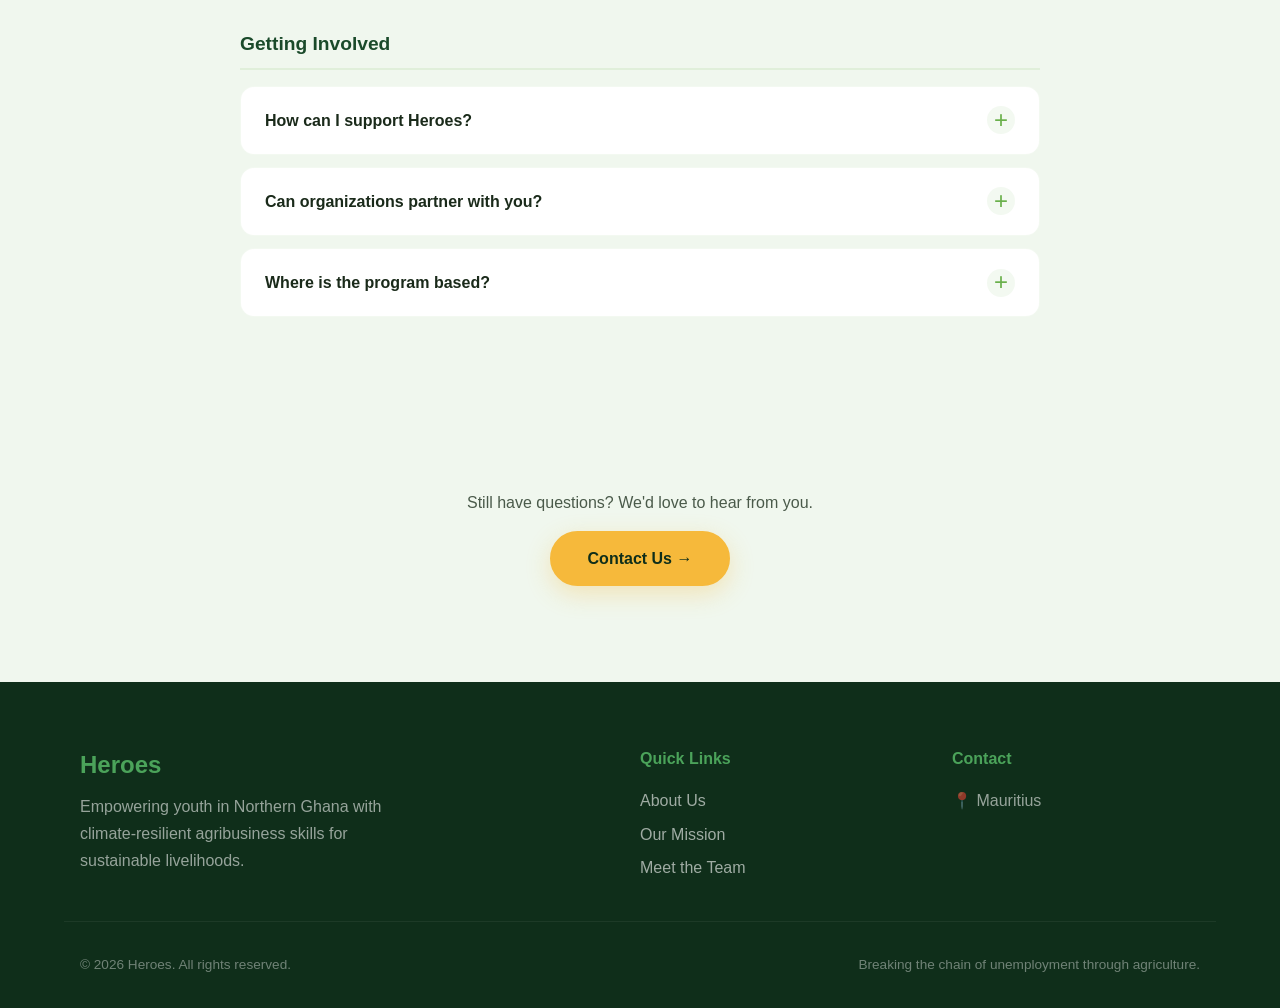
<file: empowering-youth-agriculture/faq.html>
<!DOCTYPE html>
<html lang="en">
<head>
    <meta charset="UTF-8" />
    <meta name="viewport" content="width=device-width, initial-scale=1.0" />
    <title>FAQ – Heroes</title>
    <link rel="stylesheet" href="styles.css" />
</head>
<body data-page="faq">

    <!-- ===== HEADER & NAVIGATION ===== -->
    <header class="site-header">
        <div class="container nav-container">
            <a href="index.html" class="brand">Heroes</a>
            <nav class="primary-nav" aria-label="Main navigation">
                <ul>
                    <li><a href="index.html">Home</a></li>
                    <li><a href="about.html">About</a></li>
                    <li><a href="mission.html">Mission</a></li>
                    <li><a href="faq.html" class="active">FAQ</a></li>
                    <li><a href="contact.html">Contact</a></li>
                    <li>
                        <label class="theme-switch" for="theme-toggle">
                            <input type="checkbox" id="theme-toggle" />
                            <span class="switch-slider"></span>
                        </label>
                    </li>
                </ul>
            </nav>
            <button class="mobile-menu-toggle" id="menuToggle" aria-label="Toggle menu">
                <span></span><span></span><span></span>
            </button>
        </div>
    </header>

    <main>
        <!-- ===== FAQ HERO ===== -->
        <section class="faq-hero">
            <div class="container">
                <span class="section-label">HELP CENTER</span>
                <h1 class="section-title">Frequently Asked Questions</h1>
                <p>Find answers to common questions about our program, eligibility, and how to get involved.</p>
            </div>
        </section>

        <!-- ===== FAQ LIST ===== -->
        <section class="faq-categories">
            <div class="container">

                <!-- Category: About the Program -->
                <div class="faq-category">
                    <h2 class="faq-category-title">About the Program</h2>

                    <div class="faq-item">
                        <input type="checkbox" id="faq1" class="faq-input" />
                        <label for="faq1" class="faq-label">What is Heroes?</label>
                        <div class="faq-answer">
                            <div class="faq-answer-inner">
                                Heroes is a youth-led social enterprise that addresses unemployment and rural-urban migration in Ghana by equipping young people in Northern Ghana with market-linked, climate-resilient agribusiness skills through a 3-month incubation program.
                            </div>
                        </div>
                    </div>

                    <div class="faq-item">
                        <input type="checkbox" id="faq2" class="faq-input" />
                        <label for="faq2" class="faq-label">How long does the program last?</label>
                        <div class="faq-answer">
                            <div class="faq-answer-inner">
                                The program runs for 3 months. Each month focuses on a different phase: Foundation (farming fundamentals), Development (agribusiness skills), and Launch (market access and starter kits).
                            </div>
                        </div>
                    </div>

                    <div class="faq-item">
                        <input type="checkbox" id="faq3" class="faq-input" />
                        <label for="faq3" class="faq-label">What are the 5 core components?</label>
                        <div class="faq-answer">
                            <div class="faq-answer-inner">
                                Our 5 core components are: (1) Climate-Resilient Farming, (2) Agribusiness &amp; Entrepreneurship, (3) Starter Inputs &amp; Demo Farms, (4) Mentorship &amp; Cooperatives, and (5) Market Linkages. Each component is designed to build practical skills and long-term livelihoods.
                            </div>
                        </div>
                    </div>

                    <div class="faq-item">
                        <input type="checkbox" id="faq4" class="faq-input" />
                        <label for="faq4" class="faq-label">Is there a cost to participate?</label>
                        <div class="faq-answer">
                            <div class="faq-answer-inner">
                                No, the program is completely free for selected participants. All training, materials, starter kits, and mentorship are funded through partnerships and supporters.
                            </div>
                        </div>
                    </div>
                </div>

                <!-- Category: Eligibility & Application -->
                <div class="faq-category">
                    <h2 class="faq-category-title">Eligibility &amp; Application</h2>

                    <div class="faq-item">
                        <input type="checkbox" id="faq5" class="faq-input" />
                        <label for="faq5" class="faq-label">Who can apply?</label>
                        <div class="faq-answer">
                            <div class="faq-answer-inner">
                                The program is open to youth aged 18–35 in Northern Ghana who are unemployed or underemployed and interested in building a career in agriculture. No prior farming experience is required.
                            </div>
                        </div>
                    </div>

                    <div class="faq-item">
                        <input type="checkbox" id="faq6" class="faq-input" />
                        <label for="faq6" class="faq-label">How do I apply?</label>
                        <div class="faq-answer">
                            <div class="faq-answer-inner">
                                You can apply by reaching out through our contact page or visiting one of our community outreach sessions. Our team will guide you through the application process and answer any questions you have.
                            </div>
                        </div>
                    </div>

                    <div class="faq-item">
                        <input type="checkbox" id="faq7" class="faq-input" />
                        <label for="faq7" class="faq-label">How many participants are selected per cohort?</label>
                        <div class="faq-answer">
                            <div class="faq-answer-inner">
                                Each cohort trains 40 youth, with a target of 50% women participants. This ensures a balanced and inclusive learning environment.
                            </div>
                        </div>
                    </div>

                    <div class="faq-item">
                        <input type="checkbox" id="faq8" class="faq-input" />
                        <label for="faq8" class="faq-label">Do I need farming experience?</label>
                        <div class="faq-answer">
                            <div class="faq-answer-inner">
                                No. The program is designed for beginners. We start with the fundamentals and build up to advanced techniques over the 3-month period.
                            </div>
                        </div>
                    </div>
                </div>

                <!-- Category: After the Program -->
                <div class="faq-category">
                    <h2 class="faq-category-title">After the Program</h2>

                    <div class="faq-item">
                        <input type="checkbox" id="faq9" class="faq-input" />
                        <label for="faq9" class="faq-label">What do graduates receive?</label>
                        <div class="faq-answer">
                            <div class="faq-answer-inner">
                                Graduates receive a starter kit containing seeds, tools, and basic irrigation equipment. They also gain access to mentorship, cooperative farming groups, and market connections.
                            </div>
                        </div>
                    </div>

                    <div class="faq-item">
                        <input type="checkbox" id="faq10" class="faq-input" />
                        <label for="faq10" class="faq-label">Is there support after graduation?</label>
                        <div class="faq-answer">
                            <div class="faq-answer-inner">
                                Yes. Graduates receive monthly mentor check-ins for 6 months, access to cooperative groups, continued market connections, and the opportunity to rejoin future cohorts as peer mentors.
                            </div>
                        </div>
                    </div>

                    <div class="faq-item">
                        <input type="checkbox" id="faq11" class="faq-input" />
                        <label for="faq11" class="faq-label">Can I start my own farm after the program?</label>
                        <div class="faq-answer">
                            <div class="faq-answer-inner">
                                Absolutely. That's the goal. Many graduates go on to establish their own farms, join cooperatives, or start agribusinesses. Our market linkage component ensures you connect with buyers from day one.
                            </div>
                        </div>
                    </div>
                </div>

                <!-- Category: Getting Involved -->
                <div class="faq-category">
                    <h2 class="faq-category-title">Getting Involved</h2>

                    <div class="faq-item">
                        <input type="checkbox" id="faq12" class="faq-input" />
                        <label for="faq12" class="faq-label">How can I support Heroes?</label>
                        <div class="faq-answer">
                            <div class="faq-answer-inner">
                                You can support us by spreading the word, volunteering as a mentor, or reaching out through our contact page to discuss partnership and funding opportunities.
                            </div>
                        </div>
                    </div>

                    <div class="faq-item">
                        <input type="checkbox" id="faq13" class="faq-input" />
                        <label for="faq13" class="faq-label">Can organizations partner with you?</label>
                        <div class="faq-answer">
                            <div class="faq-answer-inner">
                                Yes. We welcome partnerships with NGOs, government agencies, private sector organizations, and educational institutions. Visit our contact page to discuss how we can work together.
                            </div>
                        </div>
                    </div>

                    <div class="faq-item">
                        <input type="checkbox" id="faq14" class="faq-input" />
                        <label for="faq14" class="faq-label">Where is the program based?</label>
                        <div class="faq-answer">
                            <div class="faq-answer-inner">
                                Heroes operates in Northern Ghana, with training sessions and demonstration farms in local communities. Our team travels to reach youth in both rural and peri-urban areas.
                            </div>
                        </div>
                    </div>
                </div>

            </div>
        </section>

        <!-- ===== CTA ===== -->
        <section class="faq-cta">
            <div class="container">
                <p>Still have questions? We'd love to hear from you.</p>
                <a href="contact.html" class="btn btn-primary">Contact Us →</a>
            </div>
        </section>
    </main>

    <!-- ===== FOOTER ===== -->
    <footer class="site-footer">
        <div class="container footer-grid">
            <div class="footer-brand">
                <h3>Heroes</h3>
                <p>Empowering youth in Northern Ghana with climate-resilient agribusiness skills for sustainable livelihoods.</p>
            </div>
            <div class="footer-links">
                <h4>Quick Links</h4>
                <ul>
                    <li><a href="about.html">About Us</a></li>
                    <li><a href="mission.html">Our Mission</a></li>
                    <li><a href="team.html">Meet the Team</a></li>
                </ul>
            </div>
            <div class="footer-contact">
                <h4>Contact</h4>
                <p>📍 Mauritius</p>
            </div>
        </div>
        <div class="container footer-bottom">
            <p>&copy; 2026 Heroes. All rights reserved.</p>
            <p class="footer-credits">Breaking the chain of unemployment through agriculture.</p>
        </div>
    </footer>

    <script src="darkmode.js"></script>
</body>
</html>
</file>
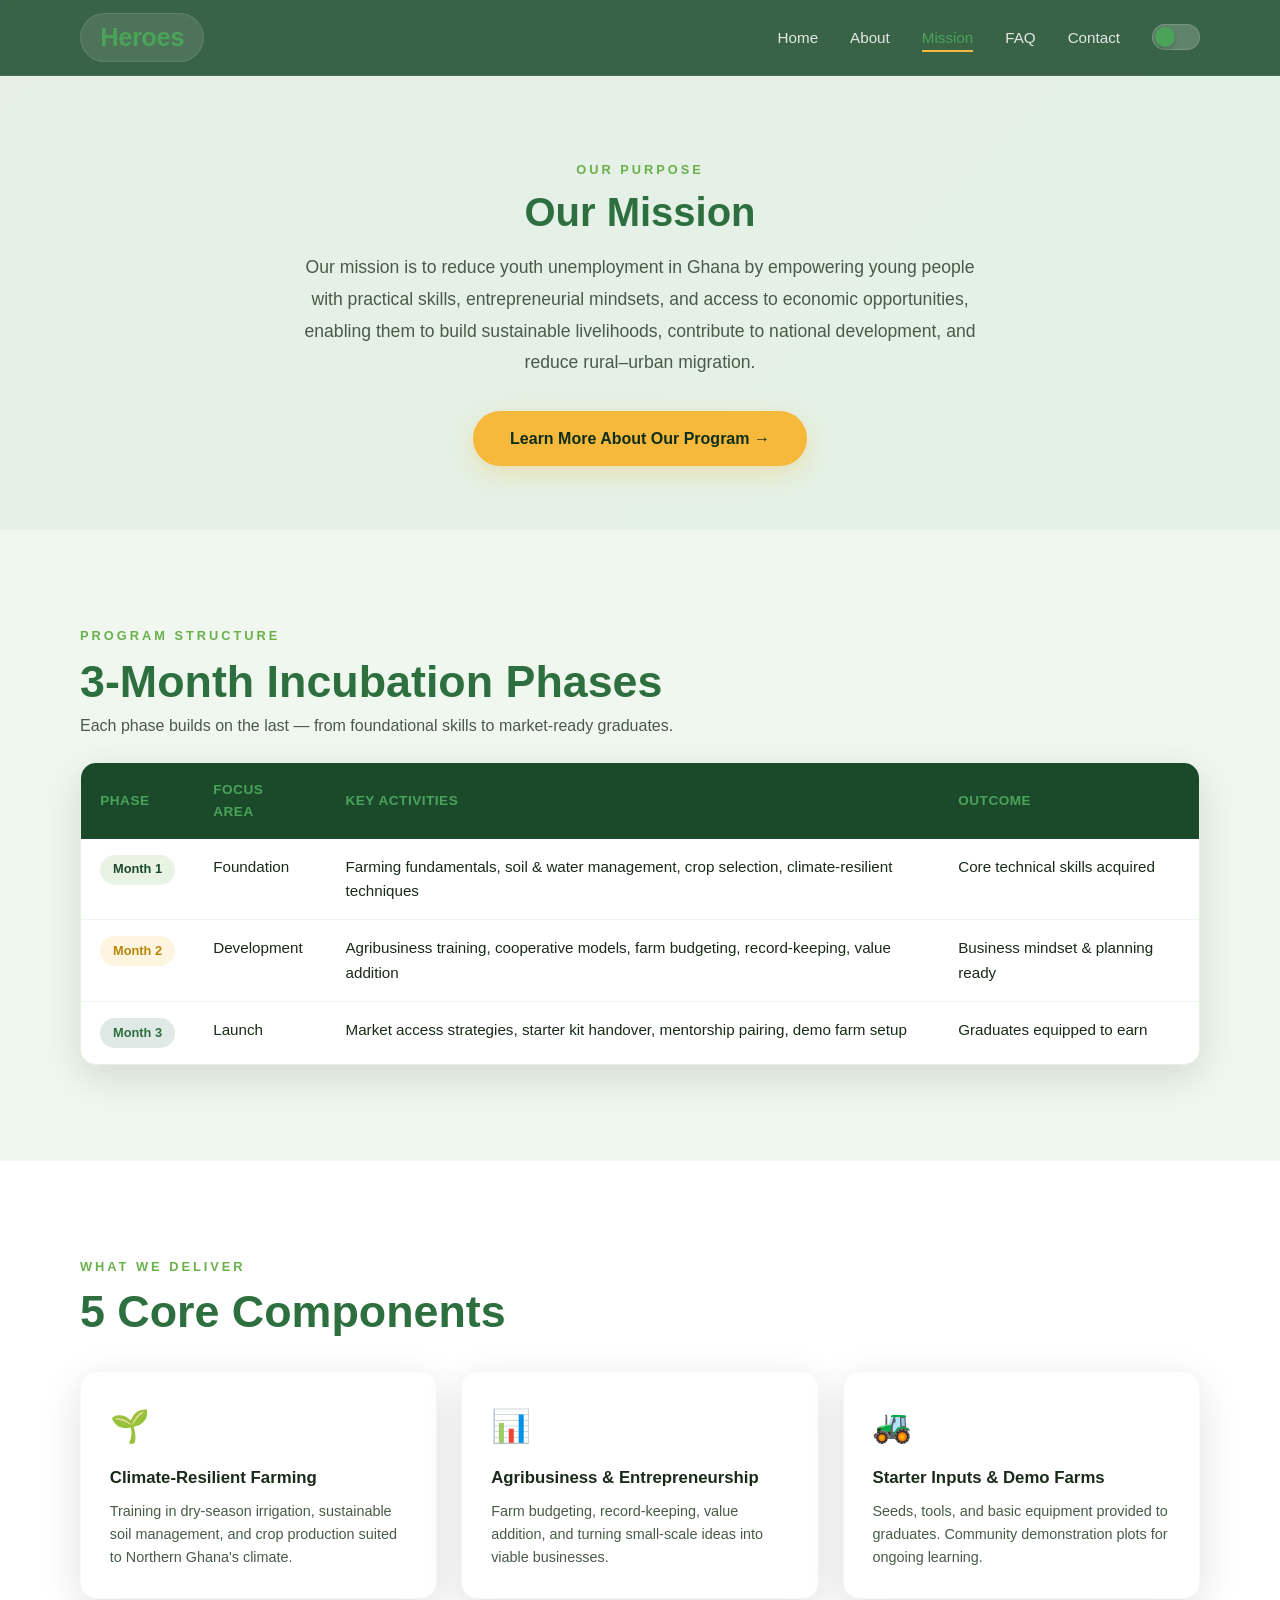
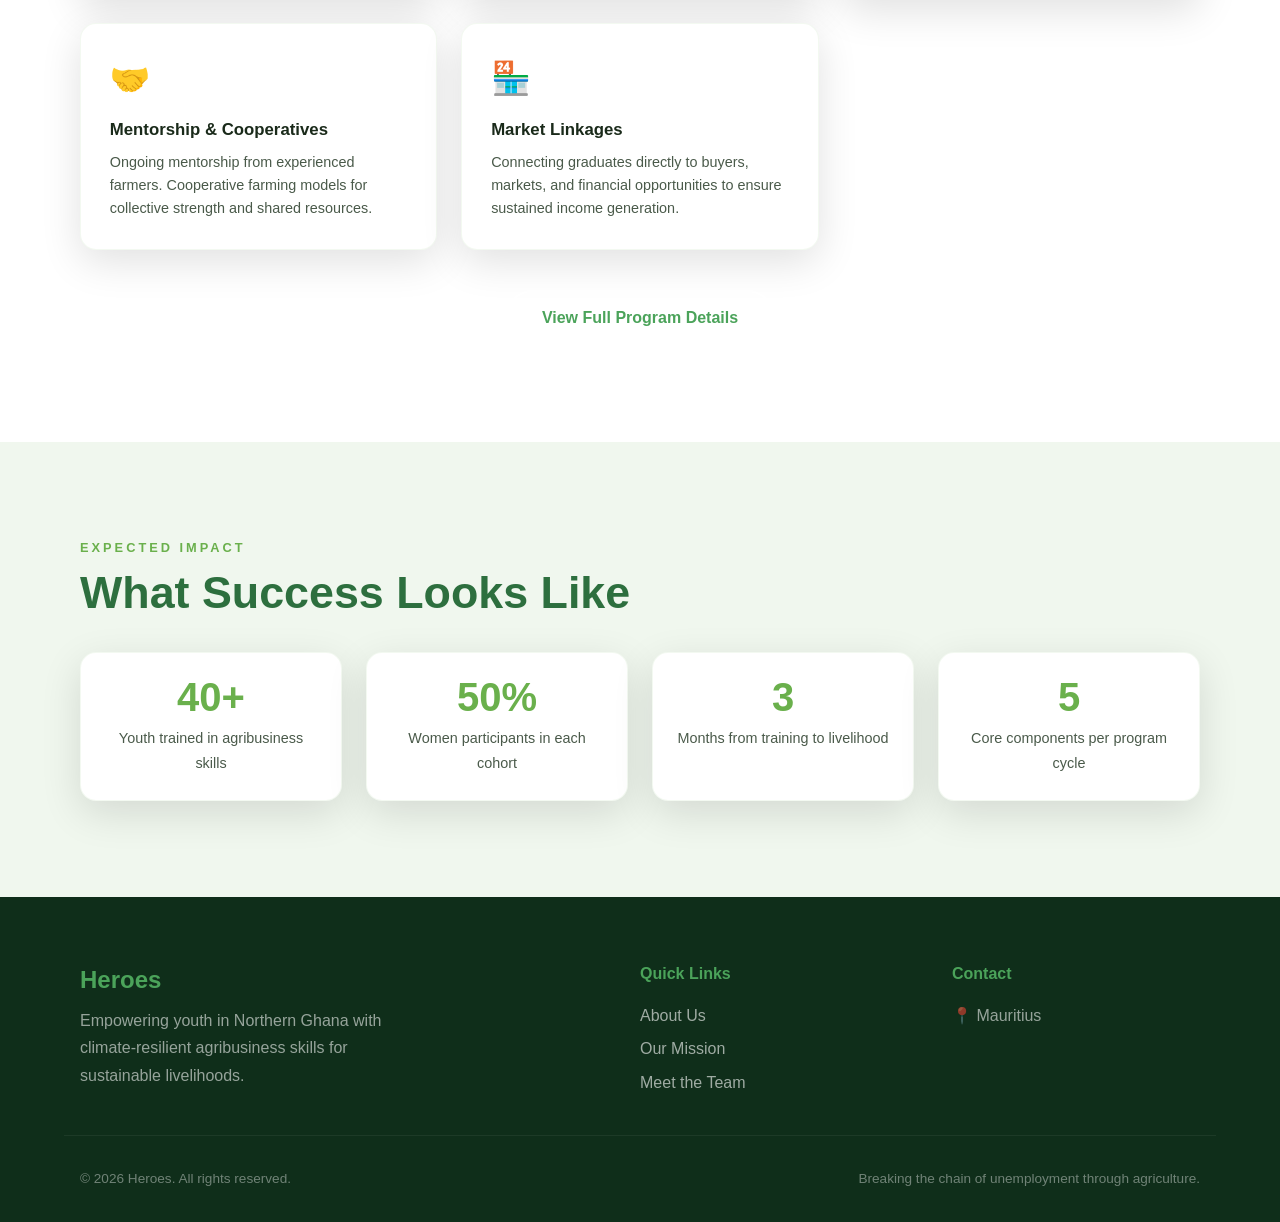
<file: empowering-youth-agriculture/mission.html>
<!DOCTYPE html>
<html lang="en">
<head>
    <meta charset="UTF-8" />
    <meta name="viewport" content="width=device-width, initial-scale=1.0" />
    <title>Our Mission – HTML Heroes</title>
    <link rel="stylesheet" href="styles.css" />
    <link rel="stylesheet" href="darkmode.css?v=2" />
</head>
<body data-page="mission">

    <!-- ===== HEADER & NAVIGATION ===== -->
    <header class="site-header">
        <div class="container nav-container">
            <a href="index.html" class="brand">Heroes</a>
            <nav class="primary-nav" aria-label="Main navigation">
                <ul>
                    <li><a href="index.html">Home</a></li>
                    <li><a href="about.html">About</a></li>
                    <li><a href="mission.html" class="active">Mission</a></li>
                    <li><a href="faq.html">FAQ</a></li>
                    <li><a href="contact.html">Contact</a></li>
                    <li>
                        <label class="theme-switch" for="theme-toggle">
                            <input type="checkbox" id="theme-toggle" />
                            <span class="switch-slider"></span>
                        </label>
                    </li>
                </ul>
            </nav>
        </div>
    </header>

    <main>
        <!-- ===== MISSION HERO ===== -->
        <section class="page-header-section">
            <div class="container">
                <span class="section-label">OUR PURPOSE</span>
                <h1 class="section-title">Our Mission</h1>
                <p class="mission-full-text">
                    Our mission is to reduce youth unemployment in Ghana by empowering young people with 
                    practical skills, entrepreneurial mindsets, and access to economic opportunities, 
                    enabling them to build sustainable livelihoods, contribute to national development, 
                    and reduce rural–urban migration.
                </p>

                <!-- Modal Trigger 1 -->
                <label for="program-modal" class="btn btn-primary mission-modal-btn">Learn More About Our Program →</label>
            </div>
        </section>

        <!-- ===== PROGRAM OVERVIEW TABLE ===== -->
        <section class="program-table-section">
            <div class="container">
                <span class="section-label">PROGRAM STRUCTURE</span>
              <h2 class="section-title" style="margin-bottom: 0.25rem;">3-Month Incubation Phases</h2>
<p style="color: var(--text-muted); max-width: 700px; margin-top: 0; margin-bottom: 1.5rem;">
    Each phase builds on the last — from foundational skills to market-ready graduates.
</p>
                <div class="table-wrapper">
                    <table class="program-table">
                        <thead>
                            <tr>
                                <th>Phase</th>
                                <th>Focus Area</th>
                                <th>Key Activities</th>
                                <th>Outcome</th>
                            </tr>
                        </thead>
                        <tbody>
                            <tr>
                                <td><span class="phase-badge phase-1">Month 1</span></td>
                                <td>Foundation</td>
                                <td>Farming fundamentals, soil &amp; water management, crop selection, climate-resilient techniques</td>
                                <td>Core technical skills acquired</td>
                            </tr>
                            <tr>
                                <td><span class="phase-badge phase-2">Month 2</span></td>
                                <td>Development</td>
                                <td>Agribusiness training, cooperative models, farm budgeting, record-keeping, value addition</td>
                                <td>Business mindset &amp; planning ready</td>
                            </tr>
                            <tr>
                                <td><span class="phase-badge phase-3">Month 3</span></td>
                                <td>Launch</td>
                                <td>Market access strategies, starter kit handover, mentorship pairing, demo farm setup</td>
                                <td>Graduates equipped to earn</td>
                            </tr>
                        </tbody>
                    </table>
                </div>
            </div>
        </section>

        <!-- ===== 5 CORE COMPONENTS ===== -->
        <section class="components-section">
            <div class="container">
                <span class="section-label">WHAT WE DELIVER</span>
                <h2 class="section-title">5 Core Components</h2>

                <div class="components-grid">
                    <div class="component-card">
                        <div class="component-icon">🌱</div>
                        <h3>Climate-Resilient Farming</h3>
                        <p>Training in dry-season irrigation, sustainable soil management, and crop production suited to Northern Ghana's climate.</p>
                    </div>
                    <div class="component-card">
                        <div class="component-icon">📊</div>
                        <h3>Agribusiness &amp; Entrepreneurship</h3>
                        <p>Farm budgeting, record-keeping, value addition, and turning small-scale ideas into viable businesses.</p>
                    </div>
                    <div class="component-card">
                        <div class="component-icon">🚜</div>
                        <h3>Starter Inputs &amp; Demo Farms</h3>
                        <p>Seeds, tools, and basic equipment provided to graduates. Community demonstration plots for ongoing learning.</p>
                    </div>
                    <div class="component-card">
                        <div class="component-icon">🤝</div>
                        <h3>Mentorship &amp; Cooperatives</h3>
                        <p>Ongoing mentorship from experienced farmers. Cooperative farming models for collective strength and shared resources.</p>
                    </div>
                    <div class="component-card">
                        <div class="component-icon">🏪</div>
                        <h3>Market Linkages</h3>
                        <p>Connecting graduates directly to buyers, markets, and financial opportunities to ensure sustained income generation.</p>
                    </div>
                </div>

                <!-- Modal Trigger 2 -->
                <div class="components-cta">
                    <label for="program-modal" class="btn btn-outline">View Full Program Details</label>
                </div>
            </div>
        </section>

        <!-- ===== EXPECTED OUTCOMES ===== -->
        <section class="outcomes-section">
            <div class="container">
                <span class="section-label">EXPECTED IMPACT</span>
                <h2 class="section-title">What Success Looks Like</h2>

                <div class="outcomes-grid">
                    <div class="outcome-item">
                        <span class="outcome-number">40+</span>
                        <span class="outcome-text">Youth trained in agribusiness skills</span>
                    </div>
                    <div class="outcome-item">
                        <span class="outcome-number">50%</span>
                        <span class="outcome-text">Women participants in each cohort</span>
                    </div>
                    <div class="outcome-item">
                        <span class="outcome-number">3</span>
                        <span class="outcome-text">Months from training to livelihood</span>
                    </div>
                    <div class="outcome-item">
                        <span class="outcome-number">5</span>
                        <span class="outcome-text">Core components per program cycle</span>
                    </div>
                </div>
            </div>
        </section>
    </main>

    <!-- ===== CSS-ONLY MODAL ===== -->
    <input type="checkbox" id="program-modal" class="modal-toggle" />
    <div class="modal-overlay">
        <div class="modal-content">
            <label for="program-modal" class="modal-close" aria-label="Close modal">&times;</label>
            <h2 class="modal-title">Program Details</h2>

            <div class="modal-body">
                <h3>Phase 1 — Foundation (Month 1)</h3>
                <p>Participants are introduced to the fundamentals of modern agriculture and sustainable farming practices tailored to Northern Ghana's climate conditions.</p>
                <ul>
                    <li>Land preparation and soil health assessment</li>
                    <li>Seed selection, planting techniques, and crop spacing</li>
                    <li>Dry-season irrigation methods (drip, sprinkler, canal)</li>
                    <li>Water conservation and harvesting strategies</li>
                    <li>Introduction to climate-resilient crop varieties</li>
                    <li>Pest and disease identification and organic control</li>
                    <li>Hands-on practice on demonstration plots</li>
                </ul>

                <h3>Phase 2 — Development (Month 2)</h3>
                <p>The focus shifts from field skills to business and cooperative skills, preparing participants to treat farming as a viable enterprise.</p>
                <ul>
                    <li>Farm budgeting, cost estimation, and financial planning</li>
                    <li>Record-keeping and basic bookkeeping for small farms</li>
                    <li>Value addition techniques (processing, packaging, storage)</li>
                    <li>Post-harvest handling to reduce losses and improve quality</li>
                    <li>Cooperative formation and collective decision-making</li>
                    <li>Group marketing and negotiation with buyers</li>
                    <li>Guest sessions with successful local agribusiness owners</li>
                </ul>

                <h3>Phase 3 — Launch (Month 3)</h3>
                <p>The final phase equips graduates with the tools, connections, and confidence to start generating income independently.</p>
                <ul>
                    <li>Starter kit distribution (seeds, tools, irrigation equipment)</li>
                    <li>Community demonstration plot setup and management</li>
                    <li>Market linkage sessions with local buyers and traders</li>
                    <li>Mentor pairing with experienced farmers and business owners</li>
                    <li>Business plan development and pitch practice</li>
                    <li>Graduation ceremony and alumni network induction</li>
                    <li>Post-program follow-up schedule established</li>
                </ul>

                <h3>Post-Program Support</h3>
                <p>Graduates are not left on their own after the 3 months. Ongoing support ensures sustained success and long-term livelihood growth.</p>
                <ul>
                    <li>Monthly mentor check-ins for the first 6 months</li>
                    <li>Access to cooperative farming groups and shared resources</li>
                    <li>Continued market connections and buyer introductions</li>
                    <li>Opportunity to rejoin future cohorts as peer mentors</li>
                    <li>Access to microfinance and savings group referrals</li>
                </ul>
            </div>

            <label for="program-modal" class="btn btn-primary modal-footer-btn">Got It</label>
        </div>
    </div>

    <!-- ===== FOOTER ===== -->
    <footer class="site-footer">
        <div class="container footer-grid">
            <div class="footer-brand">
                <h3>Heroes</h3>
                <p>Empowering youth in Northern Ghana with climate-resilient agribusiness skills for sustainable livelihoods.</p>
            </div>
            <div class="footer-links">
                <h4>Quick Links</h4>
                <ul>
                    <li><a href="about.html">About Us</a></li>
                    <li><a href="mission.html">Our Mission</a></li>
                    <li><a href="team.html">Meet the Team</a></li>
                </ul>
            </div>
            <div class="footer-contact">
                <h4>Contact</h4>
                <p>📍 Mauritius</p>
            </div>
        </div>
        <div class="container footer-bottom">
            <p>&copy; 2026 Heroes. All rights reserved.</p>
            <p class="footer-credits">Breaking the chain of unemployment through agriculture.</p>
        </div>
    </footer>

    <script src="darkmode.js?v=2"></script>
</body>
</html>
</file>
<file: styles.css>
/* ================================================================
   CSS CUSTOM PROPERTIES (Variables) — UNIFIED THEME
   ================================================================ */
:root {
    /* Primary colours – rich earthy greens (from Home page) */
    --primary:       #1a4a2a;
    --primary-light: #2d6f3e;
    --primary-dark:  #0f2e1a;
    --accent:        #6ab04c;
    --accent-light:  #8bc66a;
    --accent-lighter: #d4edc9;
    --gold:          #f6b93b;
    --white:         #4ba35a;
   
    --heading-label:   var(--accent);
    --heading-title:   var(--primary-light);


    /* ---- Theme variables (reassigned in dark mode) ---- */
    --bg:            #f0f7ee;
    --surface:       #ffffff;
    --text:          #1a2a1a;
    --text-muted:    #4a5a4a;
    --border:        rgba(106, 176, 76, 0.12);
    --shadow:        0 12px 40px rgba(0, 0, 0, 0.12);
    --shadow-hover:  0 20px 60px rgba(0, 0, 0, 0.18);
    --header-bg:     rgba(26, 74, 42, 0.85);
    --header-border: rgba(255, 255, 255, 0.08);
    --card-bg:       #ffffff;
    --card-border:   rgba(106, 176, 76, 0.08);
    --hero-gradient: linear-gradient(145deg, #0f2e1a 0%, #1a4a2a 30%, #2d6f3e 70%, #3d8a52 100%);
    --cta-gradient:  linear-gradient(145deg, var(--primary-dark), var(--primary));

    /* Spacing */
    --spacing-xs:  0.25rem;
    --spacing-sm:  0.5rem;
    --spacing-md:  1rem;
    --spacing-lg:  2rem;
    --spacing-xl:  4rem;
    --spacing-2xl: 6rem;

    /* Typography */
    --font-base: 'Segoe UI', -apple-system, BlinkMacSystemFont, Roboto, sans-serif;
}

/* ================================================================
   RESET & BASE
   ================================================================ */
* {
    margin: 0;
    padding: 0;
    box-sizing: border-box;
}

html, body {
    height: 100%;
    font-family: var(--font-base);
    background-color: var(--bg);
    color: var(--text);
    line-height: 1.6;
    scroll-behavior: smooth;
    transition: background-color 0.3s, color 0.3s;
}

.container {
    width: 90%;
    max-width: 1200px;
    margin: 0 auto;
    padding: 0 var(--spacing-md);
}

/* ================================================================
   HEADER & NAVIGATION – clean & transparent
   ================================================================ */
.site-header {
    position: absolute;
    top: 0;
    left: 0;
    right: 0;
    z-index: 100;
    padding: 0.8rem 0;
    background: var(--header-bg);
    backdrop-filter: blur(12px);
    -webkit-backdrop-filter: blur(12px);
    border-bottom: 1px solid var(--header-border);
}

.nav-container {
    display: flex;
    justify-content: space-between;
    align-items: center;
    flex-wrap: wrap;
}

.brand {
    font-size: 1.6rem;
    font-weight: 700;
    color: var(--white);
    text-decoration: none;
    letter-spacing: -0.5px;
    background: rgba(255, 255, 255, 0.1);
    padding: 0.2rem 1.2rem;
    border-radius: 40px;
    border: 1px solid rgba(255, 255, 255, 0.1);
}

.brand:hover {
    background: rgba(255, 255, 255, 0.18);
}

.primary-nav ul {
    list-style: none;
    display: flex;
    gap: 2rem;
    align-items: center;
}

.primary-nav a {
    color: rgba(255, 255, 255, 0.85);
    text-decoration: none;
    font-weight: 500;
    font-size: 0.95rem;
    padding: 0.3rem 0;
    border-bottom: 2px solid transparent;
    transition: border-color 0.25s, color 0.25s;
}

.primary-nav a:hover {
    color: var(--white);
    border-bottom-color: var(--accent-light);
}

.primary-nav a.active {
    color: var(--white);
    border-bottom-color: var(--gold);
}

/* Mobile toggle */
.mobile-menu-toggle {
    display: none;
    flex-direction: column;
    gap: 5px;
    background: transparent;
    border: none;
    cursor: pointer;
    padding: 4px;
}

.mobile-menu-toggle span {
    display: block;
    width: 28px;
    height: 3px;
    background: var(--white);
    border-radius: 4px;
    transition: all 0.3s ease;
}

/* ================================================================
   TOGGLE SWITCH (Theme)
   ================================================================ */
.theme-switch {
    position: relative;
    display: inline-block;
    width: 48px;
    height: 26px;
    cursor: pointer;
}

.theme-switch input {
    opacity: 0;
    width: 0;
    height: 0;
}

.switch-slider {
    position: absolute;
    inset: 0;
    background: rgba(255, 255, 255, 0.2);
    border: 1px solid rgba(255, 255, 255, 0.15);
    border-radius: 26px;
    transition: background 0.3s, border-color 0.3s;
}

.switch-slider::before {
    content: '';
    position: absolute;
    height: 20px;
    width: 20px;
    left: 2px;
    bottom: 2px;
    background: var(--white);
    border-radius: 50%;
    transition: transform 0.3s;
    box-shadow: 0 2px 4px rgba(0, 0, 0, 0.2);
}

.theme-switch input:checked + .switch-slider {
    background: var(--primary-dark);
    border-color: var(--accent);
}

.theme-switch input:checked + .switch-slider::before {
    transform: translateX(22px);
}

/* ================================================================
   HERO – FULL VIEWPORT HEIGHT
   ================================================================ */
.hero {
    min-height: 100vh;
    display: flex;
    align-items: center;
    justify-content: center;
    background: var(--hero-gradient);
    padding: 120px 0 80px;
    position: relative;
    overflow: hidden;
}

.hero::before {
    content: '';
    position: absolute;
    top: -40%;
    right: -20%;
    width: 600px;
    height: 600px;
    background: radial-gradient(circle, rgba(106, 176, 76, 0.15) 0%, transparent 70%);
    border-radius: 50%;
    pointer-events: none;
}

.hero::after {
    content: '';
    position: absolute;
    bottom: -30%;
    left: -10%;
    width: 500px;
    height: 500px;
    background: radial-gradient(circle, rgba(246, 185, 59, 0.08) 0%, transparent 70%);
    border-radius: 50%;
    pointer-events: none;
}

.hero-grid {
    display: flex;
    flex-direction: row;
    align-items: center;
    gap: var(--spacing-2xl);
    position: relative;
    z-index: 1;
    width: 100%;
}

.hero-content {
    flex: 1 1 50%;
    color: var(--white);
}

.hero-badge {
    display: inline-block;
    background: rgba(255, 255, 255, 0.12);
    backdrop-filter: blur(6px);
    border: 1px solid rgba(255, 255, 255, 0.15);
    color: var(--accent-lighter);
    font-size: 0.8rem;
    font-weight: 600;
    padding: 0.4rem 1.2rem;
    border-radius: 40px;
    letter-spacing: 0.5px;
    text-transform: uppercase;
    margin-bottom: var(--spacing-lg);
}

.hero-title {
    font-size: 3.8rem;
    font-weight: 800;
    line-height: 1.1;
    margin-bottom: var(--spacing-md);
    color: var(--white);
    text-shadow: 0 4px 20px rgba(0, 0, 0, 0.15);
}

.hero-title span {
    color: var(--gold);
}

.hero-description {
    font-size: 1.2rem;
    line-height: 1.7;
    margin-bottom: var(--spacing-lg);
    opacity: 0.92;
    max-width: 560px;
    color: rgba(255, 255, 255, 0.9);
}

.hero-actions {
    display: flex;
    flex-wrap: wrap;
    gap: var(--spacing-md);
    margin-top: var(--spacing-sm);
}

.hero-visual {
    flex: 1 1 40%;
    text-align: center;
    display: flex;
    flex-direction: column;
    align-items: center;
}

.hero-image-placeholder {
    background: rgba(255, 255, 255, 0.08);
    backdrop-filter: blur(10px);
    -webkit-backdrop-filter: blur(10px);
    padding: 1.5rem;
    border-radius: 28px;
    border: 1px solid rgba(255, 255, 255, 0.1);
    box-shadow: 0 20px 60px rgba(0, 0, 0, 0.25);
    transition: all 0.4s ease;
    display: inline-block;
    width: 100%;
    max-width: 480px;
}

.hero-image-placeholder:hover {
    transform: translateY(-8px) scale(1.01);
    box-shadow: 0 30px 80px rgba(0, 0, 0, 0.35);
    border-color: rgba(255, 255, 255, 0.2);
}

.hero-image-placeholder img,
.hero-image-placeholder svg {
    display: block;
    width: 100%;
    height: auto;
    border-radius: 16px;
}

.hero-caption {
    margin-top: var(--spacing-md);
    font-style: italic;
    color: rgba(255, 255, 255, 0.8);
    font-weight: 400;
    font-size: 1rem;
    background: rgba(0, 0, 0, 0.2);
    backdrop-filter: blur(4px);
    padding: 0.4rem 1.8rem;
    border-radius: 40px;
    border: 1px solid rgba(255, 255, 255, 0.06);
}

/* ================================================================
   BUTTONS
   ================================================================ */
.btn {
    display: inline-block;
    padding: 0.8rem 2.2rem;
    border-radius: 50px;
    font-weight: 600;
    font-size: 1rem;
    text-decoration: none;
    transition: all 0.3s ease;
    border: 2px solid transparent;
    cursor: pointer;
}

.btn-primary {
    background: var(--gold);
    color: var(--primary-dark);
    border-color: var(--gold);
    box-shadow: 0 8px 24px rgba(246, 185, 59, 0.3);
}

.btn-primary:hover {
    background: #f7c452;
    transform: translateY(-3px) scale(1.02);
    box-shadow: 0 12px 32px rgba(246, 185, 59, 0.45);
}

.btn-outline {
    background: transparent;
    color: var(--white);
    border-color: rgba(255, 255, 255, 0.4);
}

.btn-outline:hover {
    background: rgba(255, 255, 255, 0.12);
    border-color: var(--white);
    transform: translateY(-3px);
}

/* ================================================================
   SECTION LABELS & TITLES
   ================================================================ */
.section-label {
    display: block;
    font-size: 0.8rem;
    font-weight: 700;
    letter-spacing: 3px;
    color: var(--accent);
    text-transform: uppercase;
    margin-bottom: var(--spacing-sm);
}

.section-title {
    font-size: 2.8rem;
    color: var(--primary-light);
    margin-bottom: var(--spacing-md);
    line-height: 1.2;
}

/* ================================================================
   STATS SECTION
   ================================================================ */
.stats-section {
    background: var(--surface);
    padding: var(--spacing-2xl) 0;
    margin-top: -40px;
    position: relative;
    z-index: 2;
}

.stats-grid {
    display: grid;
    grid-template-columns: repeat(4, 1fr);
    gap: var(--spacing-lg);
    text-align: center;
}

.stat-item {
    background: var(--bg);
    padding: var(--spacing-lg) var(--spacing-md);
    border-radius: 20px;
    transition: all 0.3s ease;
    border: 1px solid var(--card-border);
}

.stat-item:hover {
    transform: translateY(-6px);
    box-shadow: var(--shadow);
    border-color: var(--accent-light);
}

.stat-number {
    font-size: 3.2rem;
    font-weight: 800;
    color: var(--primary);
    line-height: 1.1;
    display: block;
}

.stat-number .percent {
    font-size: 2.4rem;
}

.stat-label {
    font-size: 1rem;
    color: var(--text-muted);
    font-weight: 500;
    letter-spacing: 0.3px;
}

/* ================================================================
   MISSION SECTION (Home page)
   ================================================================ */
.mission-section {
    padding: var(--spacing-2xl) 0;
    background: var(--bg);
}

.mission-content {
    max-width: 800px;
    margin: 0 auto;
    text-align: center;
}

.mission-text {
    font-size: 1.15rem;
    line-height: 1.8;
    margin-bottom: var(--spacing-lg);
    color: var(--text-muted);
}

/* ================================================================
   CALL TO ACTION
   ================================================================ */
.cta-section {
    background: var(--cta-gradient);
    color: var(--white);
    padding: var(--spacing-2xl) 0;
    text-align: center;
    position: relative;
    overflow: hidden;
}

.cta-section::before {
    content: '🌱';
    position: absolute;
    font-size: 16rem;
    opacity: 0.04;
    right: -5%;
    top: -40%;
    transform: rotate(15deg);
}

.cta-content {
    position: relative;
    z-index: 1;
}

.cta-content h2 {
    font-size: 2.6rem;
    margin-bottom: var(--spacing-md);
}

.cta-content p {
    font-size: 1.1rem;
    max-width: 680px;
    margin: 0 auto var(--spacing-lg);
    opacity: 0.85;
}

.cta-buttons {
    display: flex;
    flex-wrap: wrap;
    justify-content: center;
    gap: var(--spacing-md);
}

/* ================================================================
   ABOUT PAGE
   ================================================================ */
.about-hero {
    padding: 5rem 0 3rem;
    background: linear-gradient(135deg, rgba(45, 106, 79, 0.05), rgba(82, 183, 136, 0.08));
    text-align: center;
}

.about-hero h1 {
    font-size: 2.5rem;
    font-weight: 700;
    letter-spacing: -0.5px;
    margin-bottom: 0.5rem;
}

.about-hero p {
    font-size: 1.1rem;
    color: var(--text-muted);
    max-width: 600px;
    margin: 0 auto;
}

.mission-card {
    background: var(--card-bg);
    border-radius: 12px;
    border: 1px solid var(--border);
    border-left: 4px solid var(--primary);
    box-shadow: var(--shadow);
    padding: 2rem;
    max-width: 800px;
    margin: 0 auto;
}

.mission-card h2 {
    font-size: 1.5rem;
    font-weight: 600;
    color: var(--primary);
    margin-bottom: 1rem;
}

.mission-card p {
    font-size: 1.05rem;
    line-height: 1.8;
    color: var(--text);
}

.mission-card p + p {
    margin-top: 1rem;
}

.problem-section {
    padding: 3rem 0;
    background: var(--card-bg);
}

.problem-grid {
    display: grid;
    grid-template-columns: repeat(2, 1fr);
    gap: 1.5rem;
    max-width: 900px;
    margin: 0 auto;
}

.problem-card {
    background: var(--card-bg);
    border-radius: 12px;
    border: 1px solid var(--border);
    padding: 1.5rem;
    display: flex;
    gap: 1rem;
    transition: all 0.3s ease;
    box-shadow: var(--shadow);
}

.problem-card:hover {
    box-shadow: var(--shadow-hover);
}

.problem-icon {
    width: 48px;
    height: 48px;
    border-radius: 50%;
    background: rgba(220, 53, 69, 0.08);
    display: flex;
    align-items: center;
    justify-content: center;
    flex-shrink: 0;
}

.problem-icon i {
    font-size: 1.25rem;
    color: #DC3545;
}

.problem-card h3 {
    font-size: 1.05rem;
    font-weight: 600;
    margin-bottom: 0.25rem;
}

.problem-card p {
    font-size: 0.875rem;
    color: var(--text-muted);
}

.solution-section {
    padding: 3rem 0;
}

.solution-grid {
    display: grid;
    grid-template-columns: repeat(3, 1fr);
    gap: 1.5rem;
    max-width: 1000px;
    margin: 0 auto;
}

.solution-card {
    background: var(--card-bg);
    border-radius: 12px;
    border: 1px solid var(--border);
    padding: 1.5rem;
    box-shadow: var(--shadow);
    transition: all 0.3s ease;
}

.solution-card:hover {
    box-shadow: var(--shadow-hover);
}

.solution-card .step {
    width: 40px;
    height: 40px;
    border-radius: 50%;
    background: var(--accent);
    color: white;
    display: flex;
    align-items: center;
    justify-content: center;
    font-weight: 700;
    margin-bottom: 0.75rem;
    transition: transform 0.3s ease;
}

.solution-card:hover .step {
    transform: scale(1.1);
}

.solution-card h3 {
    font-size: 1.05rem;
    font-weight: 600;
    margin-bottom: 0.5rem;
}

.solution-card ul {
    list-style: none;
    padding: 0;
}

.solution-card ul li {
    display: flex;
    align-items: flex-start;
    gap: 0.5rem;
    font-size: 0.875rem;
    color: var(--text-muted);
    padding: 0.25rem 0;
}

.solution-card ul li::before {
    content: '';
    width: 6px;
    height: 6px;
    border-radius: 50%;
    background: var(--accent);
    margin-top: 0.5rem;
    flex-shrink: 0;
}

/* ================================================================
   TEAM PAGE
   ================================================================ */
.team-hero {
    padding: 8rem 0 3rem;
    text-align: center;
    background: var(--hero-gradient);
    color: var(--white);
}

.team-hero .section-label { color: var(--accent-lighter); }
.team-hero .section-title { color: var(--white); }

.team-hero-desc {
    font-size: 1.15rem;
    line-height: 1.8;
    max-width: 640px;
    margin: 0 auto;
    opacity: 0.9;
    color: rgba(255, 255, 255, 0.88);
}

.team-section {
    padding: var(--spacing-2xl) 0;
    background: var(--bg);
}

.team-gallery {
    display: grid;
    grid-template-columns: repeat(auto-fit, minmax(220px, 1fr));
    gap: var(--spacing-lg);
    max-width: 1100px;
    margin: 0 auto;
}

.gallery-item {
    position: relative;
    border-radius: 20px;
    overflow: hidden;
    cursor: pointer;
}

.gallery-img {
    aspect-ratio: 3 / 4;
    overflow: hidden;
    border-radius: 20px;
    background: var(--card-bg);
    border: 1px solid var(--card-border);
}

.gallery-img img {
    width: 100%;
    height: 100%;
    object-fit: cover;
    display: block;
    transition: transform 0.4s ease;
}

.gallery-item:hover .gallery-img img {
    transform: scale(1.05);
}

.gallery-overlay {
    position: absolute;
    inset: 0;
    background: linear-gradient(to top, rgba(15, 46, 26, 0.92) 0%, rgba(15, 46, 26, 0.4) 50%, transparent 100%);
    display: flex;
    flex-direction: column;
    justify-content: flex-end;
    padding: 1.5rem;
    opacity: 0;
    transition: opacity 0.35s ease;
    border-radius: 20px;
}

.gallery-item:hover .gallery-overlay {
    opacity: 1;
}

.gallery-name {
    font-size: 1.2rem;
    font-weight: 700;
    color: var(--white);
    margin-bottom: 0.2rem;
}

.gallery-role {
    display: inline-block;
    font-size: 0.75rem;
    font-weight: 600;
    letter-spacing: 1px;
    text-transform: uppercase;
    color: var(--accent-light);
    background: rgba(106, 176, 76, 0.15);
    padding: 0.2rem 0.8rem;
    border-radius: 40px;
    margin-bottom: 0.6rem;
    width: fit-content;
}

.gallery-bio {
    font-size: 0.85rem;
    line-height: 1.6;
    color: rgba(255, 255, 255, 0.85);
}

/* ================================================================
   MISSION PAGE — PROGRAM TABLE
   ================================================================ */
.page-header-section {
    padding: 10rem 0 4rem;
    background: linear-gradient(135deg, rgba(45, 106, 79, 0.05), rgba(82, 183, 136, 0.08));
    text-align: center;
}

.page-header-section .section-title {
    font-size: 2.5rem;
    font-weight: 700;
    margin-bottom: 1rem;
}

.mission-full-text {
    font-size: 1.1rem;
    line-height: 1.8;
    color: var(--text-muted);
    max-width: 700px;
    margin: 0 auto;
}

.mission-modal-btn {
    margin-top: var(--spacing-lg);
    cursor: pointer;
}

.program-table-section {
    padding: var(--spacing-2xl) 0;
    background: var(--bg);
}

.program-table-intro {
    text-align: center;
    color: var(--text-muted);
    max-width: 600px;
    margin: -1rem auto 2rem;
    font-size: 1.05rem;
}

.table-wrapper {
    overflow-x: auto;
    border-radius: 16px;
    box-shadow: var(--shadow);
    border: 1px solid var(--card-border);
}

.program-table {
    width: 100%;
    border-collapse: collapse;
    background: var(--card-bg);
    font-size: 0.95rem;
}

.program-table thead {
    background: var(--primary);
    color: var(--white);
}

.program-table th {
    padding: 1rem 1.2rem;
    text-align: left;
    font-weight: 600;
    font-size: 0.85rem;
    text-transform: uppercase;
    letter-spacing: 0.5px;
}

.program-table td {
    padding: 1rem 1.2rem;
    border-bottom: 1px solid var(--border);
    color: var(--text);
    vertical-align: top;
}

.program-table tbody tr:last-child td {
    border-bottom: none;
}

.program-table tbody tr:hover {
    background: rgba(106, 176, 76, 0.04);
}

.phase-badge {
    display: inline-block;
    padding: 0.3rem 0.8rem;
    border-radius: 20px;
    font-weight: 600;
    font-size: 0.8rem;
    white-space: nowrap;
}

.phase-1 {
    background: rgba(106, 176, 76, 0.15);
    color: var(--primary);
}

.phase-2 {
    background: rgba(246, 185, 59, 0.15);
    color: #b8860b;
}

.phase-3 {
    background: rgba(45, 106, 79, 0.15);
    color: var(--primary-light);
}

.components-section {
    padding: var(--spacing-2xl) 0;
    background: var(--surface);
}

.components-grid {
    display: grid;
    grid-template-columns: repeat(auto-fit, minmax(280px, 1fr));
    gap: 1.5rem;
    margin-top: 2rem;
}

.component-card {
    background: var(--card-bg);
    border: 1px solid var(--card-border);
    border-radius: 16px;
    padding: 1.8rem;
    box-shadow: var(--shadow);
    transition: transform 0.3s, box-shadow 0.3s;
}

.component-card:hover {
    transform: translateY(-4px);
    box-shadow: var(--shadow-hover);
}

.component-icon {
    font-size: 2rem;
    margin-bottom: 0.8rem;
}

.component-card h3 {
    font-size: 1.05rem;
    font-weight: 600;
    color: var(--text);
    margin-bottom: 0.5rem;
}

.component-card p {
    font-size: 0.9rem;
    color: var(--text-muted);
    line-height: 1.6;
}

.components-cta {
    text-align: center;
    margin-top: 2.5rem;
}

.outcomes-section {
    padding: var(--spacing-2xl) 0;
    background: var(--bg);
}

.outcomes-grid {
    display: grid;
    grid-template-columns: repeat(auto-fit, minmax(200px, 1fr));
    gap: 1.5rem;
    margin-top: 2rem;
}

.outcome-item {
    text-align: center;
    padding: 1.5rem;
    background: var(--card-bg);
    border-radius: 16px;
    border: 1px solid var(--card-border);
    box-shadow: var(--shadow);
}

.outcome-number {
    display: block;
    font-size: 2.5rem;
    font-weight: 700;
    color: var(--accent);
    line-height: 1;
    margin-bottom: 0.5rem;
}

.outcome-text {
    font-size: 0.9rem;
    color: var(--text-muted);
    line-height: 1.5;
}

/* ================================================================
   CSS-ONLY MODAL (checkbox hack)
   ================================================================ */
.modal-toggle {
    display: none;
}

.modal-overlay {
    position: fixed;
    inset: 0;
    background: rgba(0, 0, 0, 0.6);
    z-index: 1000;
    display: flex;
    align-items: center;
    justify-content: center;
    opacity: 0;
    visibility: hidden;
    transition: opacity 0.3s, visibility 0.3s;
    padding: 1.5rem;
}

.modal-toggle:checked ~ .modal-overlay {
    opacity: 1;
    visibility: visible;
}

.modal-content {
    background: var(--card-bg);
    border-radius: 20px;
    max-width: 650px;
    width: 100%;
    max-height: 80vh;
    overflow-y: auto;
    padding: 2.5rem;
    position: relative;
    box-shadow: 0 20px 60px rgba(0, 0, 0, 0.3);
    transform: translateY(20px) scale(0.97);
    transition: transform 0.3s;
}

.modal-toggle:checked ~ .modal-overlay .modal-content {
    transform: translateY(0) scale(1);
}

.modal-close {
    position: absolute;
    top: 1rem;
    right: 1.2rem;
    font-size: 1.8rem;
    cursor: pointer;
    color: var(--text-muted);
    width: 36px;
    height: 36px;
    display: flex;
    align-items: center;
    justify-content: center;
    border-radius: 50%;
    transition: background 0.2s, color 0.2s;
    line-height: 1;
}

.modal-close:hover {
    background: rgba(106, 176, 76, 0.1);
    color: var(--accent);
}

.modal-title {
    font-size: 1.5rem;
    font-weight: 700;
    color: var(--text);
    margin-bottom: 1.5rem;
    padding-bottom: 0.8rem;
    border-bottom: 2px solid var(--border);
}

.modal-body h3 {
    font-size: 1rem;
    font-weight: 600;
    color: var(--primary);
    margin: 1.2rem 0 0.4rem;
}

.modal-body h3:first-child {
    margin-top: 0;
}

.modal-body p {
    font-size: 0.9rem;
    color: var(--text-muted);
    line-height: 1.7;
}

.modal-body ul {
    list-style: none;
    padding: 0;
    margin: 0.3rem 0 1rem;
}

.modal-body ul li {
    font-size: 0.875rem;
    color: var(--text-muted);
    padding: 0.3rem 0 0.3rem 1.4rem;
    position: relative;
    line-height: 1.5;
}

.modal-body ul li::before {
    content: '✓';
    position: absolute;
    left: 0;
    color: var(--accent);
    font-weight: 700;
}

.modal-footer-btn {
    margin-top: 1.5rem;
    cursor: pointer;
    display: inline-block;
    text-align: center;
    width: 100%;
}

/* ================================================================
   FAQ PAGE
   ================================================================ */
.faq-hero {
    padding: 10rem 0 4rem;
    background: linear-gradient(135deg, rgba(45, 106, 79, 0.05), rgba(82, 183, 136, 0.08));
    text-align: center;
}

.faq-hero .section-title {
    font-size: 2.5rem;
    font-weight: 700;
    margin-bottom: 0.5rem;
}

.faq-hero p {
    font-size: 1.1rem;
    color: var(--text-muted);
    max-width: 600px;
    margin: 0 auto;
}

.faq-categories {
    padding: var(--spacing-2xl) 0;
    background: var(--bg);
}

.faq-category {
    max-width: 800px;
    margin: 0 auto 3rem;
}

.faq-category:last-child {
    margin-bottom: 0;
}

.faq-category-title {
    font-size: 1.2rem;
    font-weight: 700;
    color: var(--primary);
    margin-bottom: 1rem;
    padding-bottom: 0.5rem;
    border-bottom: 2px solid var(--border);
}

.faq-item {
    border: 1px solid var(--card-border);
    border-radius: 14px;
    margin-bottom: 0.8rem;
    background: var(--card-bg);
    overflow: hidden;
    transition: box-shadow 0.3s ease;
}

.faq-item:hover {
    box-shadow: var(--shadow);
}

.faq-input {
    display: none;
}

.faq-label {
    display: flex;
    align-items: center;
    justify-content: space-between;
    padding: 1.2rem 1.5rem;
    cursor: pointer;
    font-weight: 600;
    color: var(--text);
    gap: 1rem;
    transition: color 0.2s;
}

.faq-label:hover {
    color: var(--accent);
}

.faq-label::after {
    content: '+';
    font-size: 1.5rem;
    font-weight: 300;
    color: var(--accent);
    transition: transform 0.3s ease;
    flex-shrink: 0;
    width: 28px;
    height: 28px;
    display: flex;
    align-items: center;
    justify-content: center;
    border-radius: 50%;
    background: rgba(106, 176, 76, 0.08);
}

.faq-input:checked + .faq-label::after {
    content: '−';
    transform: rotate(180deg);
    background: var(--accent);
    color: var(--white);
}

.faq-input:checked + .faq-label {
    color: var(--accent);
}

.faq-answer {
    max-height: 0;
    overflow: hidden;
    transition: max-height 0.4s ease;
}

.faq-input:checked ~ .faq-answer {
    max-height: 400px;
}

.faq-answer-inner {
    padding: 0 1.5rem 1.4rem;
    color: var(--text-muted);
    line-height: 1.7;
    font-size: 0.95rem;
}

.faq-cta {
    text-align: center;
    padding: var(--spacing-xl) 0 var(--spacing-2xl);
    background: var(--bg);
}

.faq-cta p {
    color: var(--text-muted);
    margin-bottom: 1rem;
}

/* ================================================================
   CONTACT PAGE 
   ================================================================ */

.contact-section {
    padding: 3rem 1.5rem 4rem;
    max-width: 1200px;
    margin: 0 auto;
    width: 100%;
}

.contact-wrapper {
    display: flex;
    flex-wrap: wrap;
    gap: 2.8rem;
    background: var(--surface);
    border-radius: 36px;
    box-shadow: var(--shadow);
    padding: 2.5rem 2.2rem;
}

.page-hero {
    background: var(--bg);
    padding: 3.5rem 1.5rem 2.8rem;
    text-align: center;
    border-bottom: 1px solid var(--border);
}

.page-hero h1 {
    font-size: 2.8rem;
    letter-spacing: -0.5px;
}

.page-hero p {
    font-size: 1.2rem;
    max-width: 720px;
    margin: 0.5rem auto 0;
}

.contact-info {
    flex: 1 1 280px;
}

.contact-info h2 {
    font-size: 2rem;
    color: var(--text);
    margin-bottom: 0.6rem;
}

.contact-info p {
    color: var(--text-muted);
    margin-bottom: 1.5rem;
}

.contact-details {
    list-style: none;
    background: var(--bg);
    padding: 1.2rem 1.8rem;
    border-radius: 28px;
    border-left: 6px solid var(--primary);
}

.contact-details li {
    padding: 0.4rem 0;
    display: flex;
    align-items: center;
    gap: 0.6rem;
    color: var(--text);
}

.contact-form {
    flex: 2 1 420px;
}

.contact-form fieldset {
    border: none;
    padding: 0;
}

.contact-form legend {
    font-size: 1.7rem;
    font-weight: 600;
    color: var(--text);
    margin-bottom: 1.2rem;
    padding-bottom: 0.3rem;
    border-bottom: 3px solid var(--accent-light);
    width: 100%;
}

.form-group {
    margin-bottom: 1.5rem;
    position: relative;
}

.form-group label {
    display: block;
    font-weight: 600;
    color: var(--text);
    margin-bottom: 0.2rem;
    font-size: 0.95rem;
}

.required {
    color: #b3403a;
    font-weight: 700;
}

.form-group input,
.form-group select,
.form-group textarea {
    width: 100%;
    padding: 0.75rem 1rem;
    font-size: 1rem;
    border: 1.5px solid var(--border);
    border-radius: 20px;
    background: var(--bg);
    transition: border 0.2s, box-shadow 0.2s;
    font-family: inherit;
    color: var(--text);
}

.form-group input:focus,
.form-group select:focus,
.form-group textarea:focus {
    outline: none;
    border-color: var(--primary);
    box-shadow: 0 0 0 4px rgba(26, 74, 42, 0.12);
}

.form-group textarea {
    resize: vertical;
    min-height: 100px;
}

/* Validation states */
.error-message,
.success-message {
    font-size: 0.85rem;
    margin-top: 0.25rem;
    display: none;
    align-items: center;
    gap: 0.2rem;
}

.error-message {
    color: #c73b3b;
}

.success-message {
    color: #1e7a4a;
}

.form-group.invalid .error-message {
    display: flex;
}

.form-group.invalid input,
.form-group.invalid select,
.form-group.invalid textarea {
    border-color: #c73b3b;
    background: #fff6f5;
}

.form-group.valid .success-message {
    display: flex;
}

.form-group.valid input,
.form-group.valid select,
.form-group.valid textarea {
    border-color: #1e7a4a;
    background: #f6fcf9;
}

/* ================================================================
   NATIVE :valid / :invalid PSEUDO-CLASSES 
   ================================================================ */
input:valid,
select:valid,
textarea:valid {
    border-color: #1e7a4a !important;
    background-color: #f0faf4 !important;
}

input:invalid,
select:invalid,
textarea:invalid {
    border-color: #d32f2f !important;
    background-color: #fdf0ef !important;
}

/* Style for required fields that are empty */
input:required:invalid,
select:required:invalid,
textarea:required:invalid {
    border-color: #d32f2f !important;
    border-width: 2px !important;
}

/* Dark mode support for pseudo-classes */
body.dark-mode input:valid,
body.dark-mode select:valid,
body.dark-mode textarea:valid {
    background-color: #1a2e1a !important;
    border-color: #4caf50 !important;
}

body.dark-mode input:invalid,
body.dark-mode select:invalid,
body.dark-mode textarea:invalid {
    background-color: #2a1a1a !important;
    border-color: #ef5350 !important;
}

/* ================================================================
   CONTACT PAGE 
   ================================================================ */

.contact-section {
    padding: 3rem 1.5rem 4rem;
    max-width: 1200px;
    margin: 0 auto;
    width: 100%;
}

.page-hero {
    background: var(--bg);
    padding: 3.5rem 1.5rem 2.8rem;
    text-align: center;
    border-bottom: 1px solid var(--border);
}

.page-hero h1 {
    font-size: 2.8rem;
    letter-spacing: -0.5px;
    color: var(--text);
}

.page-hero p {
    font-size: 1.2rem;
    max-width: 720px;
    margin: 0.5rem auto 0;
    color: var(--text-muted);
}

.contact-wrapper {
    display: flex;
    flex-wrap: wrap;
    gap: 2.8rem;
    background: var(--surface);
    border-radius: 36px;
    box-shadow: var(--shadow);
    padding: 2.5rem 2.2rem;
}

.contact-info {
    flex: 1 1 280px;
}

.contact-info h2 {
    font-size: 2rem;
    color: var(--text);
    margin-bottom: 0.6rem;
}

.contact-info p {
    color: var(--text-muted);
    margin-bottom: 1.5rem;
}

.contact-details {
    list-style: none;
    background: var(--bg);
    padding: 1.2rem 1.8rem;
    border-radius: 28px;
    border-left: 6px solid var(--primary);
}

.contact-details li {
    padding: 0.4rem 0;
    display: flex;
    align-items: center;
    gap: 0.6rem;
    color: var(--text);
}

.contact-form {
    flex: 2 1 420px;
}

.contact-form fieldset {
    border: none;
    padding: 0;
}

.contact-form legend {
    font-size: 1.7rem;
    font-weight: 600;
    color: var(--text);
    margin-bottom: 1.2rem;
    padding-bottom: 0.3rem;
    border-bottom: 3px solid var(--accent-light);
    width: 100%;
}

.form-group {
    margin-bottom: 1.5rem;
    position: relative;
}

.form-group label {
    display: block;
    font-weight: 600;
    color: var(--text);
    margin-bottom: 0.2rem;
    font-size: 0.95rem;
}

.required {
    color: #b3403a;
    font-weight: 700;
}

.form-group input,
.form-group select,
.form-group textarea {
    width: 100%;
    padding: 0.75rem 1rem;
    font-size: 1rem;
    border: 1.5px solid var(--border);
    border-radius: 20px;
    background: var(--bg);
    transition: border 0.2s, box-shadow 0.2s;
    font-family: inherit;
    color: var(--text);
}

.form-group input:focus,
.form-group select:focus,
.form-group textarea:focus {
    outline: none;
    border-color: var(--primary);
    box-shadow: 0 0 0 4px rgba(26, 74, 42, 0.12);
}

.form-group textarea {
    resize: vertical;
    min-height: 100px;
}

.error-message,
.success-message {
    font-size: 0.85rem;
    margin-top: 0.25rem;
    display: none;
    align-items: center;
    gap: 0.2rem;
}

.error-message {
    color: #c73b3b;
}

.success-message {
    color: #1e7a4a;
}

.form-group.invalid .error-message {
    display: flex;
}

.form-group.invalid input,
.form-group.invalid select,
.form-group.invalid textarea {
    border-color: #c73b3b;
    background: #fff6f5;
}

.form-group.valid .success-message {
    display: flex;
}

.form-group.valid input,
.form-group.valid select,
.form-group.valid textarea {
    border-color: #1e7a4a;
    background: #f6fcf9;
}

/* ================================================================
   CONTACT PAGE — DARK MODE (Same as Team page)
   ================================================================ */

body.dark-mode .contact-section {
    background: var(--bg);
}

body.dark-mode .page-hero {
    background: var(--bg);
    border-bottom-color: var(--border);
}

body.dark-mode .page-hero h1 {
    color: var(--text);
}

body.dark-mode .page-hero p {
    color: var(--text-muted);
}

body.dark-mode .contact-wrapper {
    background: var(--surface);
    border: 1px solid var(--border);
}

body.dark-mode .contact-info h2 {
    color: var(--text);
}

body.dark-mode .contact-info p {
    color: var(--text-muted);
}

body.dark-mode .contact-details {
    background: var(--bg);
    border-left-color: var(--primary);
}

body.dark-mode .contact-details li {
    color: var(--text);
}

body.dark-mode .contact-form legend {
    color: var(--text);
    border-bottom-color: var(--border);
}

body.dark-mode .form-group label {
    color: var(--text-muted);
}

body.dark-mode .form-group input,
body.dark-mode .form-group select,
body.dark-mode .form-group textarea {
    background: var(--bg);
    border-color: var(--border);
    color: var(--text);
}

body.dark-mode .form-group input::placeholder,
body.dark-mode .form-group textarea::placeholder {
    color: var(--text-muted);
}

body.dark-mode .form-group.invalid input,
body.dark-mode .form-group.invalid select,
body.dark-mode .form-group.invalid textarea {
    background: #2a1418;
    border-color: #c73b3b;
}

body.dark-mode .form-group.valid input,
body.dark-mode .form-group.valid select,
body.dark-mode .form-group.valid textarea {
    background: var(--bg);
    border-color: #1e7a4a;
}

body.dark-mode .error-message {
    color: #f8a5a5;
}

body.dark-mode .success-message {
    color: #7bcfa0;
}
/* ================================================================
   ADVANCED FEATURE PAGE
   ================================================================ */
.feature-hero {
    padding: 8rem 0 3rem;
    text-align: center;
    background: var(--hero-gradient);
    color: var(--white);
}

.feature-hero .section-label { color: var(--accent-lighter); }
.feature-hero .section-title { color: var(--white); }

.feature-hero-desc {
    font-size: 1.15rem;
    line-height: 1.8;
    max-width: 680px;
    margin: 0 auto;
    opacity: 0.9;
    color: rgba(255, 255, 255, 0.88);
}

.feature-section {
    padding: var(--spacing-2xl) 0;
    background: var(--bg);
}

.feature-grid {
    display: grid;
    grid-template-columns: repeat(auto-fit, minmax(300px, 1fr));
    gap: var(--spacing-lg);
    max-width: 1000px;
    margin: 0 auto;
}

.feature-card {
    background: var(--card-bg);
    border: 1px solid var(--card-border);
    border-radius: 20px;
    padding: 2rem;
    box-shadow: var(--shadow);
    transition: all 0.3s ease;
}

.feature-card:hover {
    box-shadow: var(--shadow-hover);
}

.feature-card h3 {
    font-size: 1.2rem;
    color: var(--accent);
    margin-bottom: 0.8rem;
}

.feature-card p {
    color: var(--text-muted);
    line-height: 1.7;
}

.demo-panel {
    max-width: 700px;
    margin: 0 auto;
    background: var(--card-bg);
    border: 1px solid var(--card-border);
    border-radius: 20px;
    padding: 2.5rem;
    box-shadow: var(--shadow);
}

.demo-panel h2 {
    font-size: 1.6rem;
    color: var(--accent);
    margin-bottom: 1.2rem;
}

.var-table {
    width: 100%;
    border-collapse: collapse;
    margin-top: 1rem;
}

.var-table th,
.var-table td {
    text-align: left;
    padding: 0.6rem 1rem;
    border-bottom: 1px solid var(--border);
    font-size: 0.9rem;
}

.var-table th {
    color: var(--accent);
    font-weight: 600;
    text-transform: uppercase;
    letter-spacing: 1px;
    font-size: 0.75rem;
}

.var-table td:first-child {
    font-family: 'Courier New', monospace;
    font-weight: 600;
    color: var(--text);
}

.var-table td:last-child {
    color: var(--text-muted);
}

.color-swatch {
    display: inline-block;
    width: 16px;
    height: 16px;
    border-radius: 4px;
    vertical-align: middle;
    margin-right: 6px;
    border: 1px solid rgba(0, 0, 0, 0.15);
}

.toggle-demo-area {
    margin-top: 2rem;
    padding: 1.5rem;
    background: var(--bg);
    border-radius: 14px;
    border: 1px solid var(--border);
    text-align: center;
}

.toggle-demo-area p {
    color: var(--text-muted);
    margin-bottom: 1rem;
}

.code-block {
    background: #0f2e1a;
    color: #a7d2a0;
    padding: 1.2rem 1.5rem;
    border-radius: 12px;
    font-family: 'Courier New', monospace;
    font-size: 0.85rem;
    line-height: 1.7;
    overflow-x: auto;
    margin-top: 1.5rem;
    white-space: pre;
}

/* ================================================================
   FOOTER
   ================================================================ */
.site-footer {
    background: var(--primary-dark);
    color: rgba(255, 255, 255, 0.8);
    padding: var(--spacing-xl) 0 var(--spacing-lg);
}

.footer-grid {
    display: grid;
    grid-template-columns: 2fr 1fr 1fr;
    gap: var(--spacing-xl);
    padding-bottom: var(--spacing-lg);
    border-bottom: 1px solid rgba(255, 255, 255, 0.06);
}

.footer-brand h3 {
    font-size: 1.5rem;
    color: var(--white);
    margin-bottom: var(--spacing-sm);
}

.footer-brand p {
    max-width: 320px;
    opacity: 0.7;
    line-height: 1.7;
}

.footer-links h4,
.footer-contact h4 {
    color: var(--white);
    margin-bottom: var(--spacing-md);
    font-size: 1rem;
}

.footer-links ul {
    list-style: none;
}

.footer-links ul li {
    margin-bottom: 0.5rem;
}

.footer-links ul li a {
    color: rgba(255, 255, 255, 0.6);
    text-decoration: none;
    transition: color 0.2s;
}

.footer-links ul li a:hover {
    color: var(--white);
}

.footer-contact p {
    opacity: 0.7;
    margin-bottom: 0.3rem;
}

.footer-bottom {
    display: flex;
    justify-content: space-between;
    flex-wrap: wrap;
    padding-top: var(--spacing-lg);
    font-size: 0.85rem;
    opacity: 0.5;
}

/* ================================================================
   DARK MODE – CSS-VARIABLE DRIVEN
   ================================================================ */
body.dark-mode {

    --bg:            #0e140e;  
    --surface:       #0e140e;   
    --text:          #abcb9a;
    --text-muted:    #c5d9c0;
    --border:        rgba(106, 176, 76, 0.15);
    --shadow:        0 12px 40px rgba(0, 0, 0, 0.35);
    --shadow-hover:  0 20px 60px rgba(0, 0, 0, 0.5);
    --header-bg:     rgba(12, 35, 16, 0.92);
    --header-border: rgba(255, 255, 255, 0.06);
    --card-bg:       #1c3021;
    --card-border:   #2a4a30;
    --hero-gradient: linear-gradient(145deg, #102916 0%, #173b24 35%, #1f5c37 70%, #2c7c4b 100%);
    --cta-gradient:  linear-gradient(145deg, #0e1a14, #132118);
    --accent:        #8bc66a;
    --accent-light:  #a7d2a0;
    --accent-lighter: #d4edc9;
    --gold:          #f6b93b;
    --primary:       #a7d2a0;
    --primary-light: #c5e8c0;
    --primary-dark:  #e0f5dc;

 /* ... existing variables ... */
    --heading-label: var(--accent);
    --heading-title: var(--primary);
}

body.dark-mode .site-footer {
    background-color: #0e140e;
}

body.dark-mode .theme-switch .switch-slider {
    background: #1c3021;
    border-color: var(--accent);
}

body.dark-mode .theme-switch .switch-slider::before {
    background: var(--gold);
}

body.dark-mode .btn-primary {
    background-color: #5f9f65;
}

body.dark-mode .btn-outline {
    border-color: #b4d9b0;
    color: #b4d9b0;
}

body.dark-mode .section-title {
    color: #f4fbf0;
}

body.dark-mode .section-label {
    color: #a7d2a0;
}



/* Dark mode for mission card, problem cards, solution cards */
body.dark-mode .mission-card {
    background-color: #1c3021;
    border-color: #2a4a30;
}

body.dark-mode .mission-card h2 {
    color: #a7d2a0;
}

body.dark-mode .mission-card p {
    color: #c5d9c0;
}

body.dark-mode .problem-card {
    background-color: #1c3021;
    border-color: #2a4a30;
}

body.dark-mode .problem-card h3 {
    color: #e6f0e2;
}

body.dark-mode .problem-card p {
    color: #a7d2a0;
}

body.dark-mode .solution-card {
    background-color: #1c3021;
    border-color: #2a4a30;
}

body.dark-mode .solution-card h3 {
    color: #a7d2a0;
}

body.dark-mode .solution-card ul li {
    color: #c5d9c0;
}

body.dark-mode .section-header p {
    color: #a7d2a0;
}

body.dark-mode .gallery-img {
    background-color: #141f17;
    border-color: #2a4a30;
}

body.dark-mode .gallery-overlay {
    background: linear-gradient(to top, rgba(14, 26, 18, 0.92) 0%, rgba(14, 26, 18, 0.4) 50%, transparent 100%);
}

/* ================================================================
   RESPONSIVE
   ================================================================ */
@media (max-width: 992px) {
    .hero-title {
        font-size: 3rem;
    }
    .hero-grid {
        gap: var(--spacing-xl);
    }
    .stats-grid {
        grid-template-columns: repeat(2, 1fr);
    }
    .team-gallery {
        grid-template-columns: repeat(auto-fit, minmax(200px, 1fr));
    }
    .footer-grid {
        grid-template-columns: 1fr 1fr;
    }
    .problem-grid {
        grid-template-columns: 1fr;
    }
    .solution-grid {
        grid-template-columns: repeat(2, 1fr);
    }
}

@media (max-width: 768px) {
    .mobile-menu-toggle {
        display: flex;
    }

    .primary-nav {
        display: none;
        width: 100%;
        flex-basis: 100%;
        margin-top: var(--spacing-sm);
    }

    .primary-nav.open {
        display: block;
    }

    .primary-nav ul {
        flex-direction: column;
        gap: 0.8rem;
        align-items: flex-start;
        padding: var(--spacing-md) 0;
        border-top: 1px solid rgba(255, 255, 255, 0.08);
    }

    .primary-nav a {
        display: block;
        width: 100%;
        padding: 0.4rem 0;
    }

    .hero {
        padding: 100px 0 60px;
        min-height: 100vh;
    }

    .hero-grid {
        flex-direction: column;
        text-align: center;
        gap: var(--spacing-lg);
    }

    .hero-title {
        font-size: 2.4rem;
    }

    .hero-description {
        font-size: 1rem;
        max-width: 100%;
        margin-left: auto;
        margin-right: auto;
    }

    .hero-actions {
        justify-content: center;
    }

    .hero-image-placeholder {
        max-width: 100%;
        padding: 1rem;
    }

    .stats-section {
        margin-top: -20px;
        padding: var(--spacing-xl) 0;
    }

    .stats-grid {
        grid-template-columns: 1fr 1fr;
        gap: var(--spacing-md);
    }

    .stat-number {
        font-size: 2.4rem;
    }

    .team-gallery {
        grid-template-columns: 1fr 1fr;
        gap: var(--spacing-md);
    }

    .gallery-overlay {
        opacity: 1;
        background: linear-gradient(to top, rgba(15, 46, 26, 0.85) 0%, rgba(15, 46, 26, 0.2) 60%, transparent 100%);
    }

    .section-title {
        font-size: 2rem;
    }

    .mission-text {
        font-size: 1rem;
    }

    .cta-content h2 {
        font-size: 1.8rem;
    }

    .footer-grid {
        grid-template-columns: 1fr;
        gap: var(--spacing-lg);
    }

    .footer-bottom {
        flex-direction: column;
        align-items: center;
        gap: 0.3rem;
        text-align: center;
    }

    .solution-grid {
        grid-template-columns: 1fr;
    }

    .page-hero h1 {
        font-size: 2.2rem;
    }

    .contact-wrapper {
        padding: 1.5rem;
    }

    .feature-grid {
        grid-template-columns: 1fr;
    }
    .demo-panel {
        padding: 1.5rem;
    }
}

@media (max-width: 480px) {
    .hero-title {
        font-size: 1.8rem;
    }

    .hero-badge {
        font-size: 0.7rem;
        padding: 0.3rem 1rem;
    }

    .btn {
        padding: 0.6rem 1.4rem;
        font-size: 0.85rem;
    }

    .stats-grid {
        grid-template-columns: 1fr;
        gap: var(--spacing-sm);
    }

    .stat-number {
        font-size: 2rem;
    }

    .team-gallery {
        grid-template-columns: 1fr;
        max-width: 340px;
        margin-left: auto;
        margin-right: auto;
    }

    .section-title {
        font-size: 1.6rem;
    }

    .hero-image-placeholder {
        padding: 0.6rem;
    }

    .about-hero h1 {
        font-size: 1.75rem;
    }

    .mission-card {
        padding: 1.25rem;
    }

    .problem-card {
        flex-direction: column;
        align-items: center;
        text-align: center;
    }

    .page-hero h1 {
        font-size: 1.75rem;
    }
}
/* ================================================================
   HEADING STYLES to match the entire website's theme and colors
   ================================================================ */

.section-label {
    display: block;
    font-size: 0.8rem;
    font-weight: 700;
    letter-spacing: 3px;
    color: var(--heading-label);
    text-transform: uppercase;
    margin-bottom: var(--spacing-sm);
}

.section-title {
    font-size: 2.8rem;
    color: var(--heading-title);
    margin-bottom: var(--spacing-md);
    line-height: 1.2;
}

/* Apply to all page headings */
.page-hero h1,
.about-hero h1,
.team-hero .section-title,
.faq-hero .section-title,
.feature-hero .section-title,
.contact-form legend,
.contact-info h2 {
    color: var(--heading-title);
}
/* ================================================================
   HOME PAGE — DARK MODE HERO OVERRIDES
   ================================================================ */

body.dark-mode .hero-title {
    color: #ffffff;
}

body.dark-mode .hero-description {
    color: #bbffbf;
}

body.dark-mode .hero-badge {
    background: rgba(255, 255, 255, 0.15);
    color: #ffffff;
}

/* ================================================================
   SKILLS DASHBOARD
   ================================================================ */
.skills-dashboard {
    padding: 4rem 0;
    background: var(--bg);
    text-align: center;
}

.skills-grid {
    display: grid;
    grid-template-columns: 1fr 1fr;
    gap: 1.5rem 2.5rem;
    max-width: 700px;
    margin: 2rem auto 0;
}

.skill-item {
    background: var(--card-bg);
    padding: 1rem 1.2rem;
    border-radius: 14px;
    border: 1px solid var(--card-border);
    text-align: left;
    transition: transform 0.3s ease, box-shadow 0.3s ease;
}

.skill-item:hover {
    transform: translateY(-3px);
    box-shadow: var(--shadow);
}

.skill-item span {
    display: block;
    font-weight: 600;
    color: var(--text);
    margin-bottom: 0.35rem;
    font-size: 0.95rem;
}

.skill-bar {
    background: var(--border);
    border-radius: 40px;
    overflow: hidden;
    height: 26px;
    position: relative;
    box-shadow: inset 0 1px 3px rgba(0,0,0,0.1);
}

.skill-bar div {
    background: var(--accent);
    height: 100%;
    border-radius: 40px;
    display: flex;
    align-items: center;
    justify-content: flex-end;
    padding-right: 12px;
    color: white;
    font-size: 0.75rem;
    font-weight: 700;
    transition: width 0.8s ease;
    text-shadow: 0 1px 2px rgba(0,0,0,0.2);
}

body.dark-mode .skill-bar div {
    background: #5f9f65;
}

@media (max-width: 600px) {
    .skills-grid {
        grid-template-columns: 1fr;
        gap: 1rem;
    }
}
</file>
<file: darkmode.css>
/* ================================================================
   TOGGLE SWITCH
   ================================================================ */
.theme-switch {
    position: relative;
    display: inline-block;
    width: 48px;
    height: 26px;
    cursor: pointer;
}

.theme-switch input {
    opacity: 0;
    width: 0;
    height: 0;
}

.switch-slider {
    position: absolute;
    inset: 0;
    background: rgba(255, 255, 255, 0.2);
    border: 1px solid rgba(255, 255, 255, 0.15);
    border-radius: 26px;
    transition: background 0.3s, border-color 0.3s;
}

.switch-slider::before {
    content: '';
    position: absolute;
    height: 20px;
    width: 20px;
    left: 2px;
    bottom: 2px;
    background: var(--white);
    border-radius: 50%;
    transition: transform 0.3s;
    box-shadow: 0 2px 4px rgba(0, 0, 0, 0.2);
}

.theme-switch input:checked + .switch-slider {
    background: var(--primary-dark);
    border-color: var(--accent);
}

.theme-switch input:checked + .switch-slider::before {
    transform: translateX(22px);
}

body.dark-mode .theme-switch .switch-slider {
    background: #1c3021;
    border-color: var(--accent);
}

body.dark-mode .theme-switch .switch-slider::before {
    background: var(--gold);
}

/* ================================================================
   DARK MODE – CSS-VARIABLE DRIVEN
   Reassigns theme variables so every component updates automatically.
   ================================================================ */
body.dark-mode {
    --bg:            #111c11;
    --surface:       #141f17;
    --text:          #ecf2e9;
    --text-muted:    #c5d9c0;
    --border:        rgba(106, 176, 76, 0.15);
    --shadow:        0 12px 40px rgba(0, 0, 0, 0.35);
    --shadow-hover:  0 20px 60px rgba(0, 0, 0, 0.5);
    --header-bg:     rgba(12, 35, 16, 0.92);
    --header-border: rgba(255, 255, 255, 0.06);
    --card-bg:       #1c3021;
    --card-border:   #2a4a30;
    --hero-gradient: linear-gradient(145deg, #102916 0%, #173b24 35%, #1f5c37 70%, #2c7c4b 100%);
    --cta-gradient:  linear-gradient(145deg, #0e1a14, #132118);
}

/* Accent / gold stay vivid in dark mode */
body.dark-mode {
    --accent:        #8bc66a;
    --accent-light:  #a7d2a0;
    --accent-lighter: #d4edc9;
    --gold:          #f6b93b;
    --primary:       #a7d2a0;
    --primary-light: #c5e8c0;
    --primary-dark:  #e0f5dc;
}

/* Page-specific overrides that can't be covered by variables alone */
body.dark-mode .site-footer {
    background-color: #0e140e;
}

body.dark-mode a {
    color: #cfe9d0;
}

body.dark-mode .btn-primary {
    background-color: #5f9f65;
}

body.dark-mode .btn-outline {
    border-color: #b4d9b0;
    color: #b4d9b0;
}

body.dark-mode .cta-section h2,
body.dark-mode .cta-section p {
    color: #f4fbf0;
}

body.dark-mode .section-title {
    color: #f4fbf0;
}

body.dark-mode .section-label {
    color: #a7d2a0;
}

body.dark-mode .mission-card {
    background-color: #1c3021;
    border-color: #2a4a30;
}

body.dark-mode .mission-card h2 {
    color: #a7d2a0;
}

body.dark-mode .mission-card p {
    color: #c5d9c0;
}

body.dark-mode .problem-card {
    background-color: #1c3021;
    border-color: #2a4a30;
}

body.dark-mode .problem-card h3 {
    color: #e6f0e2;
}

body.dark-mode .problem-card p {
    color: #a7d2a0;
}

body.dark-mode .solution-card {
    background-color: #1c3021;
    border-color: #2a4a30;
}

body.dark-mode .solution-card h3 {
    color: #a7d2a0;
}

body.dark-mode .solution-card ul li {
    color: #c5d9c0;
}

body.dark-mode .section-header p {
    color: #a7d2a0;
}

body.dark-mode .team-name {
    color: #a7d2a0;
}

body.dark-mode .gallery-img {
    background-color: #141f17;
    border-color: #2a4a30;
}

body.dark-mode .gallery-overlay {
    background: linear-gradient(to top, rgba(14, 26, 18, 0.92) 0%, rgba(14, 26, 18, 0.4) 50%, transparent 100%);
}
</file>
<file: empowering-youth-agriculture/styles.css>
/* ================================================================
   CSS CUSTOM PROPERTIES (Variables) — UNIFIED THEME
   ================================================================ */
:root {
    /* Primary colours – rich earthy greens (from Home page) */
    --primary:       #1a4a2a;
    --primary-light: #2d6f3e;
    --primary-dark:  #0f2e1a;
    --accent:        #6ab04c;
    --accent-light:  #8bc66a;
    --accent-lighter: #d4edc9;
    --gold:          #f6b93b;
    --white:         #4ba35a;
   
    --heading-label:   var(--accent);
    --heading-title:   var(--primary-light);


    /* ---- Theme variables (reassigned in dark mode) ---- */
    --bg:            #f0f7ee;
    --surface:       #ffffff;
    --text:          #1a2a1a;
    --text-muted:    #4a5a4a;
    --border:        rgba(106, 176, 76, 0.12);
    --shadow:        0 12px 40px rgba(0, 0, 0, 0.12);
    --shadow-hover:  0 20px 60px rgba(0, 0, 0, 0.18);
    --header-bg:     rgba(26, 74, 42, 0.85);
    --header-border: rgba(255, 255, 255, 0.08);
    --card-bg:       #ffffff;
    --card-border:   rgba(106, 176, 76, 0.08);
    --hero-gradient: linear-gradient(145deg, #0f2e1a 0%, #1a4a2a 30%, #2d6f3e 70%, #3d8a52 100%);
    --cta-gradient:  linear-gradient(145deg, var(--primary-dark), var(--primary));

    /* Spacing */
    --spacing-xs:  0.25rem;
    --spacing-sm:  0.5rem;
    --spacing-md:  1rem;
    --spacing-lg:  2rem;
    --spacing-xl:  4rem;
    --spacing-2xl: 6rem;

    /* Typography */
    --font-base: 'Segoe UI', -apple-system, BlinkMacSystemFont, Roboto, sans-serif;
}

/* ================================================================
   RESET & BASE
   ================================================================ */
* {
    margin: 0;
    padding: 0;
    box-sizing: border-box;
}

html, body {
    height: 100%;
    font-family: var(--font-base);
    background-color: var(--bg);
    color: var(--text);
    line-height: 1.6;
    scroll-behavior: smooth;
    transition: background-color 0.3s, color 0.3s;
}

.container {
    width: 90%;
    max-width: 1200px;
    margin: 0 auto;
    padding: 0 var(--spacing-md);
}

/* ================================================================
   HEADER & NAVIGATION – clean & transparent
   ================================================================ */
.site-header {
    position: absolute;
    top: 0;
    left: 0;
    right: 0;
    z-index: 100;
    padding: 0.8rem 0;
    background: var(--header-bg);
    backdrop-filter: blur(12px);
    -webkit-backdrop-filter: blur(12px);
    border-bottom: 1px solid var(--header-border);
}

.nav-container {
    display: flex;
    justify-content: space-between;
    align-items: center;
    flex-wrap: wrap;
}

.brand {
    font-size: 1.6rem;
    font-weight: 700;
    color: var(--white);
    text-decoration: none;
    letter-spacing: -0.5px;
    background: rgba(255, 255, 255, 0.1);
    padding: 0.2rem 1.2rem;
    border-radius: 40px;
    border: 1px solid rgba(255, 255, 255, 0.1);
}

.brand:hover {
    background: rgba(255, 255, 255, 0.18);
}

.primary-nav ul {
    list-style: none;
    display: flex;
    gap: 2rem;
    align-items: center;
}

.primary-nav a {
    color: rgba(255, 255, 255, 0.85);
    text-decoration: none;
    font-weight: 500;
    font-size: 0.95rem;
    padding: 0.3rem 0;
    border-bottom: 2px solid transparent;
    transition: border-color 0.25s, color 0.25s;
}

.primary-nav a:hover {
    color: var(--white);
    border-bottom-color: var(--accent-light);
}

.primary-nav a.active {
    color: var(--white);
    border-bottom-color: var(--gold);
}

/* Mobile toggle */
.mobile-menu-toggle {
    display: none;
    flex-direction: column;
    gap: 5px;
    background: transparent;
    border: none;
    cursor: pointer;
    padding: 4px;
}

.mobile-menu-toggle span {
    display: block;
    width: 28px;
    height: 3px;
    background: var(--white);
    border-radius: 4px;
    transition: all 0.3s ease;
}

/* ================================================================
   TOGGLE SWITCH (Theme)
   ================================================================ */
.theme-switch {
    position: relative;
    display: inline-block;
    width: 48px;
    height: 26px;
    cursor: pointer;
}

.theme-switch input {
    opacity: 0;
    width: 0;
    height: 0;
}

.switch-slider {
    position: absolute;
    inset: 0;
    background: rgba(255, 255, 255, 0.2);
    border: 1px solid rgba(255, 255, 255, 0.15);
    border-radius: 26px;
    transition: background 0.3s, border-color 0.3s;
}

.switch-slider::before {
    content: '';
    position: absolute;
    height: 20px;
    width: 20px;
    left: 2px;
    bottom: 2px;
    background: var(--white);
    border-radius: 50%;
    transition: transform 0.3s;
    box-shadow: 0 2px 4px rgba(0, 0, 0, 0.2);
}

.theme-switch input:checked + .switch-slider {
    background: var(--primary-dark);
    border-color: var(--accent);
}

.theme-switch input:checked + .switch-slider::before {
    transform: translateX(22px);
}

/* ================================================================
   HERO – FULL VIEWPORT HEIGHT
   ================================================================ */
.hero {
    min-height: 100vh;
    display: flex;
    align-items: center;
    justify-content: center;
    background: var(--hero-gradient);
    padding: 120px 0 80px;
    position: relative;
    overflow: hidden;
}

.hero::before {
    content: '';
    position: absolute;
    top: -40%;
    right: -20%;
    width: 600px;
    height: 600px;
    background: radial-gradient(circle, rgba(106, 176, 76, 0.15) 0%, transparent 70%);
    border-radius: 50%;
    pointer-events: none;
}

.hero::after {
    content: '';
    position: absolute;
    bottom: -30%;
    left: -10%;
    width: 500px;
    height: 500px;
    background: radial-gradient(circle, rgba(246, 185, 59, 0.08) 0%, transparent 70%);
    border-radius: 50%;
    pointer-events: none;
}

.hero-grid {
    display: flex;
    flex-direction: row;
    align-items: center;
    gap: var(--spacing-2xl);
    position: relative;
    z-index: 1;
    width: 100%;
}

.hero-content {
    flex: 1 1 50%;
    color: var(--white);
}

.hero-badge {
    display: inline-block;
    background: rgba(255, 255, 255, 0.12);
    backdrop-filter: blur(6px);
    border: 1px solid rgba(255, 255, 255, 0.15);
    color: var(--accent-lighter);
    font-size: 0.8rem;
    font-weight: 600;
    padding: 0.4rem 1.2rem;
    border-radius: 40px;
    letter-spacing: 0.5px;
    text-transform: uppercase;
    margin-bottom: var(--spacing-lg);
}

.hero-title {
    font-size: 3.8rem;
    font-weight: 800;
    line-height: 1.1;
    margin-bottom: var(--spacing-md);
    color: var(--white);
    text-shadow: 0 4px 20px rgba(0, 0, 0, 0.15);
}

.hero-title span {
    color: var(--gold);
}

.hero-description {
    font-size: 1.2rem;
    line-height: 1.7;
    margin-bottom: var(--spacing-lg);
    opacity: 0.92;
    max-width: 560px;
    color: rgba(255, 255, 255, 0.9);
}

.hero-actions {
    display: flex;
    flex-wrap: wrap;
    gap: var(--spacing-md);
    margin-top: var(--spacing-sm);
}

.hero-visual {
    flex: 1 1 40%;
    text-align: center;
    display: flex;
    flex-direction: column;
    align-items: center;
}

.hero-image-placeholder {
    background: rgba(255, 255, 255, 0.08);
    backdrop-filter: blur(10px);
    -webkit-backdrop-filter: blur(10px);
    padding: 1.5rem;
    border-radius: 28px;
    border: 1px solid rgba(255, 255, 255, 0.1);
    box-shadow: 0 20px 60px rgba(0, 0, 0, 0.25);
    transition: all 0.4s ease;
    display: inline-block;
    width: 100%;
    max-width: 480px;
}

.hero-image-placeholder:hover {
    transform: translateY(-8px) scale(1.01);
    box-shadow: 0 30px 80px rgba(0, 0, 0, 0.35);
    border-color: rgba(255, 255, 255, 0.2);
}

.hero-image-placeholder img,
.hero-image-placeholder svg {
    display: block;
    width: 100%;
    height: auto;
    border-radius: 16px;
}

.hero-caption {
    margin-top: var(--spacing-md);
    font-style: italic;
    color: rgba(255, 255, 255, 0.8);
    font-weight: 400;
    font-size: 1rem;
    background: rgba(0, 0, 0, 0.2);
    backdrop-filter: blur(4px);
    padding: 0.4rem 1.8rem;
    border-radius: 40px;
    border: 1px solid rgba(255, 255, 255, 0.06);
}

/* ================================================================
   BUTTONS
   ================================================================ */
.btn {
    display: inline-block;
    padding: 0.8rem 2.2rem;
    border-radius: 50px;
    font-weight: 600;
    font-size: 1rem;
    text-decoration: none;
    transition: all 0.3s ease;
    border: 2px solid transparent;
    cursor: pointer;
}

.btn-primary {
    background: var(--gold);
    color: var(--primary-dark);
    border-color: var(--gold);
    box-shadow: 0 8px 24px rgba(246, 185, 59, 0.3);
}

.btn-primary:hover {
    background: #f7c452;
    transform: translateY(-3px) scale(1.02);
    box-shadow: 0 12px 32px rgba(246, 185, 59, 0.45);
}

.btn-outline {
    background: transparent;
    color: var(--white);
    border-color: rgba(255, 255, 255, 0.4);
}

.btn-outline:hover {
    background: rgba(255, 255, 255, 0.12);
    border-color: var(--white);
    transform: translateY(-3px);
}

/* ================================================================
   SECTION LABELS & TITLES
   ================================================================ */
.section-label {
    display: block;
    font-size: 0.8rem;
    font-weight: 700;
    letter-spacing: 3px;
    color: var(--accent);
    text-transform: uppercase;
    margin-bottom: var(--spacing-sm);
}

.section-title {
    font-size: 2.8rem;
    color: var(--primary-light);
    margin-bottom: var(--spacing-md);
    line-height: 1.2;
}

/* ================================================================
   STATS SECTION
   ================================================================ */
.stats-section {
    background: var(--surface);
    padding: var(--spacing-2xl) 0;
    margin-top: -40px;
    position: relative;
    z-index: 2;
}

.stats-grid {
    display: grid;
    grid-template-columns: repeat(4, 1fr);
    gap: var(--spacing-lg);
    text-align: center;
}

.stat-item {
    background: var(--bg);
    padding: var(--spacing-lg) var(--spacing-md);
    border-radius: 20px;
    transition: all 0.3s ease;
    border: 1px solid var(--card-border);
}

.stat-item:hover {
    transform: translateY(-6px);
    box-shadow: var(--shadow);
    border-color: var(--accent-light);
}

.stat-number {
    font-size: 3.2rem;
    font-weight: 800;
    color: var(--primary);
    line-height: 1.1;
    display: block;
}

.stat-number .percent {
    font-size: 2.4rem;
}

.stat-label {
    font-size: 1rem;
    color: var(--text-muted);
    font-weight: 500;
    letter-spacing: 0.3px;
}

/* ================================================================
   MISSION SECTION (Home page)
   ================================================================ */
.mission-section {
    padding: var(--spacing-2xl) 0;
    background: var(--bg);
}

.mission-content {
    max-width: 800px;
    margin: 0 auto;
    text-align: center;
}

.mission-text {
    font-size: 1.15rem;
    line-height: 1.8;
    margin-bottom: var(--spacing-lg);
    color: var(--text-muted);
}

/* ================================================================
   CALL TO ACTION
   ================================================================ */
.cta-section {
    background: var(--cta-gradient);
    color: var(--white);
    padding: var(--spacing-2xl) 0;
    text-align: center;
    position: relative;
    overflow: hidden;
}

.cta-section::before {
    content: '🌱';
    position: absolute;
    font-size: 16rem;
    opacity: 0.04;
    right: -5%;
    top: -40%;
    transform: rotate(15deg);
}

.cta-content {
    position: relative;
    z-index: 1;
}

.cta-content h2 {
    font-size: 2.6rem;
    margin-bottom: var(--spacing-md);
}

.cta-content p {
    font-size: 1.1rem;
    max-width: 680px;
    margin: 0 auto var(--spacing-lg);
    opacity: 0.85;
}

.cta-buttons {
    display: flex;
    flex-wrap: wrap;
    justify-content: center;
    gap: var(--spacing-md);
}

/* ================================================================
   ABOUT PAGE
   ================================================================ */
.about-hero {
    padding: 5rem 0 3rem;
    background: linear-gradient(135deg, rgba(45, 106, 79, 0.05), rgba(82, 183, 136, 0.08));
    text-align: center;
}

.about-hero h1 {
    font-size: 2.5rem;
    font-weight: 700;
    letter-spacing: -0.5px;
    margin-bottom: 0.5rem;
}

.about-hero p {
    font-size: 1.1rem;
    color: var(--text-muted);
    max-width: 600px;
    margin: 0 auto;
}

.mission-card {
    background: var(--card-bg);
    border-radius: 12px;
    border: 1px solid var(--border);
    border-left: 4px solid var(--primary);
    box-shadow: var(--shadow);
    padding: 2rem;
    max-width: 800px;
    margin: 0 auto;
}

.mission-card h2 {
    font-size: 1.5rem;
    font-weight: 600;
    color: var(--primary);
    margin-bottom: 1rem;
}

.mission-card p {
    font-size: 1.05rem;
    line-height: 1.8;
    color: var(--text);
}

.mission-card p + p {
    margin-top: 1rem;
}

.problem-section {
    padding: 3rem 0;
    background: var(--card-bg);
}

.problem-grid {
    display: grid;
    grid-template-columns: repeat(2, 1fr);
    gap: 1.5rem;
    max-width: 900px;
    margin: 0 auto;
}

.problem-card {
    background: var(--card-bg);
    border-radius: 12px;
    border: 1px solid var(--border);
    padding: 1.5rem;
    display: flex;
    gap: 1rem;
    transition: all 0.3s ease;
    box-shadow: var(--shadow);
}

.problem-card:hover {
    box-shadow: var(--shadow-hover);
}

.problem-icon {
    width: 48px;
    height: 48px;
    border-radius: 50%;
    background: rgba(220, 53, 69, 0.08);
    display: flex;
    align-items: center;
    justify-content: center;
    flex-shrink: 0;
}

.problem-icon i {
    font-size: 1.25rem;
    color: #DC3545;
}

.problem-card h3 {
    font-size: 1.05rem;
    font-weight: 600;
    margin-bottom: 0.25rem;
}

.problem-card p {
    font-size: 0.875rem;
    color: var(--text-muted);
}

.solution-section {
    padding: 3rem 0;
}

.solution-grid {
    display: grid;
    grid-template-columns: repeat(3, 1fr);
    gap: 1.5rem;
    max-width: 1000px;
    margin: 0 auto;
}

.solution-card {
    background: var(--card-bg);
    border-radius: 12px;
    border: 1px solid var(--border);
    padding: 1.5rem;
    box-shadow: var(--shadow);
    transition: all 0.3s ease;
}

.solution-card:hover {
    box-shadow: var(--shadow-hover);
}

.solution-card .step {
    width: 40px;
    height: 40px;
    border-radius: 50%;
    background: var(--accent);
    color: white;
    display: flex;
    align-items: center;
    justify-content: center;
    font-weight: 700;
    margin-bottom: 0.75rem;
    transition: transform 0.3s ease;
}

.solution-card:hover .step {
    transform: scale(1.1);
}

.solution-card h3 {
    font-size: 1.05rem;
    font-weight: 600;
    margin-bottom: 0.5rem;
}

.solution-card ul {
    list-style: none;
    padding: 0;
}

.solution-card ul li {
    display: flex;
    align-items: flex-start;
    gap: 0.5rem;
    font-size: 0.875rem;
    color: var(--text-muted);
    padding: 0.25rem 0;
}

.solution-card ul li::before {
    content: '';
    width: 6px;
    height: 6px;
    border-radius: 50%;
    background: var(--accent);
    margin-top: 0.5rem;
    flex-shrink: 0;
}

/* ================================================================
   TEAM PAGE
   ================================================================ */
.team-hero {
    padding: 8rem 0 3rem;
    text-align: center;
    background: var(--hero-gradient);
    color: var(--white);
}

.team-hero .section-label { color: var(--accent-lighter); }
.team-hero .section-title { color: var(--white); }

.team-hero-desc {
    font-size: 1.15rem;
    line-height: 1.8;
    max-width: 640px;
    margin: 0 auto;
    opacity: 0.9;
    color: rgba(255, 255, 255, 0.88);
}

.team-section {
    padding: var(--spacing-2xl) 0;
    background: var(--bg);
}

.team-gallery {
    display: grid;
    grid-template-columns: repeat(auto-fit, minmax(220px, 1fr));
    gap: var(--spacing-lg);
    max-width: 1100px;
    margin: 0 auto;
}

.gallery-item {
    position: relative;
    border-radius: 20px;
    overflow: hidden;
    cursor: pointer;
}

.gallery-img {
    aspect-ratio: 3 / 4;
    overflow: hidden;
    border-radius: 20px;
    background: var(--card-bg);
    border: 1px solid var(--card-border);
}

.gallery-img img {
    width: 100%;
    height: 100%;
    object-fit: cover;
    display: block;
    transition: transform 0.4s ease;
}

.gallery-item:hover .gallery-img img {
    transform: scale(1.05);
}

.gallery-overlay {
    position: absolute;
    inset: 0;
    background: linear-gradient(to top, rgba(15, 46, 26, 0.92) 0%, rgba(15, 46, 26, 0.4) 50%, transparent 100%);
    display: flex;
    flex-direction: column;
    justify-content: flex-end;
    padding: 1.5rem;
    opacity: 0;
    transition: opacity 0.35s ease;
    border-radius: 20px;
}

.gallery-item:hover .gallery-overlay {
    opacity: 1;
}

.gallery-name {
    font-size: 1.2rem;
    font-weight: 700;
    color: var(--white);
    margin-bottom: 0.2rem;
}

.gallery-role {
    display: inline-block;
    font-size: 0.75rem;
    font-weight: 600;
    letter-spacing: 1px;
    text-transform: uppercase;
    color: var(--accent-light);
    background: rgba(106, 176, 76, 0.15);
    padding: 0.2rem 0.8rem;
    border-radius: 40px;
    margin-bottom: 0.6rem;
    width: fit-content;
}

.gallery-bio {
    font-size: 0.85rem;
    line-height: 1.6;
    color: rgba(255, 255, 255, 0.85);
}

/* ================================================================
   MISSION PAGE — PROGRAM TABLE
   ================================================================ */
.page-header-section {
    padding: 10rem 0 4rem;
    background: linear-gradient(135deg, rgba(45, 106, 79, 0.05), rgba(82, 183, 136, 0.08));
    text-align: center;
}

.page-header-section .section-title {
    font-size: 2.5rem;
    font-weight: 700;
    margin-bottom: 1rem;
}

.mission-full-text {
    font-size: 1.1rem;
    line-height: 1.8;
    color: var(--text-muted);
    max-width: 700px;
    margin: 0 auto;
}

.mission-modal-btn {
    margin-top: var(--spacing-lg);
    cursor: pointer;
}

.program-table-section {
    padding: var(--spacing-2xl) 0;
    background: var(--bg);
}

.program-table-intro {
    text-align: center;
    color: var(--text-muted);
    max-width: 600px;
    margin: -1rem auto 2rem;
    font-size: 1.05rem;
}

.table-wrapper {
    overflow-x: auto;
    border-radius: 16px;
    box-shadow: var(--shadow);
    border: 1px solid var(--card-border);
}

.program-table {
    width: 100%;
    border-collapse: collapse;
    background: var(--card-bg);
    font-size: 0.95rem;
}

.program-table thead {
    background: var(--primary);
    color: var(--white);
}

.program-table th {
    padding: 1rem 1.2rem;
    text-align: left;
    font-weight: 600;
    font-size: 0.85rem;
    text-transform: uppercase;
    letter-spacing: 0.5px;
}

.program-table td {
    padding: 1rem 1.2rem;
    border-bottom: 1px solid var(--border);
    color: var(--text);
    vertical-align: top;
}

.program-table tbody tr:last-child td {
    border-bottom: none;
}

.program-table tbody tr:hover {
    background: rgba(106, 176, 76, 0.04);
}

.phase-badge {
    display: inline-block;
    padding: 0.3rem 0.8rem;
    border-radius: 20px;
    font-weight: 600;
    font-size: 0.8rem;
    white-space: nowrap;
}

.phase-1 {
    background: rgba(106, 176, 76, 0.15);
    color: var(--primary);
}

.phase-2 {
    background: rgba(246, 185, 59, 0.15);
    color: #b8860b;
}

.phase-3 {
    background: rgba(45, 106, 79, 0.15);
    color: var(--primary-light);
}

.components-section {
    padding: var(--spacing-2xl) 0;
    background: var(--surface);
}

.components-grid {
    display: grid;
    grid-template-columns: repeat(auto-fit, minmax(280px, 1fr));
    gap: 1.5rem;
    margin-top: 2rem;
}

.component-card {
    background: var(--card-bg);
    border: 1px solid var(--card-border);
    border-radius: 16px;
    padding: 1.8rem;
    box-shadow: var(--shadow);
    transition: transform 0.3s, box-shadow 0.3s;
}

.component-card:hover {
    transform: translateY(-4px);
    box-shadow: var(--shadow-hover);
}

.component-icon {
    font-size: 2rem;
    margin-bottom: 0.8rem;
}

.component-card h3 {
    font-size: 1.05rem;
    font-weight: 600;
    color: var(--text);
    margin-bottom: 0.5rem;
}

.component-card p {
    font-size: 0.9rem;
    color: var(--text-muted);
    line-height: 1.6;
}

.components-cta {
    text-align: center;
    margin-top: 2.5rem;
}

.outcomes-section {
    padding: var(--spacing-2xl) 0;
    background: var(--bg);
}

.outcomes-grid {
    display: grid;
    grid-template-columns: repeat(auto-fit, minmax(200px, 1fr));
    gap: 1.5rem;
    margin-top: 2rem;
}

.outcome-item {
    text-align: center;
    padding: 1.5rem;
    background: var(--card-bg);
    border-radius: 16px;
    border: 1px solid var(--card-border);
    box-shadow: var(--shadow);
}

.outcome-number {
    display: block;
    font-size: 2.5rem;
    font-weight: 700;
    color: var(--accent);
    line-height: 1;
    margin-bottom: 0.5rem;
}

.outcome-text {
    font-size: 0.9rem;
    color: var(--text-muted);
    line-height: 1.5;
}

/* ================================================================
   CSS-ONLY MODAL (checkbox hack)
   ================================================================ */
.modal-toggle {
    display: none;
}

.modal-overlay {
    position: fixed;
    inset: 0;
    background: rgba(0, 0, 0, 0.6);
    z-index: 1000;
    display: flex;
    align-items: center;
    justify-content: center;
    opacity: 0;
    visibility: hidden;
    transition: opacity 0.3s, visibility 0.3s;
    padding: 1.5rem;
}

.modal-toggle:checked ~ .modal-overlay {
    opacity: 1;
    visibility: visible;
}

.modal-content {
    background: var(--card-bg);
    border-radius: 20px;
    max-width: 650px;
    width: 100%;
    max-height: 80vh;
    overflow-y: auto;
    padding: 2.5rem;
    position: relative;
    box-shadow: 0 20px 60px rgba(0, 0, 0, 0.3);
    transform: translateY(20px) scale(0.97);
    transition: transform 0.3s;
}

.modal-toggle:checked ~ .modal-overlay .modal-content {
    transform: translateY(0) scale(1);
}

.modal-close {
    position: absolute;
    top: 1rem;
    right: 1.2rem;
    font-size: 1.8rem;
    cursor: pointer;
    color: var(--text-muted);
    width: 36px;
    height: 36px;
    display: flex;
    align-items: center;
    justify-content: center;
    border-radius: 50%;
    transition: background 0.2s, color 0.2s;
    line-height: 1;
}

.modal-close:hover {
    background: rgba(106, 176, 76, 0.1);
    color: var(--accent);
}

.modal-title {
    font-size: 1.5rem;
    font-weight: 700;
    color: var(--text);
    margin-bottom: 1.5rem;
    padding-bottom: 0.8rem;
    border-bottom: 2px solid var(--border);
}

.modal-body h3 {
    font-size: 1rem;
    font-weight: 600;
    color: var(--primary);
    margin: 1.2rem 0 0.4rem;
}

.modal-body h3:first-child {
    margin-top: 0;
}

.modal-body p {
    font-size: 0.9rem;
    color: var(--text-muted);
    line-height: 1.7;
}

.modal-body ul {
    list-style: none;
    padding: 0;
    margin: 0.3rem 0 1rem;
}

.modal-body ul li {
    font-size: 0.875rem;
    color: var(--text-muted);
    padding: 0.3rem 0 0.3rem 1.4rem;
    position: relative;
    line-height: 1.5;
}

.modal-body ul li::before {
    content: '✓';
    position: absolute;
    left: 0;
    color: var(--accent);
    font-weight: 700;
}

.modal-footer-btn {
    margin-top: 1.5rem;
    cursor: pointer;
    display: inline-block;
    text-align: center;
    width: 100%;
}

/* ================================================================
   FAQ PAGE
   ================================================================ */
.faq-hero {
    padding: 10rem 0 4rem;
    background: linear-gradient(135deg, rgba(45, 106, 79, 0.05), rgba(82, 183, 136, 0.08));
    text-align: center;
}

.faq-hero .section-title {
    font-size: 2.5rem;
    font-weight: 700;
    margin-bottom: 0.5rem;
}

.faq-hero p {
    font-size: 1.1rem;
    color: var(--text-muted);
    max-width: 600px;
    margin: 0 auto;
}

.faq-categories {
    padding: var(--spacing-2xl) 0;
    background: var(--bg);
}

.faq-category {
    max-width: 800px;
    margin: 0 auto 3rem;
}

.faq-category:last-child {
    margin-bottom: 0;
}

.faq-category-title {
    font-size: 1.2rem;
    font-weight: 700;
    color: var(--primary);
    margin-bottom: 1rem;
    padding-bottom: 0.5rem;
    border-bottom: 2px solid var(--border);
}

.faq-item {
    border: 1px solid var(--card-border);
    border-radius: 14px;
    margin-bottom: 0.8rem;
    background: var(--card-bg);
    overflow: hidden;
    transition: box-shadow 0.3s ease;
}

.faq-item:hover {
    box-shadow: var(--shadow);
}

.faq-input {
    display: none;
}

.faq-label {
    display: flex;
    align-items: center;
    justify-content: space-between;
    padding: 1.2rem 1.5rem;
    cursor: pointer;
    font-weight: 600;
    color: var(--text);
    gap: 1rem;
    transition: color 0.2s;
}

.faq-label:hover {
    color: var(--accent);
}

.faq-label::after {
    content: '+';
    font-size: 1.5rem;
    font-weight: 300;
    color: var(--accent);
    transition: transform 0.3s ease;
    flex-shrink: 0;
    width: 28px;
    height: 28px;
    display: flex;
    align-items: center;
    justify-content: center;
    border-radius: 50%;
    background: rgba(106, 176, 76, 0.08);
}

.faq-input:checked + .faq-label::after {
    content: '−';
    transform: rotate(180deg);
    background: var(--accent);
    color: var(--white);
}

.faq-input:checked + .faq-label {
    color: var(--accent);
}

.faq-answer {
    max-height: 0;
    overflow: hidden;
    transition: max-height 0.4s ease;
}

.faq-input:checked ~ .faq-answer {
    max-height: 400px;
}

.faq-answer-inner {
    padding: 0 1.5rem 1.4rem;
    color: var(--text-muted);
    line-height: 1.7;
    font-size: 0.95rem;
}

.faq-cta {
    text-align: center;
    padding: var(--spacing-xl) 0 var(--spacing-2xl);
    background: var(--bg);
}

.faq-cta p {
    color: var(--text-muted);
    margin-bottom: 1rem;
}

/* ================================================================
   CONTACT PAGE 
   ================================================================ */

.contact-section {
    padding: 3rem 1.5rem 4rem;
    max-width: 1200px;
    margin: 0 auto;
    width: 100%;
}

.contact-wrapper {
    display: flex;
    flex-wrap: wrap;
    gap: 2.8rem;
    background: var(--surface);
    border-radius: 36px;
    box-shadow: var(--shadow);
    padding: 2.5rem 2.2rem;
}

.page-hero {
    background: var(--bg);
    padding: 3.5rem 1.5rem 2.8rem;
    text-align: center;
    border-bottom: 1px solid var(--border);
}

.page-hero h1 {
    font-size: 2.8rem;
    letter-spacing: -0.5px;
}

.page-hero p {
    font-size: 1.2rem;
    max-width: 720px;
    margin: 0.5rem auto 0;
}

.contact-info {
    flex: 1 1 280px;
}

.contact-info h2 {
    font-size: 2rem;
    color: var(--text);
    margin-bottom: 0.6rem;
}

.contact-info p {
    color: var(--text-muted);
    margin-bottom: 1.5rem;
}

.contact-details {
    list-style: none;
    background: var(--bg);
    padding: 1.2rem 1.8rem;
    border-radius: 28px;
    border-left: 6px solid var(--primary);
}

.contact-details li {
    padding: 0.4rem 0;
    display: flex;
    align-items: center;
    gap: 0.6rem;
    color: var(--text);
}

.contact-form {
    flex: 2 1 420px;
}

.contact-form fieldset {
    border: none;
    padding: 0;
}

.contact-form legend {
    font-size: 1.7rem;
    font-weight: 600;
    color: var(--text);
    margin-bottom: 1.2rem;
    padding-bottom: 0.3rem;
    border-bottom: 3px solid var(--accent-light);
    width: 100%;
}

.form-group {
    margin-bottom: 1.5rem;
    position: relative;
}

.form-group label {
    display: block;
    font-weight: 600;
    color: var(--text);
    margin-bottom: 0.2rem;
    font-size: 0.95rem;
}

.required {
    color: #b3403a;
    font-weight: 700;
}

.form-group input,
.form-group select,
.form-group textarea {
    width: 100%;
    padding: 0.75rem 1rem;
    font-size: 1rem;
    border: 1.5px solid var(--border);
    border-radius: 20px;
    background: var(--bg);
    transition: border 0.2s, box-shadow 0.2s;
    font-family: inherit;
    color: var(--text);
}

.form-group input:focus,
.form-group select:focus,
.form-group textarea:focus {
    outline: none;
    border-color: var(--primary);
    box-shadow: 0 0 0 4px rgba(26, 74, 42, 0.12);
}

.form-group textarea {
    resize: vertical;
    min-height: 100px;
}

/* Validation states */
.error-message,
.success-message {
    font-size: 0.85rem;
    margin-top: 0.25rem;
    display: none;
    align-items: center;
    gap: 0.2rem;
}

.error-message {
    color: #c73b3b;
}

.success-message {
    color: #1e7a4a;
}

.form-group.invalid .error-message {
    display: flex;
}

.form-group.invalid input,
.form-group.invalid select,
.form-group.invalid textarea {
    border-color: #c73b3b;
    background: #fff6f5;
}

.form-group.valid .success-message {
    display: flex;
}

.form-group.valid input,
.form-group.valid select,
.form-group.valid textarea {
    border-color: #1e7a4a;
    background: #f6fcf9;
}

/* ================================================================
   NATIVE :valid / :invalid PSEUDO-CLASSES 
   ================================================================ */
input:valid,
select:valid,
textarea:valid {
    border-color: #1e7a4a !important;
    background-color: #f0faf4 !important;
}

input:invalid,
select:invalid,
textarea:invalid {
    border-color: #d32f2f !important;
    background-color: #fdf0ef !important;
}

/* Style for required fields that are empty */
input:required:invalid,
select:required:invalid,
textarea:required:invalid {
    border-color: #d32f2f !important;
    border-width: 2px !important;
}

/* Dark mode support for pseudo-classes */
body.dark-mode input:valid,
body.dark-mode select:valid,
body.dark-mode textarea:valid {
    background-color: #1a2e1a !important;
    border-color: #4caf50 !important;
}

body.dark-mode input:invalid,
body.dark-mode select:invalid,
body.dark-mode textarea:invalid {
    background-color: #2a1a1a !important;
    border-color: #ef5350 !important;
}

/* ================================================================
   CONTACT PAGE 
   ================================================================ */

.contact-section {
    padding: 3rem 1.5rem 4rem;
    max-width: 1200px;
    margin: 0 auto;
    width: 100%;
}

.page-hero {
    background: var(--bg);
    padding: 3.5rem 1.5rem 2.8rem;
    text-align: center;
    border-bottom: 1px solid var(--border);
}

.page-hero h1 {
    font-size: 2.8rem;
    letter-spacing: -0.5px;
    color: var(--text);
}

.page-hero p {
    font-size: 1.2rem;
    max-width: 720px;
    margin: 0.5rem auto 0;
    color: var(--text-muted);
}

.contact-wrapper {
    display: flex;
    flex-wrap: wrap;
    gap: 2.8rem;
    background: var(--surface);
    border-radius: 36px;
    box-shadow: var(--shadow);
    padding: 2.5rem 2.2rem;
}

.contact-info {
    flex: 1 1 280px;
}

.contact-info h2 {
    font-size: 2rem;
    color: var(--text);
    margin-bottom: 0.6rem;
}

.contact-info p {
    color: var(--text-muted);
    margin-bottom: 1.5rem;
}

.contact-details {
    list-style: none;
    background: var(--bg);
    padding: 1.2rem 1.8rem;
    border-radius: 28px;
    border-left: 6px solid var(--primary);
}

.contact-details li {
    padding: 0.4rem 0;
    display: flex;
    align-items: center;
    gap: 0.6rem;
    color: var(--text);
}

.contact-form {
    flex: 2 1 420px;
}

.contact-form fieldset {
    border: none;
    padding: 0;
}

.contact-form legend {
    font-size: 1.7rem;
    font-weight: 600;
    color: var(--text);
    margin-bottom: 1.2rem;
    padding-bottom: 0.3rem;
    border-bottom: 3px solid var(--accent-light);
    width: 100%;
}

.form-group {
    margin-bottom: 1.5rem;
    position: relative;
}

.form-group label {
    display: block;
    font-weight: 600;
    color: var(--text);
    margin-bottom: 0.2rem;
    font-size: 0.95rem;
}

.required {
    color: #b3403a;
    font-weight: 700;
}

.form-group input,
.form-group select,
.form-group textarea {
    width: 100%;
    padding: 0.75rem 1rem;
    font-size: 1rem;
    border: 1.5px solid var(--border);
    border-radius: 20px;
    background: var(--bg);
    transition: border 0.2s, box-shadow 0.2s;
    font-family: inherit;
    color: var(--text);
}

.form-group input:focus,
.form-group select:focus,
.form-group textarea:focus {
    outline: none;
    border-color: var(--primary);
    box-shadow: 0 0 0 4px rgba(26, 74, 42, 0.12);
}

.form-group textarea {
    resize: vertical;
    min-height: 100px;
}

.error-message,
.success-message {
    font-size: 0.85rem;
    margin-top: 0.25rem;
    display: none;
    align-items: center;
    gap: 0.2rem;
}

.error-message {
    color: #c73b3b;
}

.success-message {
    color: #1e7a4a;
}

.form-group.invalid .error-message {
    display: flex;
}

.form-group.invalid input,
.form-group.invalid select,
.form-group.invalid textarea {
    border-color: #c73b3b;
    background: #fff6f5;
}

.form-group.valid .success-message {
    display: flex;
}

.form-group.valid input,
.form-group.valid select,
.form-group.valid textarea {
    border-color: #1e7a4a;
    background: #f6fcf9;
}

/* ================================================================
   CONTACT PAGE — DARK MODE (Same as Team page)
   ================================================================ */

body.dark-mode .contact-section {
    background: var(--bg);
}

body.dark-mode .page-hero {
    background: var(--bg);
    border-bottom-color: var(--border);
}

body.dark-mode .page-hero h1 {
    color: var(--text);
}

body.dark-mode .page-hero p {
    color: var(--text-muted);
}

body.dark-mode .contact-wrapper {
    background: var(--surface);
    border: 1px solid var(--border);
}

body.dark-mode .contact-info h2 {
    color: var(--text);
}

body.dark-mode .contact-info p {
    color: var(--text-muted);
}

body.dark-mode .contact-details {
    background: var(--bg);
    border-left-color: var(--primary);
}

body.dark-mode .contact-details li {
    color: var(--text);
}

body.dark-mode .contact-form legend {
    color: var(--text);
    border-bottom-color: var(--border);
}

body.dark-mode .form-group label {
    color: var(--text-muted);
}

body.dark-mode .form-group input,
body.dark-mode .form-group select,
body.dark-mode .form-group textarea {
    background: var(--bg);
    border-color: var(--border);
    color: var(--text);
}

body.dark-mode .form-group input::placeholder,
body.dark-mode .form-group textarea::placeholder {
    color: var(--text-muted);
}

body.dark-mode .form-group.invalid input,
body.dark-mode .form-group.invalid select,
body.dark-mode .form-group.invalid textarea {
    background: #2a1418;
    border-color: #c73b3b;
}

body.dark-mode .form-group.valid input,
body.dark-mode .form-group.valid select,
body.dark-mode .form-group.valid textarea {
    background: var(--bg);
    border-color: #1e7a4a;
}

body.dark-mode .error-message {
    color: #f8a5a5;
}

body.dark-mode .success-message {
    color: #7bcfa0;
}
/* ================================================================
   ADVANCED FEATURE PAGE
   ================================================================ */
.feature-hero {
    padding: 8rem 0 3rem;
    text-align: center;
    background: var(--hero-gradient);
    color: var(--white);
}

.feature-hero .section-label { color: var(--accent-lighter); }
.feature-hero .section-title { color: var(--white); }

.feature-hero-desc {
    font-size: 1.15rem;
    line-height: 1.8;
    max-width: 680px;
    margin: 0 auto;
    opacity: 0.9;
    color: rgba(255, 255, 255, 0.88);
}

.feature-section {
    padding: var(--spacing-2xl) 0;
    background: var(--bg);
}

.feature-grid {
    display: grid;
    grid-template-columns: repeat(auto-fit, minmax(300px, 1fr));
    gap: var(--spacing-lg);
    max-width: 1000px;
    margin: 0 auto;
}

.feature-card {
    background: var(--card-bg);
    border: 1px solid var(--card-border);
    border-radius: 20px;
    padding: 2rem;
    box-shadow: var(--shadow);
    transition: all 0.3s ease;
}

.feature-card:hover {
    box-shadow: var(--shadow-hover);
}

.feature-card h3 {
    font-size: 1.2rem;
    color: var(--accent);
    margin-bottom: 0.8rem;
}

.feature-card p {
    color: var(--text-muted);
    line-height: 1.7;
}

.demo-panel {
    max-width: 700px;
    margin: 0 auto;
    background: var(--card-bg);
    border: 1px solid var(--card-border);
    border-radius: 20px;
    padding: 2.5rem;
    box-shadow: var(--shadow);
}

.demo-panel h2 {
    font-size: 1.6rem;
    color: var(--accent);
    margin-bottom: 1.2rem;
}

.var-table {
    width: 100%;
    border-collapse: collapse;
    margin-top: 1rem;
}

.var-table th,
.var-table td {
    text-align: left;
    padding: 0.6rem 1rem;
    border-bottom: 1px solid var(--border);
    font-size: 0.9rem;
}

.var-table th {
    color: var(--accent);
    font-weight: 600;
    text-transform: uppercase;
    letter-spacing: 1px;
    font-size: 0.75rem;
}

.var-table td:first-child {
    font-family: 'Courier New', monospace;
    font-weight: 600;
    color: var(--text);
}

.var-table td:last-child {
    color: var(--text-muted);
}

.color-swatch {
    display: inline-block;
    width: 16px;
    height: 16px;
    border-radius: 4px;
    vertical-align: middle;
    margin-right: 6px;
    border: 1px solid rgba(0, 0, 0, 0.15);
}

.toggle-demo-area {
    margin-top: 2rem;
    padding: 1.5rem;
    background: var(--bg);
    border-radius: 14px;
    border: 1px solid var(--border);
    text-align: center;
}

.toggle-demo-area p {
    color: var(--text-muted);
    margin-bottom: 1rem;
}

.code-block {
    background: #0f2e1a;
    color: #a7d2a0;
    padding: 1.2rem 1.5rem;
    border-radius: 12px;
    font-family: 'Courier New', monospace;
    font-size: 0.85rem;
    line-height: 1.7;
    overflow-x: auto;
    margin-top: 1.5rem;
    white-space: pre;
}

/* ================================================================
   FOOTER
   ================================================================ */
.site-footer {
    background: var(--primary-dark);
    color: rgba(255, 255, 255, 0.8);
    padding: var(--spacing-xl) 0 var(--spacing-lg);
}

.footer-grid {
    display: grid;
    grid-template-columns: 2fr 1fr 1fr;
    gap: var(--spacing-xl);
    padding-bottom: var(--spacing-lg);
    border-bottom: 1px solid rgba(255, 255, 255, 0.06);
}

.footer-brand h3 {
    font-size: 1.5rem;
    color: var(--white);
    margin-bottom: var(--spacing-sm);
}

.footer-brand p {
    max-width: 320px;
    opacity: 0.7;
    line-height: 1.7;
}

.footer-links h4,
.footer-contact h4 {
    color: var(--white);
    margin-bottom: var(--spacing-md);
    font-size: 1rem;
}

.footer-links ul {
    list-style: none;
}

.footer-links ul li {
    margin-bottom: 0.5rem;
}

.footer-links ul li a {
    color: rgba(255, 255, 255, 0.6);
    text-decoration: none;
    transition: color 0.2s;
}

.footer-links ul li a:hover {
    color: var(--white);
}

.footer-contact p {
    opacity: 0.7;
    margin-bottom: 0.3rem;
}

.footer-bottom {
    display: flex;
    justify-content: space-between;
    flex-wrap: wrap;
    padding-top: var(--spacing-lg);
    font-size: 0.85rem;
    opacity: 0.5;
}

/* ================================================================
   DARK MODE – CSS-VARIABLE DRIVEN
   ================================================================ */
body.dark-mode {

    --bg:            #0e140e;  
    --surface:       #0e140e;   
    --text:          #abcb9a;
    --text-muted:    #c5d9c0;
    --border:        rgba(106, 176, 76, 0.15);
    --shadow:        0 12px 40px rgba(0, 0, 0, 0.35);
    --shadow-hover:  0 20px 60px rgba(0, 0, 0, 0.5);
    --header-bg:     rgba(12, 35, 16, 0.92);
    --header-border: rgba(255, 255, 255, 0.06);
    --card-bg:       #1c3021;
    --card-border:   #2a4a30;
    --hero-gradient: linear-gradient(145deg, #102916 0%, #173b24 35%, #1f5c37 70%, #2c7c4b 100%);
    --cta-gradient:  linear-gradient(145deg, #0e1a14, #132118);
    --accent:        #8bc66a;
    --accent-light:  #a7d2a0;
    --accent-lighter: #d4edc9;
    --gold:          #f6b93b;
    --primary:       #a7d2a0;
    --primary-light: #c5e8c0;
    --primary-dark:  #e0f5dc;

 /* ... existing variables ... */
    --heading-label: var(--accent);
    --heading-title: var(--primary);
}

body.dark-mode .site-footer {
    background-color: #0e140e;
}

body.dark-mode .theme-switch .switch-slider {
    background: #1c3021;
    border-color: var(--accent);
}

body.dark-mode .theme-switch .switch-slider::before {
    background: var(--gold);
}

body.dark-mode .btn-primary {
    background-color: #5f9f65;
}

body.dark-mode .btn-outline {
    border-color: #b4d9b0;
    color: #b4d9b0;
}

body.dark-mode .section-title {
    color: #f4fbf0;
}

body.dark-mode .section-label {
    color: #a7d2a0;
}



/* Dark mode for mission card, problem cards, solution cards */
body.dark-mode .mission-card {
    background-color: #1c3021;
    border-color: #2a4a30;
}

body.dark-mode .mission-card h2 {
    color: #a7d2a0;
}

body.dark-mode .mission-card p {
    color: #c5d9c0;
}

body.dark-mode .problem-card {
    background-color: #1c3021;
    border-color: #2a4a30;
}

body.dark-mode .problem-card h3 {
    color: #e6f0e2;
}

body.dark-mode .problem-card p {
    color: #a7d2a0;
}

body.dark-mode .solution-card {
    background-color: #1c3021;
    border-color: #2a4a30;
}

body.dark-mode .solution-card h3 {
    color: #a7d2a0;
}

body.dark-mode .solution-card ul li {
    color: #c5d9c0;
}

body.dark-mode .section-header p {
    color: #a7d2a0;
}

body.dark-mode .gallery-img {
    background-color: #141f17;
    border-color: #2a4a30;
}

body.dark-mode .gallery-overlay {
    background: linear-gradient(to top, rgba(14, 26, 18, 0.92) 0%, rgba(14, 26, 18, 0.4) 50%, transparent 100%);
}

/* ================================================================
   RESPONSIVE
   ================================================================ */
@media (max-width: 992px) {
    .hero-title {
        font-size: 3rem;
    }
    .hero-grid {
        gap: var(--spacing-xl);
    }
    .stats-grid {
        grid-template-columns: repeat(2, 1fr);
    }
    .team-gallery {
        grid-template-columns: repeat(auto-fit, minmax(200px, 1fr));
    }
    .footer-grid {
        grid-template-columns: 1fr 1fr;
    }
    .problem-grid {
        grid-template-columns: 1fr;
    }
    .solution-grid {
        grid-template-columns: repeat(2, 1fr);
    }
}

@media (max-width: 768px) {
    .mobile-menu-toggle {
        display: flex;
    }

    .primary-nav {
        display: none;
        width: 100%;
        flex-basis: 100%;
        margin-top: var(--spacing-sm);
    }

    .primary-nav.open {
        display: block;
    }

    .primary-nav ul {
        flex-direction: column;
        gap: 0.8rem;
        align-items: flex-start;
        padding: var(--spacing-md) 0;
        border-top: 1px solid rgba(255, 255, 255, 0.08);
    }

    .primary-nav a {
        display: block;
        width: 100%;
        padding: 0.4rem 0;
    }

    .hero {
        padding: 100px 0 60px;
        min-height: 100vh;
    }

    .hero-grid {
        flex-direction: column;
        text-align: center;
        gap: var(--spacing-lg);
    }

    .hero-title {
        font-size: 2.4rem;
    }

    .hero-description {
        font-size: 1rem;
        max-width: 100%;
        margin-left: auto;
        margin-right: auto;
    }

    .hero-actions {
        justify-content: center;
    }

    .hero-image-placeholder {
        max-width: 100%;
        padding: 1rem;
    }

    .stats-section {
        margin-top: -20px;
        padding: var(--spacing-xl) 0;
    }

    .stats-grid {
        grid-template-columns: 1fr 1fr;
        gap: var(--spacing-md);
    }

    .stat-number {
        font-size: 2.4rem;
    }

    .team-gallery {
        grid-template-columns: 1fr 1fr;
        gap: var(--spacing-md);
    }

    .gallery-overlay {
        opacity: 1;
        background: linear-gradient(to top, rgba(15, 46, 26, 0.85) 0%, rgba(15, 46, 26, 0.2) 60%, transparent 100%);
    }

    .section-title {
        font-size: 2rem;
    }

    .mission-text {
        font-size: 1rem;
    }

    .cta-content h2 {
        font-size: 1.8rem;
    }

    .footer-grid {
        grid-template-columns: 1fr;
        gap: var(--spacing-lg);
    }

    .footer-bottom {
        flex-direction: column;
        align-items: center;
        gap: 0.3rem;
        text-align: center;
    }

    .solution-grid {
        grid-template-columns: 1fr;
    }

    .page-hero h1 {
        font-size: 2.2rem;
    }

    .contact-wrapper {
        padding: 1.5rem;
    }

    .feature-grid {
        grid-template-columns: 1fr;
    }
    .demo-panel {
        padding: 1.5rem;
    }
}

@media (max-width: 480px) {
    .hero-title {
        font-size: 1.8rem;
    }

    .hero-badge {
        font-size: 0.7rem;
        padding: 0.3rem 1rem;
    }

    .btn {
        padding: 0.6rem 1.4rem;
        font-size: 0.85rem;
    }

    .stats-grid {
        grid-template-columns: 1fr;
        gap: var(--spacing-sm);
    }

    .stat-number {
        font-size: 2rem;
    }

    .team-gallery {
        grid-template-columns: 1fr;
        max-width: 340px;
        margin-left: auto;
        margin-right: auto;
    }

    .section-title {
        font-size: 1.6rem;
    }

    .hero-image-placeholder {
        padding: 0.6rem;
    }

    .about-hero h1 {
        font-size: 1.75rem;
    }

    .mission-card {
        padding: 1.25rem;
    }

    .problem-card {
        flex-direction: column;
        align-items: center;
        text-align: center;
    }

    .page-hero h1 {
        font-size: 1.75rem;
    }
}
/* ================================================================
   HEADING STYLES to match the entire website's theme and colors
   ================================================================ */

.section-label {
    display: block;
    font-size: 0.8rem;
    font-weight: 700;
    letter-spacing: 3px;
    color: var(--heading-label);
    text-transform: uppercase;
    margin-bottom: var(--spacing-sm);
}

.section-title {
    font-size: 2.8rem;
    color: var(--heading-title);
    margin-bottom: var(--spacing-md);
    line-height: 1.2;
}

/* Apply to all page headings */
.page-hero h1,
.about-hero h1,
.team-hero .section-title,
.faq-hero .section-title,
.feature-hero .section-title,
.contact-form legend,
.contact-info h2 {
    color: var(--heading-title);
}
/* ================================================================
   HOME PAGE — DARK MODE HERO OVERRIDES
   ================================================================ */

body.dark-mode .hero-title {
    color: #ffffff;
}

body.dark-mode .hero-description {
    color: #bbffbf;
}

body.dark-mode .hero-badge {
    background: rgba(255, 255, 255, 0.15);
    color: #ffffff;
}

/* ================================================================
   SKILLS DASHBOARD
   ================================================================ */
.skills-dashboard {
    padding: 4rem 0;
    background: var(--bg);
    text-align: center;
}

.skills-grid {
    display: grid;
    grid-template-columns: 1fr 1fr;
    gap: 1.5rem 2.5rem;
    max-width: 700px;
    margin: 2rem auto 0;
}

.skill-item {
    background: var(--card-bg);
    padding: 1rem 1.2rem;
    border-radius: 14px;
    border: 1px solid var(--card-border);
    text-align: left;
    transition: transform 0.3s ease, box-shadow 0.3s ease;
}

.skill-item:hover {
    transform: translateY(-3px);
    box-shadow: var(--shadow);
}

.skill-item span {
    display: block;
    font-weight: 600;
    color: var(--text);
    margin-bottom: 0.35rem;
    font-size: 0.95rem;
}

.skill-bar {
    background: var(--border);
    border-radius: 40px;
    overflow: hidden;
    height: 26px;
    position: relative;
    box-shadow: inset 0 1px 3px rgba(0,0,0,0.1);
}

.skill-bar div {
    background: var(--accent);
    height: 100%;
    border-radius: 40px;
    display: flex;
    align-items: center;
    justify-content: flex-end;
    padding-right: 12px;
    color: white;
    font-size: 0.75rem;
    font-weight: 700;
    transition: width 0.8s ease;
    text-shadow: 0 1px 2px rgba(0,0,0,0.2);
}

body.dark-mode .skill-bar div {
    background: #5f9f65;
}

@media (max-width: 600px) {
    .skills-grid {
        grid-template-columns: 1fr;
        gap: 1rem;
    }
}
</file>
<file: empowering-youth-agriculture/darkmode.css>
/* ================================================================
   TOGGLE SWITCH
   ================================================================ */
.theme-switch {
    position: relative;
    display: inline-block;
    width: 48px;
    height: 26px;
    cursor: pointer;
}

.theme-switch input {
    opacity: 0;
    width: 0;
    height: 0;
}

.switch-slider {
    position: absolute;
    inset: 0;
    background: rgba(255, 255, 255, 0.2);
    border: 1px solid rgba(255, 255, 255, 0.15);
    border-radius: 26px;
    transition: background 0.3s, border-color 0.3s;
}

.switch-slider::before {
    content: '';
    position: absolute;
    height: 20px;
    width: 20px;
    left: 2px;
    bottom: 2px;
    background: var(--white);
    border-radius: 50%;
    transition: transform 0.3s;
    box-shadow: 0 2px 4px rgba(0, 0, 0, 0.2);
}

.theme-switch input:checked + .switch-slider {
    background: var(--primary-dark);
    border-color: var(--accent);
}

.theme-switch input:checked + .switch-slider::before {
    transform: translateX(22px);
}

body.dark-mode .theme-switch .switch-slider {
    background: #1c3021;
    border-color: var(--accent);
}

body.dark-mode .theme-switch .switch-slider::before {
    background: var(--gold);
}

/* ================================================================
   DARK MODE – CSS-VARIABLE DRIVEN
   Reassigns theme variables so every component updates automatically.
   ================================================================ */
body.dark-mode {
    --bg:            #111c11;
    --surface:       #141f17;
    --text:          #ecf2e9;
    --text-muted:    #c5d9c0;
    --border:        rgba(106, 176, 76, 0.15);
    --shadow:        0 12px 40px rgba(0, 0, 0, 0.35);
    --shadow-hover:  0 20px 60px rgba(0, 0, 0, 0.5);
    --header-bg:     rgba(12, 35, 16, 0.92);
    --header-border: rgba(255, 255, 255, 0.06);
    --card-bg:       #1c3021;
    --card-border:   #2a4a30;
    --hero-gradient: linear-gradient(145deg, #102916 0%, #173b24 35%, #1f5c37 70%, #2c7c4b 100%);
    --cta-gradient:  linear-gradient(145deg, #0e1a14, #132118);
}

/* Accent / gold stay vivid in dark mode */
body.dark-mode {
    --accent:        #8bc66a;
    --accent-light:  #a7d2a0;
    --accent-lighter: #d4edc9;
    --gold:          #f6b93b;
    --primary:       #a7d2a0;
    --primary-light: #c5e8c0;
    --primary-dark:  #e0f5dc;
}

/* Page-specific overrides that can't be covered by variables alone */
body.dark-mode .site-footer {
    background-color: #0e140e;
}

body.dark-mode a {
    color: #cfe9d0;
}

body.dark-mode .btn-primary {
    background-color: #5f9f65;
}

body.dark-mode .btn-outline {
    border-color: #b4d9b0;
    color: #b4d9b0;
}

body.dark-mode .cta-section h2,
body.dark-mode .cta-section p {
    color: #f4fbf0;
}

body.dark-mode .section-title {
    color: #f4fbf0;
}

body.dark-mode .section-label {
    color: #a7d2a0;
}

body.dark-mode .mission-card {
    background-color: #1c3021;
    border-color: #2a4a30;
}

body.dark-mode .mission-card h2 {
    color: #a7d2a0;
}

body.dark-mode .mission-card p {
    color: #c5d9c0;
}

body.dark-mode .problem-card {
    background-color: #1c3021;
    border-color: #2a4a30;
}

body.dark-mode .problem-card h3 {
    color: #e6f0e2;
}

body.dark-mode .problem-card p {
    color: #a7d2a0;
}

body.dark-mode .solution-card {
    background-color: #1c3021;
    border-color: #2a4a30;
}

body.dark-mode .solution-card h3 {
    color: #a7d2a0;
}

body.dark-mode .solution-card ul li {
    color: #c5d9c0;
}

body.dark-mode .section-header p {
    color: #a7d2a0;
}

body.dark-mode .team-name {
    color: #a7d2a0;
}

body.dark-mode .gallery-img {
    background-color: #141f17;
    border-color: #2a4a30;
}

body.dark-mode .gallery-overlay {
    background: linear-gradient(to top, rgba(14, 26, 18, 0.92) 0%, rgba(14, 26, 18, 0.4) 50%, transparent 100%);
}
</file>
